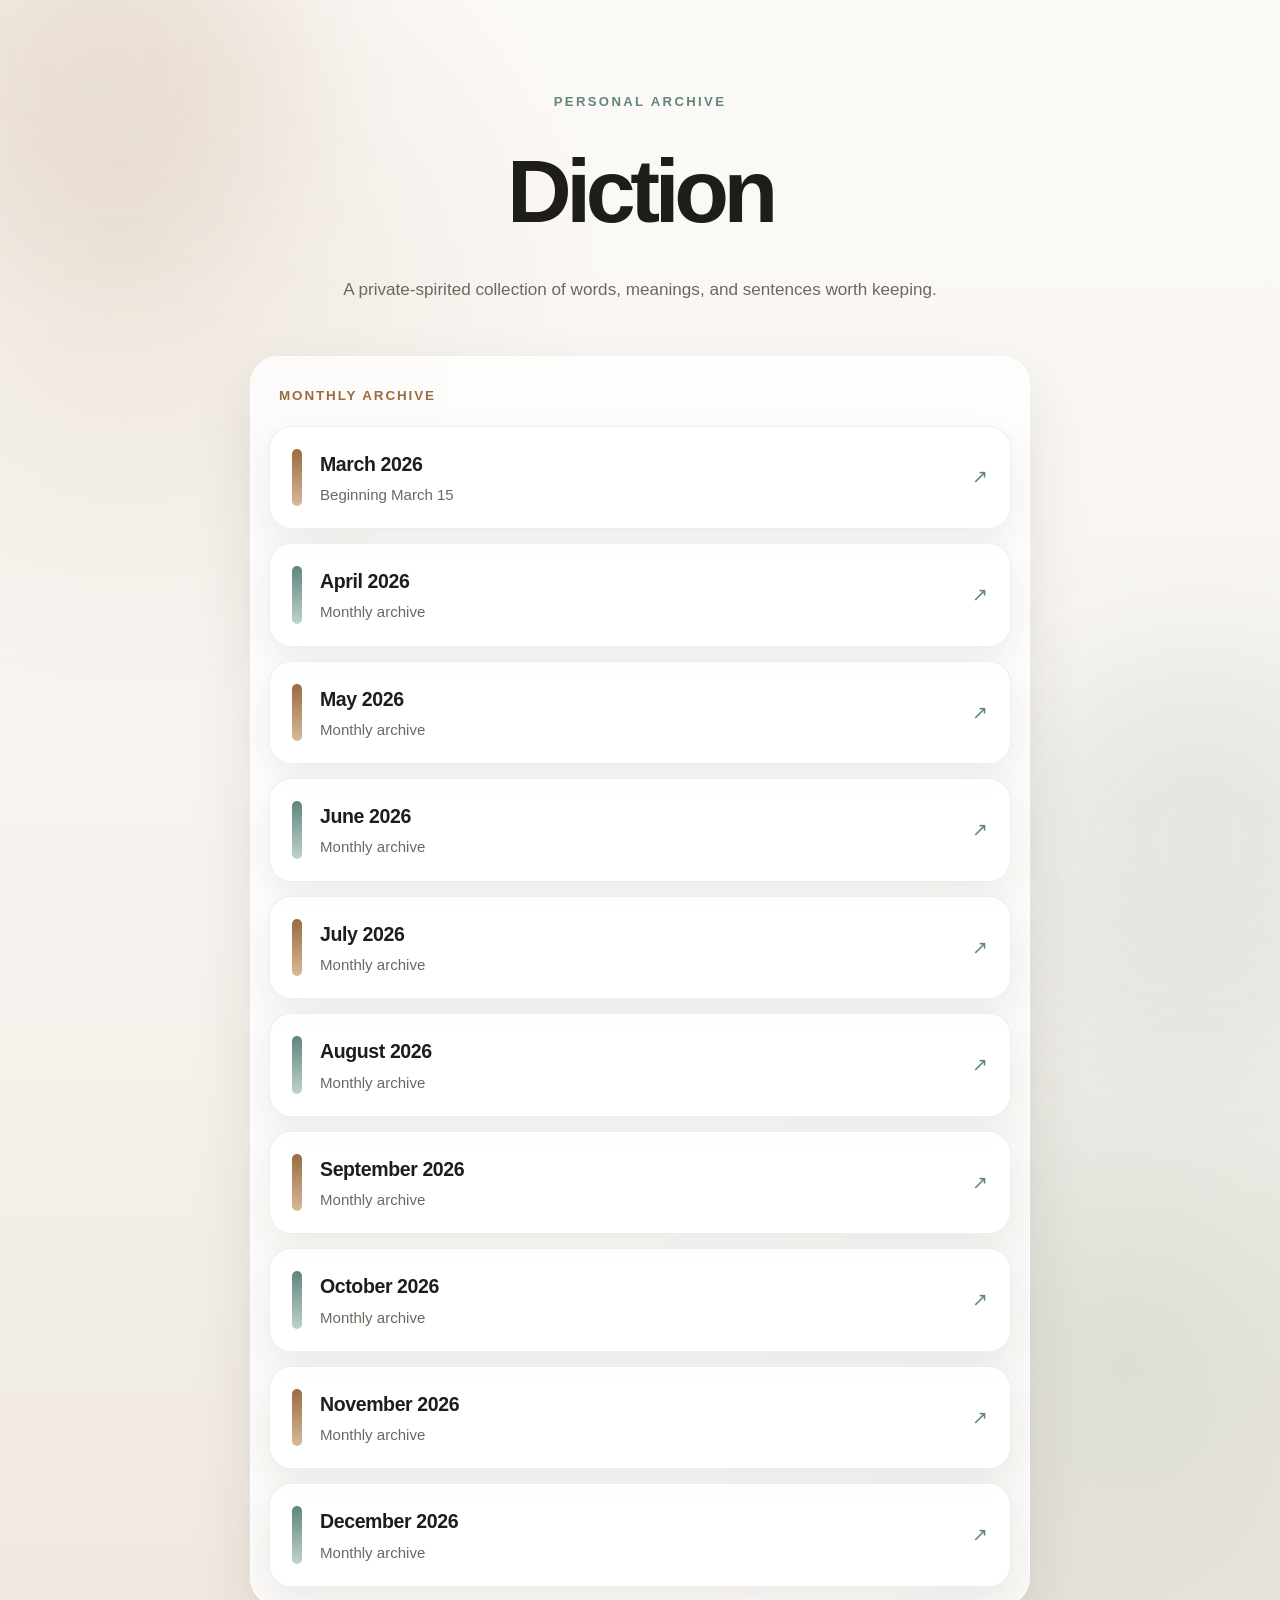
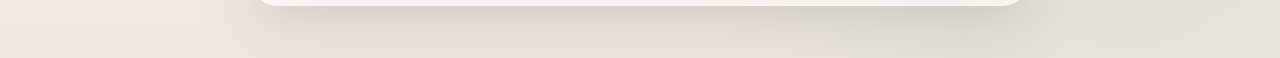
<file: index.html>
<!DOCTYPE html>
<html lang="en">
<head>
  <meta charset="UTF-8" />
  <meta name="viewport" content="width=device-width, initial-scale=1.0" />
  <title>Diction</title>
  <meta name="description" content="A personal repository of words and sentences." />
  <link rel="stylesheet" href="style.css" />
</head>
<body class="home-page">
  <div class="background-orb orb-one"></div>
  <div class="background-orb orb-two"></div>

  <main class="home-shell">
    <section class="hero-card">
      <p class="hero-kicker">Personal Archive</p>
      <h1 class="site-title">Diction</h1>
      <p class="site-subtitle">
        A private-spirited collection of words, meanings, and sentences worth keeping.
      </p>
    </section>

    <section class="archive-panel">
      <div class="archive-header">
        <span class="archive-label">Monthly Archive</span>
      </div>

      <nav class="month-grid" aria-label="Monthly archives">
        <a class="month-card" href="march-2026.html">
          <div class="month-card-accent accent-bronze"></div>
          <div class="month-card-content">
            <div class="month-card-title">March 2026</div>
            <div class="month-card-meta">Beginning March 15</div>
          </div>
          <div class="month-card-arrow">↗</div>
        </a>

        <a class="month-card" href="april-2026.html">
          <div class="month-card-accent accent-sage"></div>
          <div class="month-card-content">
            <div class="month-card-title">April 2026</div>
            <div class="month-card-meta">Monthly archive</div>
          </div>
          <div class="month-card-arrow">↗</div>
        </a>

        <a class="month-card" href="may-2026.html">
  <div class="month-card-accent accent-bronze"></div>
  <div class="month-card-content">
    <div class="month-card-title">May 2026</div>
    <div class="month-card-meta">Monthly archive</div>
  </div>
  <div class="month-card-arrow">↗</div>
</a>

        <a class="month-card" href="june-2026.html">
  <div class="month-card-accent accent-sage"></div>
  <div class="month-card-content">
    <div class="month-card-title">June 2026</div>
    <div class="month-card-meta">Monthly archive</div>
  </div>
  <div class="month-card-arrow">↗</div>
</a>

        <a class="month-card" href="july-2026.html">
  <div class="month-card-accent accent-bronze"></div>
  <div class="month-card-content">
    <div class="month-card-title">July 2026</div>
    <div class="month-card-meta">Monthly archive</div>
  </div>
  <div class="month-card-arrow">↗</div>
</a>

        <a class="month-card" href="august-2026.html">
  <div class="month-card-accent accent-sage"></div>
  <div class="month-card-content">
    <div class="month-card-title">August 2026</div>
    <div class="month-card-meta">Monthly archive</div>
  </div>
  <div class="month-card-arrow">↗</div>
</a>

        <a class="month-card" href="september-2026.html">
  <div class="month-card-accent accent-bronze"></div>
  <div class="month-card-content">
    <div class="month-card-title">September 2026</div>
    <div class="month-card-meta">Monthly archive</div>
  </div>
  <div class="month-card-arrow">↗</div>
</a>

        <a class="month-card" href="october-2026.html">
  <div class="month-card-accent accent-sage"></div>
  <div class="month-card-content">
    <div class="month-card-title">October 2026</div>
    <div class="month-card-meta">Monthly archive</div>
  </div>
  <div class="month-card-arrow">↗</div>
</a>

        <a class="month-card" href="november-2026.html">
  <div class="month-card-accent accent-bronze"></div>
  <div class="month-card-content">
    <div class="month-card-title">November 2026</div>
    <div class="month-card-meta">Monthly archive</div>
  </div>
  <div class="month-card-arrow">↗</div>
</a>

        <a class="month-card" href="december-2026.html">
  <div class="month-card-accent accent-sage"></div>
  <div class="month-card-content">
    <div class="month-card-title">December 2026</div>
    <div class="month-card-meta">Monthly archive</div>
  </div>
  <div class="month-card-arrow">↗</div>
</a>
      </nav>
    </section>
  </main>
</body>
</html>
</file>
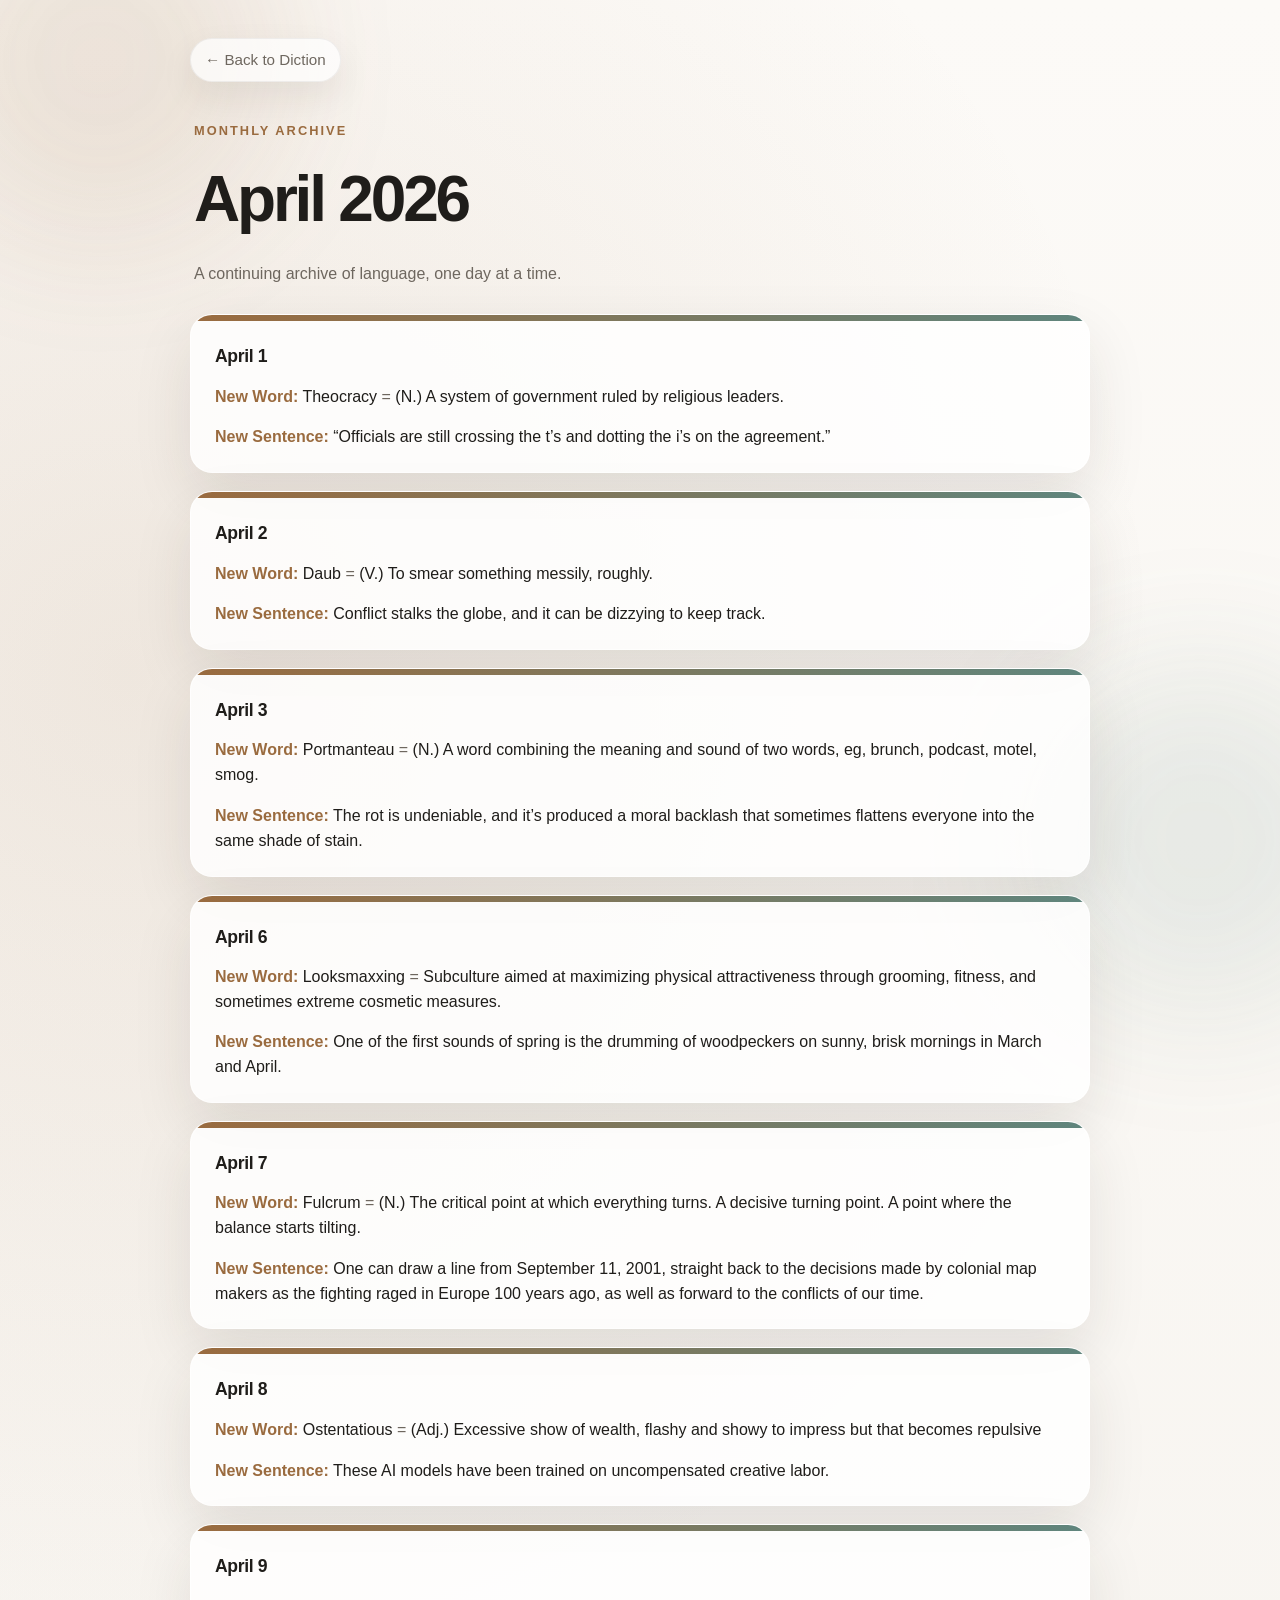
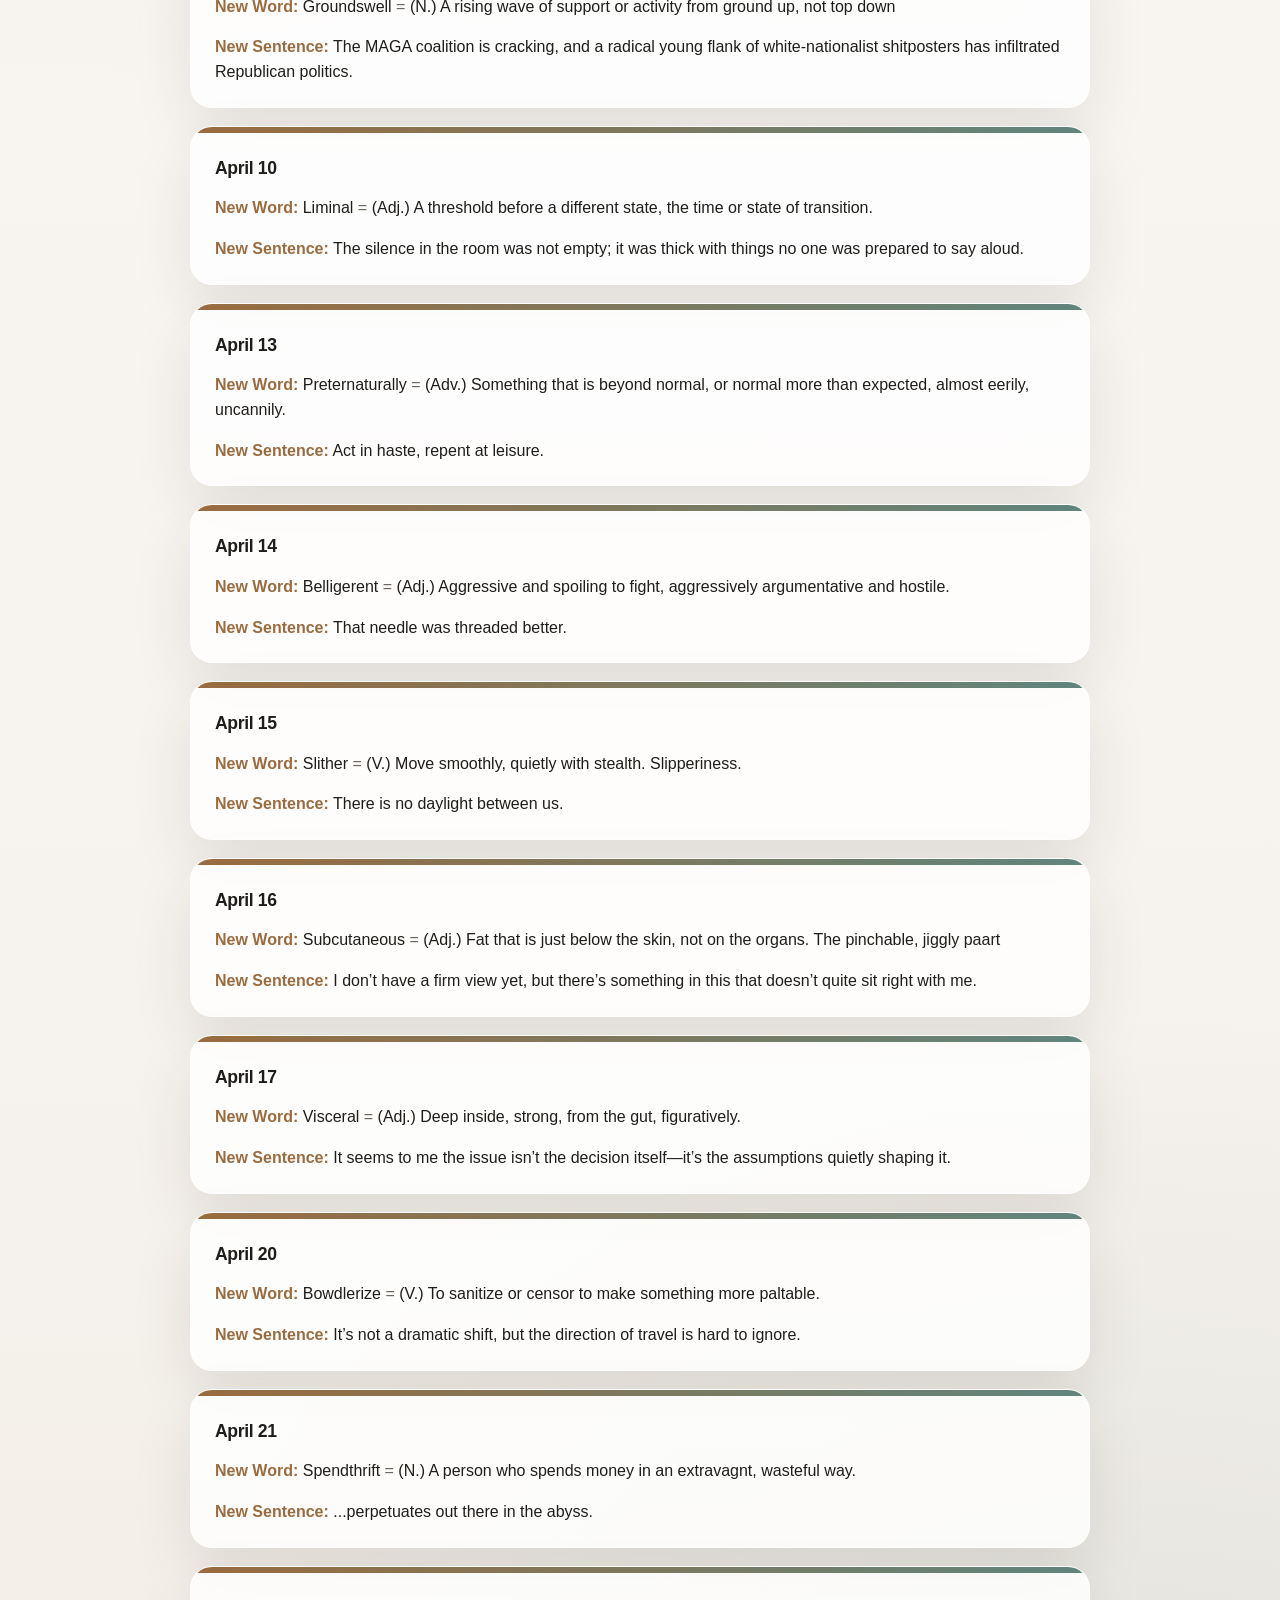
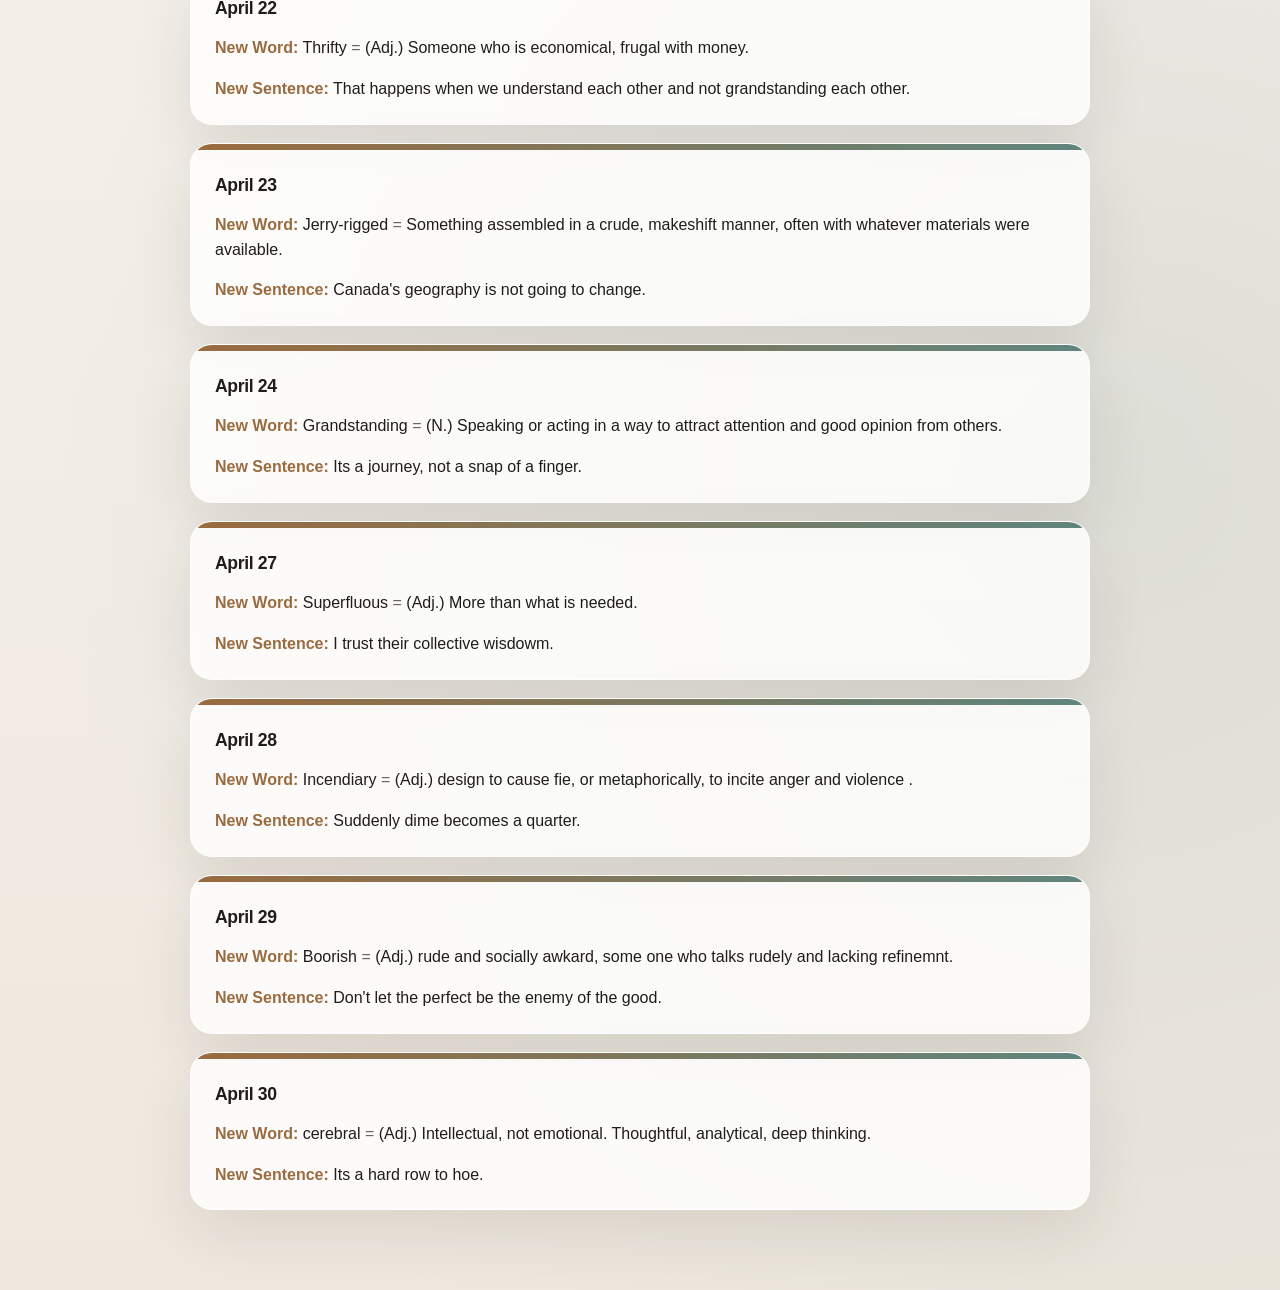
<file: april-2026.html>
<!DOCTYPE html>
<html lang="en">
<head>
  <meta charset="UTF-8" />
  <meta name="viewport" content="width=device-width, initial-scale=1.0" />
  <title>April 2026 — Diction</title>
  <meta name="description" content="April 2026 entries in Diction." />
  <link rel="stylesheet" href="style.css" />
</head>
<body class="month-page">
  <div class="background-orb orb-one"></div>
  <div class="background-orb orb-two"></div>

  <main class="month-shell">
    <div class="topbar">
      <a class="back-link" href="index.html">← Back to Diction</a>
    </div>

    <section class="month-hero">
      <div class="month-tag">Monthly Archive</div>
      <h1 class="month-title">April 2026</h1>
      <p class="month-description">
        A continuing archive of language, one day at a time.
      </p>
    </section>

    <section class="entries">
      <article class="entry-card">
        <div class="entry-topline"></div>
        <div class="entry-body">
          <h2 class="entry-date">April 1</h2>
          <span class="entry-label">New Word:</span>
            Theocracy
            <span class="entry-separator">=</span>
            (N.) A system of government ruled by religious leaders.
        </p>
          <p class="entry-line">
            <span class="entry-label">New Sentence:</span>
          “Officials are still crossing the t’s and dotting the i’s on the agreement.”
        </p>
        </div>
      </article>

      <article class="entry-card">
        <div class="entry-topline"></div>
        <div class="entry-body">
          <h2 class="entry-date">April 2</h2>
          <span class="entry-label">New Word:</span>
            Daub
            <span class="entry-separator">=</span>
            (V.) To smear something messily, roughly.
        </p>
          <p class="entry-line">
            <span class="entry-label">New Sentence:</span>
          Conflict stalks the globe, and it can be dizzying to keep track.
        </p>
        </div>
      </article>

      <article class="entry-card">
        <div class="entry-topline"></div>
        <div class="entry-body">
          <h2 class="entry-date">April 3</h2>
          <span class="entry-label">New Word:</span>
            Portmanteau
            <span class="entry-separator">=</span>
            (N.) A word combining the meaning and sound of two words, eg, brunch, podcast, motel, smog.
        </p>
          <p class="entry-line">
            <span class="entry-label">New Sentence:</span>
          The rot is undeniable, and it’s produced a moral backlash that sometimes flattens everyone into the same shade of stain.
        </p>
        </div>
      </article>

      <article class="entry-card">
        <div class="entry-topline"></div>
        <div class="entry-body">
          <h2 class="entry-date">April 6</h2>
          <span class="entry-label">New Word:</span>
            Looksmaxxing
            <span class="entry-separator">=</span>
            Subculture aimed at maximizing physical attractiveness through grooming, fitness, and sometimes extreme cosmetic measures. 
        </p>
          <p class="entry-line">
            <span class="entry-label">New Sentence:</span>
          One of the first sounds of spring is the drumming of woodpeckers on sunny, brisk mornings in March and April.
          </p>
        </div>
      </article>

      <article class="entry-card">
        <div class="entry-topline"></div>
        <div class="entry-body">
          <h2 class="entry-date">April 7</h2>
          <span class="entry-label">New Word:</span>
            Fulcrum
            <span class="entry-separator">=</span>
            (N.) The critical point at which everything turns. A decisive turning point. A point where the balance starts tilting.  
        </p>
          <p class="entry-line">
            <span class="entry-label">New Sentence:</span>
          One can draw a line from September 11, 2001, straight back to the decisions made by colonial map makers as the fighting raged in Europe 100 years ago, as well as forward to the conflicts of our time.
          </p>
        </div>
      </article>

      <article class="entry-card">
        <div class="entry-topline"></div>
        <div class="entry-body">
        <h2 class="entry-date">April 8</h2>
        <span class="entry-label">New Word:</span>
        Ostentatious
        <span class="entry-separator">=</span>
        (Adj.) Excessive show of wealth, flashy and showy to impress but that becomes repulsive
        </p>
        <p class="entry-line">
         <span class="entry-label">New Sentence:</span>
        These AI models have been trained on uncompensated creative labor.
        </p>
        </div>
      </article>
    
    <article class="entry-card">
        <div class="entry-topline"></div>
        <div class="entry-body">
        <h2 class="entry-date">April 9</h2>
        <span class="entry-label">New Word:</span>
        Groundswell
        <span class="entry-separator">=</span>
        (N.) A rising wave of support or activity from ground up, not top down
        </p>
        <p class="entry-line">
         <span class="entry-label">New Sentence:</span>
        The MAGA coalition is cracking, and a radical young flank of white-nationalist shitposters has infiltrated Republican politics.
        </p>
        </div>
      </article>

      <article class="entry-card">
        <div class="entry-topline"></div>
        <div class="entry-body">
        <h2 class="entry-date">April 10</h2>
        <span class="entry-label">New Word:</span>
        Liminal
        <span class="entry-separator">=</span>
        (Adj.) A threshold before a different state, the time or state of transition.
        </p>
        <p class="entry-line">
         <span class="entry-label">New Sentence:</span>
        The silence in the room was not empty; it was thick with things no one was prepared to say aloud.
        </p>
        </div>
      </article>

      <article class="entry-card">
        <div class="entry-topline"></div>
        <div class="entry-body">
          <h2 class="entry-date">April 13</h2>
          <span class="entry-label">New Word:</span>
            Preternaturally
            <span class="entry-separator">=</span>
            (Adv.) Something that is beyond normal, or normal more than expected, almost eerily, uncannily.
        </p>
          <p class="entry-line">
            <span class="entry-label">New Sentence:</span>
          Act in haste, repent at leisure.
        </p>
        </div>
      </article>

      <article class="entry-card">
        <div class="entry-topline"></div>
        <div class="entry-body">
          <h2 class="entry-date">April 14</h2>
          <span class="entry-label">New Word:</span>
            Belligerent
            <span class="entry-separator">=</span>
            (Adj.) Aggressive and spoiling to fight, aggressively argumentative and hostile.
        </p>
          <p class="entry-line">
            <span class="entry-label">New Sentence:</span>
          That needle was threaded better.
        </p>
        </div>
      </article>
      
    <article class="entry-card">
        <div class="entry-topline"></div>
        <div class="entry-body">
          <h2 class="entry-date">April 15</h2>
          <span class="entry-label">New Word:</span>
            Slither
            <span class="entry-separator">=</span>
            (V.) Move smoothly, quietly with stealth. Slipperiness.
        </p>
          <p class="entry-line">
            <span class="entry-label">New Sentence:</span>
          There is no daylight between us. 
        </p>
        </div>
      </article>

      <article class="entry-card">
        <div class="entry-topline"></div>
        <div class="entry-body">
          <h2 class="entry-date">April 16</h2>
          <span class="entry-label">New Word:</span>
            Subcutaneous
            <span class="entry-separator">=</span>
            (Adj.) Fat that is just below the skin, not on the organs. The pinchable, jiggly paart
        </p>
          <p class="entry-line">
            <span class="entry-label">New Sentence:</span>
          I don’t have a firm view yet, but there’s something in this that doesn’t quite sit right with me. 
        </p>
        </div>
      </article>

      <article class="entry-card">
        <div class="entry-topline"></div>
        <div class="entry-body">
          <h2 class="entry-date">April 17</h2>
          <span class="entry-label">New Word:</span>
            Visceral
            <span class="entry-separator">=</span>
            (Adj.) Deep inside, strong, from the gut, figuratively.
        </p>
          <p class="entry-line">
            <span class="entry-label">New Sentence:</span>
          It seems to me the issue isn’t the decision itself—it’s the assumptions quietly shaping it. 
        </p>
        </div>
      </article>

      <article class="entry-card">
        <div class="entry-topline"></div>
        <div class="entry-body">
          <h2 class="entry-date">April 20</h2>
          <span class="entry-label">New Word:</span>
            Bowdlerize
            <span class="entry-separator">=</span>
            (V.) To sanitize or censor to make something more paltable.
        </p>
          <p class="entry-line">
            <span class="entry-label">New Sentence:</span>
          It’s not a dramatic shift, but the direction of travel is hard to ignore. 
        </p>
        </div>
      </article>
   
    <article class="entry-card">
        <div class="entry-topline"></div>
        <div class="entry-body">
          <h2 class="entry-date">April 21</h2>
          <span class="entry-label">New Word:</span>
            Spendthrift
            <span class="entry-separator">=</span>
            (N.) A person who spends money in an extravagnt, wasteful way.
        </p>
          <p class="entry-line">
            <span class="entry-label">New Sentence:</span>
          ...perpetuates out there in the abyss. 
        </p>
        </div>
      </article>
    
    <article class="entry-card">
        <div class="entry-topline"></div>
        <div class="entry-body">
          <h2 class="entry-date">April 22</h2>
          <span class="entry-label">New Word:</span>
            Thrifty
            <span class="entry-separator">=</span>
            (Adj.) Someone who is economical, frugal with money.
        </p>
          <p class="entry-line">
            <span class="entry-label">New Sentence:</span>
          That happens when we understand each other and not grandstanding each other. 
        </p>
        </div>
      </article>
    
    <article class="entry-card">
        <div class="entry-topline"></div>
        <div class="entry-body">
          <h2 class="entry-date">April 23</h2>
          <span class="entry-label">New Word:</span>
            Jerry-rigged
            <span class="entry-separator">=</span>
            Something assembled in a crude, makeshift manner, often with whatever materials were available.
        </p>
          <p class="entry-line">
            <span class="entry-label">New Sentence:</span>
          Canada's geography is not going to change. 
        </p>
        </div>
      </article>
    
   <article class="entry-card">
        <div class="entry-topline"></div>
        <div class="entry-body">
          <h2 class="entry-date">April 24</h2>
          <span class="entry-label">New Word:</span>
            Grandstanding
            <span class="entry-separator">=</span>
            (N.) Speaking or acting in a way to attract attention and good opinion from others.
        </p>
          <p class="entry-line">
            <span class="entry-label">New Sentence:</span>
          Its a journey, not a snap of a finger. 
        </p>
        </div>
      </article>

      <article class="entry-card">
        <div class="entry-topline"></div>
        <div class="entry-body">
          <h2 class="entry-date">April 27</h2>
          <span class="entry-label">New Word:</span>
            Superfluous
            <span class="entry-separator">=</span>
            (Adj.) More than what is needed.
        </p>
          <p class="entry-line">
            <span class="entry-label">New Sentence:</span>
          I trust their collective wisdowm. 
        </p>
        </div>
      </article>

      <article class="entry-card">
        <div class="entry-topline"></div>
        <div class="entry-body">
          <h2 class="entry-date">April 28</h2>
          <span class="entry-label">New Word:</span>
            Incendiary
            <span class="entry-separator">=</span>
            (Adj.) design to cause fie, or metaphorically, to incite anger and violence .
        </p>
          <p class="entry-line">
            <span class="entry-label">New Sentence:</span>
          Suddenly dime becomes a quarter. 
        </p>
        </div>
      </article>


      <article class="entry-card">
        <div class="entry-topline"></div>
        <div class="entry-body">
          <h2 class="entry-date">April 29</h2>
          <span class="entry-label">New Word:</span>
            Boorish
            <span class="entry-separator">=</span>
            (Adj.) rude and socially awkard, some one who talks rudely and lacking refinemnt.
        </p>
          <p class="entry-line">
            <span class="entry-label">New Sentence:</span>
          Don't let the perfect be the enemy of the good. 
        </p>
        </div>
      </article>

      <article class="entry-card">
        <div class="entry-topline"></div>
        <div class="entry-body">
          <h2 class="entry-date">April 30</h2>
          <span class="entry-label">New Word:</span>
            cerebral
            <span class="entry-separator">=</span>
            (Adj.) Intellectual, not emotional. Thoughtful, analytical, deep thinking.
        </p>
          <p class="entry-line">
            <span class="entry-label">New Sentence:</span>
          Its a hard row to hoe. 
        </p>
        </div>
      </article>
    </section>
  </main>
</body>
</html>
</file>
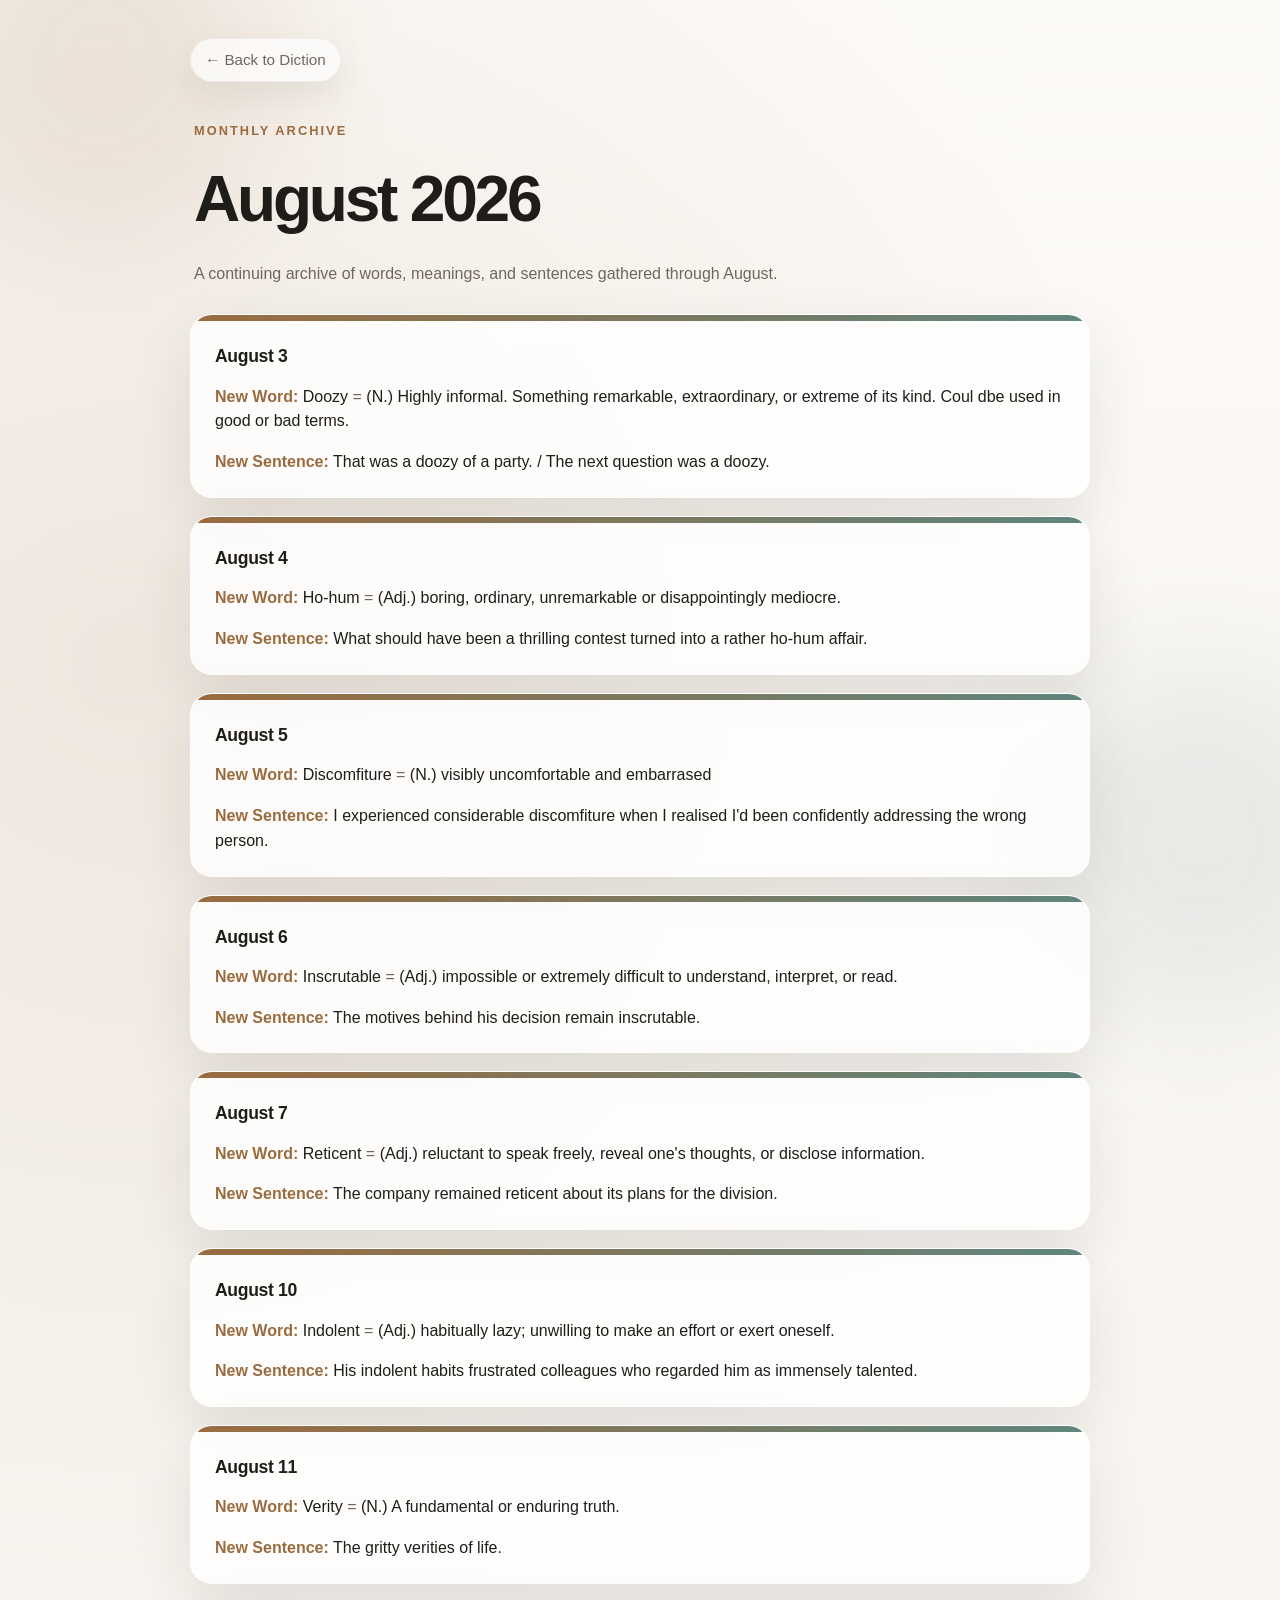
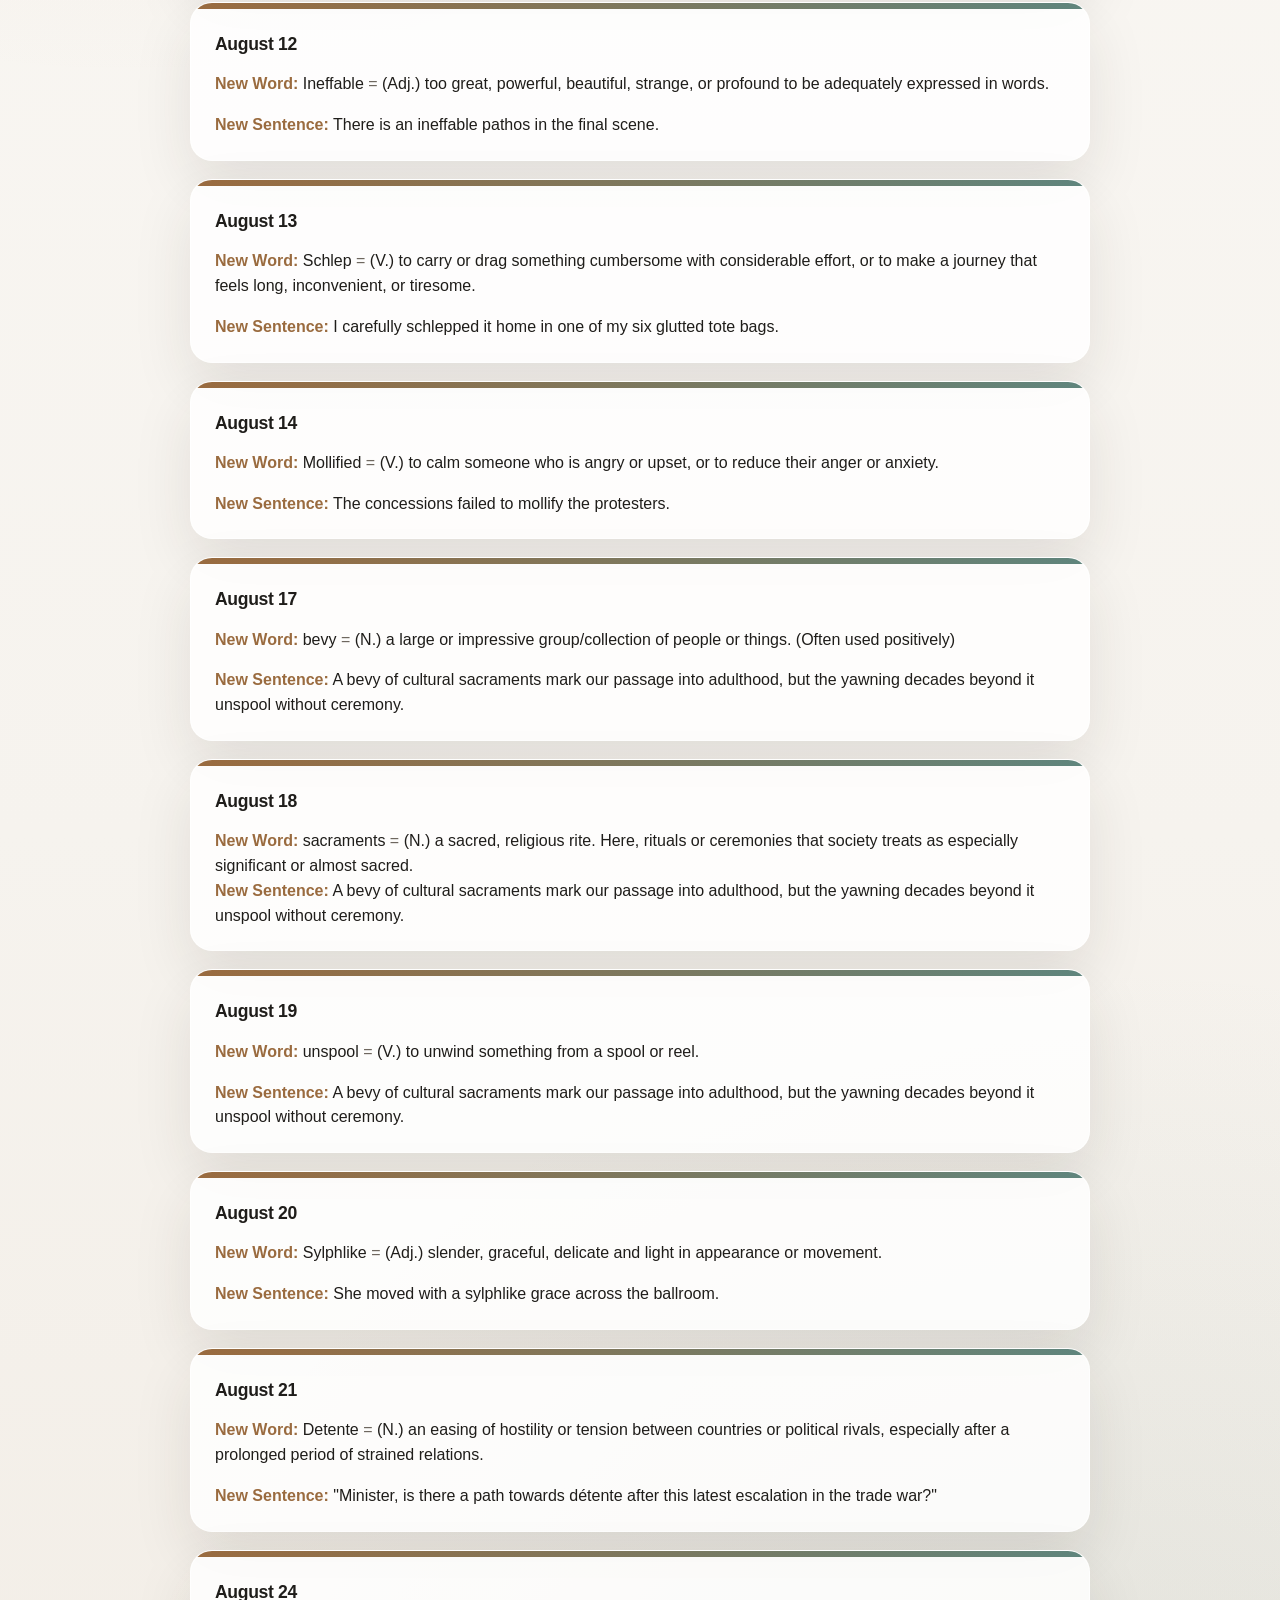
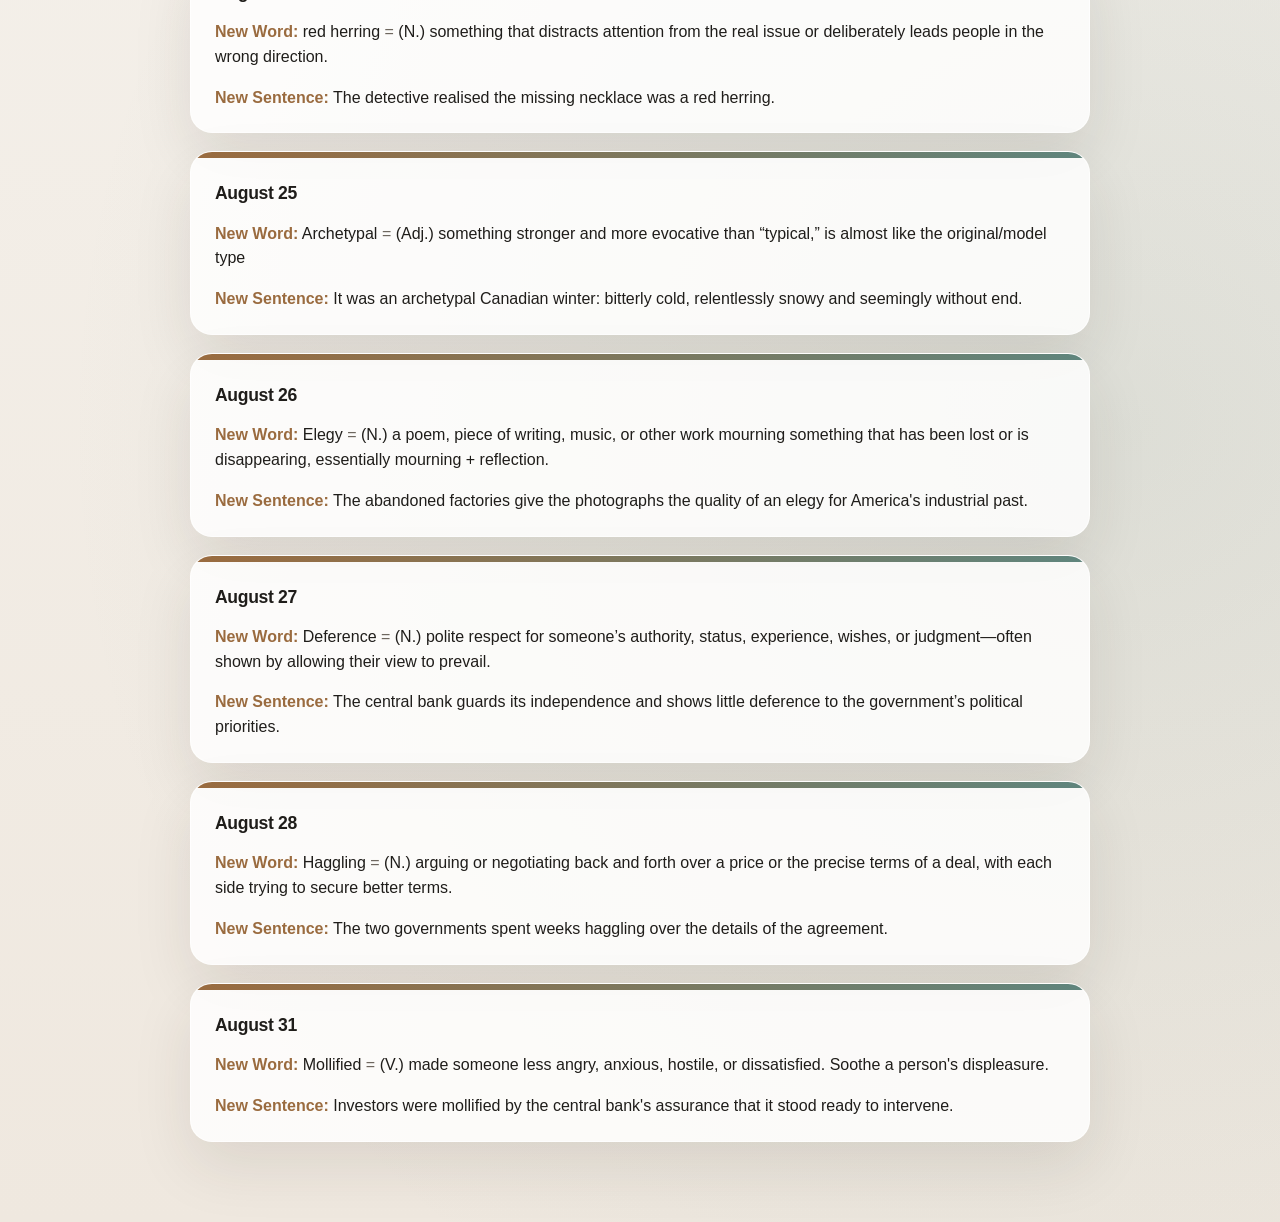
<file: august-2026.html>
<!DOCTYPE html>
<html lang="en">
<head>
  <meta charset="UTF-8" />
  <meta name="viewport" content="width=device-width, initial-scale=1.0" />
  <title>August 2026 — Diction</title>
  <meta name="description" content="August 2026 entries in Diction." />
  <link rel="stylesheet" href="style.css" />
</head>
<body class="month-page">
  <div class="background-orb orb-one"></div>
  <div class="background-orb orb-two"></div>

  <main class="month-shell">
    <div class="topbar">
      <a class="back-link" href="index.html">← Back to Diction</a>
    </div>

    <section class="month-hero">
      <div class="month-tag">Monthly Archive</div>
      <h1 class="month-title">August 2026</h1>
      <p class="month-description">
        A continuing archive of words, meanings, and sentences gathered through August.
      </p>
    </section>

    <section class="entries">  

<article class="entry-card">
        <div class="entry-topline"></div>
        <div class="entry-body">
          <h2 class="entry-date">August 3</h2>
          <span class="entry-label">New Word:</span>
            Doozy
            <span class="entry-separator">=</span>
            (N.) Highly informal. Something remarkable, extraordinary, or extreme of its kind. Coul dbe used in good or bad terms.  
        </p>
          <p class="entry-line">
            <span class="entry-label">New Sentence:</span>
          That was a doozy of a party. / The next question was a doozy. 
        </p>
        </div>
      </article>

      <article class="entry-card">
        <div class="entry-topline"></div>
        <div class="entry-body">
          <h2 class="entry-date">August 4</h2>
          <span class="entry-label">New Word:</span>
            Ho-hum
            <span class="entry-separator">=</span>
            (Adj.) boring, ordinary, unremarkable or disappointingly mediocre.   
        </p>
          <p class="entry-line">
            <span class="entry-label">New Sentence:</span>
          What should have been a thrilling contest turned into a rather ho-hum affair. 
        </p>
        </div>
      </article>


<article class="entry-card">
        <div class="entry-topline"></div>
        <div class="entry-body">
          <h2 class="entry-date">August 5</h2>
          <span class="entry-label">New Word:</span>
            Discomfiture
            <span class="entry-separator">=</span>
            (N.) visibly uncomfortable and embarrased 
        </p>
          <p class="entry-line">
            <span class="entry-label">New Sentence:</span>
          I experienced considerable discomfiture when I realised I'd been confidently addressing the wrong person.
        </p>
        </div>
      </article>

<article class="entry-card">
        <div class="entry-topline"></div>
        <div class="entry-body">
          <h2 class="entry-date">August 6</h2>
          <span class="entry-label">New Word:</span>
            Inscrutable
            <span class="entry-separator">=</span>
            (Adj.) impossible or extremely difficult to understand, interpret, or read. 
        </p>
          <p class="entry-line">
            <span class="entry-label">New Sentence:</span>
          The motives behind his decision remain inscrutable.
        </p>
        </div>
      </article>

<article class="entry-card">
        <div class="entry-topline"></div>
        <div class="entry-body">
          <h2 class="entry-date">August 7</h2>
          <span class="entry-label">New Word:</span>
            Reticent
            <span class="entry-separator">=</span>
            (Adj.) reluctant to speak freely, reveal one's thoughts, or disclose information. 
        </p>
          <p class="entry-line">
            <span class="entry-label">New Sentence:</span>
          The company remained reticent about its plans for the division.
        </p>
        </div>
      </article>

<article class="entry-card">
        <div class="entry-topline"></div>
        <div class="entry-body">
          <h2 class="entry-date">August 10</h2>
          <span class="entry-label">New Word:</span>
            Indolent
            <span class="entry-separator">=</span>
            (Adj.) habitually lazy; unwilling to make an effort or exert oneself. 
        </p>
          <p class="entry-line">
            <span class="entry-label">New Sentence:</span>
          His indolent habits frustrated colleagues who regarded him as immensely talented.
        </p>
        </div>
      </article>

<article class="entry-card">
        <div class="entry-topline"></div>
        <div class="entry-body">
          <h2 class="entry-date">August 11</h2>
          <span class="entry-label">New Word:</span>
            Verity
            <span class="entry-separator">=</span>
            (N.) A fundamental or enduring truth. 
        </p>
          <p class="entry-line">
            <span class="entry-label">New Sentence:</span>
          The gritty verities of life.
        </p>
        </div>
      </article>

<article class="entry-card">
        <div class="entry-topline"></div>
        <div class="entry-body">
          <h2 class="entry-date">August 12</h2>
          <span class="entry-label">New Word:</span>
            Ineffable
            <span class="entry-separator">=</span>
            (Adj.) too great, powerful, beautiful, strange, or profound to be adequately expressed in words. 
        </p>
          <p class="entry-line">
            <span class="entry-label">New Sentence:</span>
          There is an ineffable pathos in the final scene.
        </p>
        </div>
      </article>

<article class="entry-card">
        <div class="entry-topline"></div>
        <div class="entry-body">
          <h2 class="entry-date">August 13</h2>
          <span class="entry-label">New Word:</span>
            Schlep
            <span class="entry-separator">=</span>
            (V.) to carry or drag something cumbersome with considerable effort, or to make a journey that feels long, inconvenient, or tiresome. 
        </p>
          <p class="entry-line">
            <span class="entry-label">New Sentence:</span>
          I carefully schlepped it home in one of my six glutted tote bags.
        </p>
        </div>
      </article>

<article class="entry-card">
        <div class="entry-topline"></div>
        <div class="entry-body">
          <h2 class="entry-date">August 14</h2>
          <span class="entry-label">New Word:</span>
            Mollified
            <span class="entry-separator">=</span>
            (V.) to calm someone who is angry or upset, or to reduce their anger or anxiety. 
        </p>
          <p class="entry-line">
            <span class="entry-label">New Sentence:</span>
          The concessions failed to mollify the protesters.
        </p>
        </div>
      </article>

<article class="entry-card">
        <div class="entry-topline"></div>
        <div class="entry-body">
          <h2 class="entry-date">August 17</h2>
          <span class="entry-label">New Word:</span>
            bevy
            <span class="entry-separator">=</span>
            (N.) a large or impressive group/collection of people or things. (Often used positively) 
        </p>
          <p class="entry-line">
            <span class="entry-label">New Sentence:</span>
          A bevy of cultural sacraments mark our passage into adulthood, but the yawning decades beyond it unspool without ceremony.
        </p>
        </div>
      </article>

<article class="entry-card">
        <div class="entry-topline"></div>
        <div class="entry-body">
          <h2 class="entry-date">August 18</h2>
          <span class="entry-label">New Word:</span>
            sacraments
            <span class="entry-separator">=</span>
            (N.) a sacred, religious rite. Here, rituals or ceremonies that society treats as especially significant or almost sacred.
          <p class="entry-line">
            <span class="entry-label">New Sentence:</span>
           A bevy of cultural sacraments mark our passage into adulthood, but the yawning decades beyond it unspool without ceremony.
        </p>
        </div>
      </article>

<article class="entry-card">
        <div class="entry-topline"></div>
        <div class="entry-body">
          <h2 class="entry-date">August 19</h2>
          <span class="entry-label">New Word:</span>
            unspool
            <span class="entry-separator">=</span>
            (V.) to unwind something from a spool or reel. 
        </p>
          <p class="entry-line">
            <span class="entry-label">New Sentence:</span>
          A bevy of cultural sacraments mark our passage into adulthood, but the yawning decades beyond it unspool without ceremony.
        </p>
        </div>
      </article>

      
      <article class="entry-card">
        <div class="entry-topline"></div>
        <div class="entry-body">
          <h2 class="entry-date">August 20</h2>
          <span class="entry-label">New Word:</span>
            Sylphlike
            <span class="entry-separator">=</span>
            (Adj.) slender, graceful, delicate and light in appearance or movement. 
        </p>
          <p class="entry-line">
            <span class="entry-label">New Sentence:</span>
          She moved with a sylphlike grace across the ballroom.
        </p>
        </div>
      </article>
      
      <article class="entry-card">
        <div class="entry-topline"></div>
        <div class="entry-body">
          <h2 class="entry-date">August 21</h2>
          <span class="entry-label">New Word:</span>
            Detente
            <span class="entry-separator">=</span>
            (N.) an easing of hostility or tension between countries or political rivals, especially after a prolonged period of strained relations. 
        </p>
          <p class="entry-line">
            <span class="entry-label">New Sentence:</span>
          "Minister, is there a path towards détente after this latest escalation in the trade war?"
        </p>
        </div>
      </article>

      <article class="entry-card">
        <div class="entry-topline"></div>
        <div class="entry-body">
          <h2 class="entry-date">August 24</h2>
          <span class="entry-label">New Word:</span>
            red herring
            <span class="entry-separator">=</span>
            (N.) something that distracts attention from the real issue or deliberately leads people in the wrong direction. 
        </p>
          <p class="entry-line">
            <span class="entry-label">New Sentence:</span>
          The detective realised the missing necklace was a red herring.
        </p>
        </div>
      </article>

      <article class="entry-card">
        <div class="entry-topline"></div>
        <div class="entry-body">
          <h2 class="entry-date">August 25</h2>
          <span class="entry-label">New Word:</span>
            Archetypal
            <span class="entry-separator">=</span>
            (Adj.) something stronger and more evocative than “typical,” is almost like the original/model type
        </p>
          <p class="entry-line">
            <span class="entry-label">New Sentence:</span>
          It was an archetypal Canadian winter: bitterly cold, relentlessly snowy and seemingly without end.
        </p>
        </div>
      </article>

      <article class="entry-card">
        <div class="entry-topline"></div>
        <div class="entry-body">
          <h2 class="entry-date">August 26</h2>
          <span class="entry-label">New Word:</span>
            Elegy
            <span class="entry-separator">=</span>
            (N.) a poem, piece of writing, music, or other work mourning something that has been lost or is disappearing, essentially mourning + reflection.
        </p>
          <p class="entry-line">
            <span class="entry-label">New Sentence:</span>
          The abandoned factories give the photographs the quality of an elegy for America's industrial past.
        </p>
        </div>
      </article>

      <article class="entry-card">
        <div class="entry-topline"></div>
        <div class="entry-body">
          <h2 class="entry-date">August 27</h2>
          <span class="entry-label">New Word:</span>
            Deference
            <span class="entry-separator">=</span>
            (N.) polite respect for someone’s authority, status, experience, wishes, or judgment—often shown by allowing their view to prevail.
        </p>
          <p class="entry-line">
            <span class="entry-label">New Sentence:</span>
          The central bank guards its independence and shows little deference to the government’s political priorities.
        </p>
        </div>
      </article>

      <article class="entry-card">
        <div class="entry-topline"></div>
        <div class="entry-body">
          <h2 class="entry-date">August 28</h2>
          <span class="entry-label">New Word:</span>
            Haggling
            <span class="entry-separator">=</span>
            (N.) arguing or negotiating back and forth over a price or the precise terms of a deal, with each side trying to secure better terms.
        </p>
          <p class="entry-line">
            <span class="entry-label">New Sentence:</span>
          The two governments spent weeks haggling over the details of the agreement.
        </p>
        </div>
      </article>

      
      <article class="entry-card">
        <div class="entry-topline"></div>
        <div class="entry-body">
          <h2 class="entry-date">August 31</h2>
          <span class="entry-label">New Word:</span>
            Mollified
            <span class="entry-separator">=</span>
            (V.) made someone less angry, anxious, hostile, or dissatisfied. Soothe a person's displeasure.   
        </p>
          <p class="entry-line">
            <span class="entry-label">New Sentence:</span>
          Investors were mollified by the central bank's assurance that it stood ready to intervene.
          </p>
        </div>
      </article>
      
    </section>
  </main>
</body>
</html>
</file>
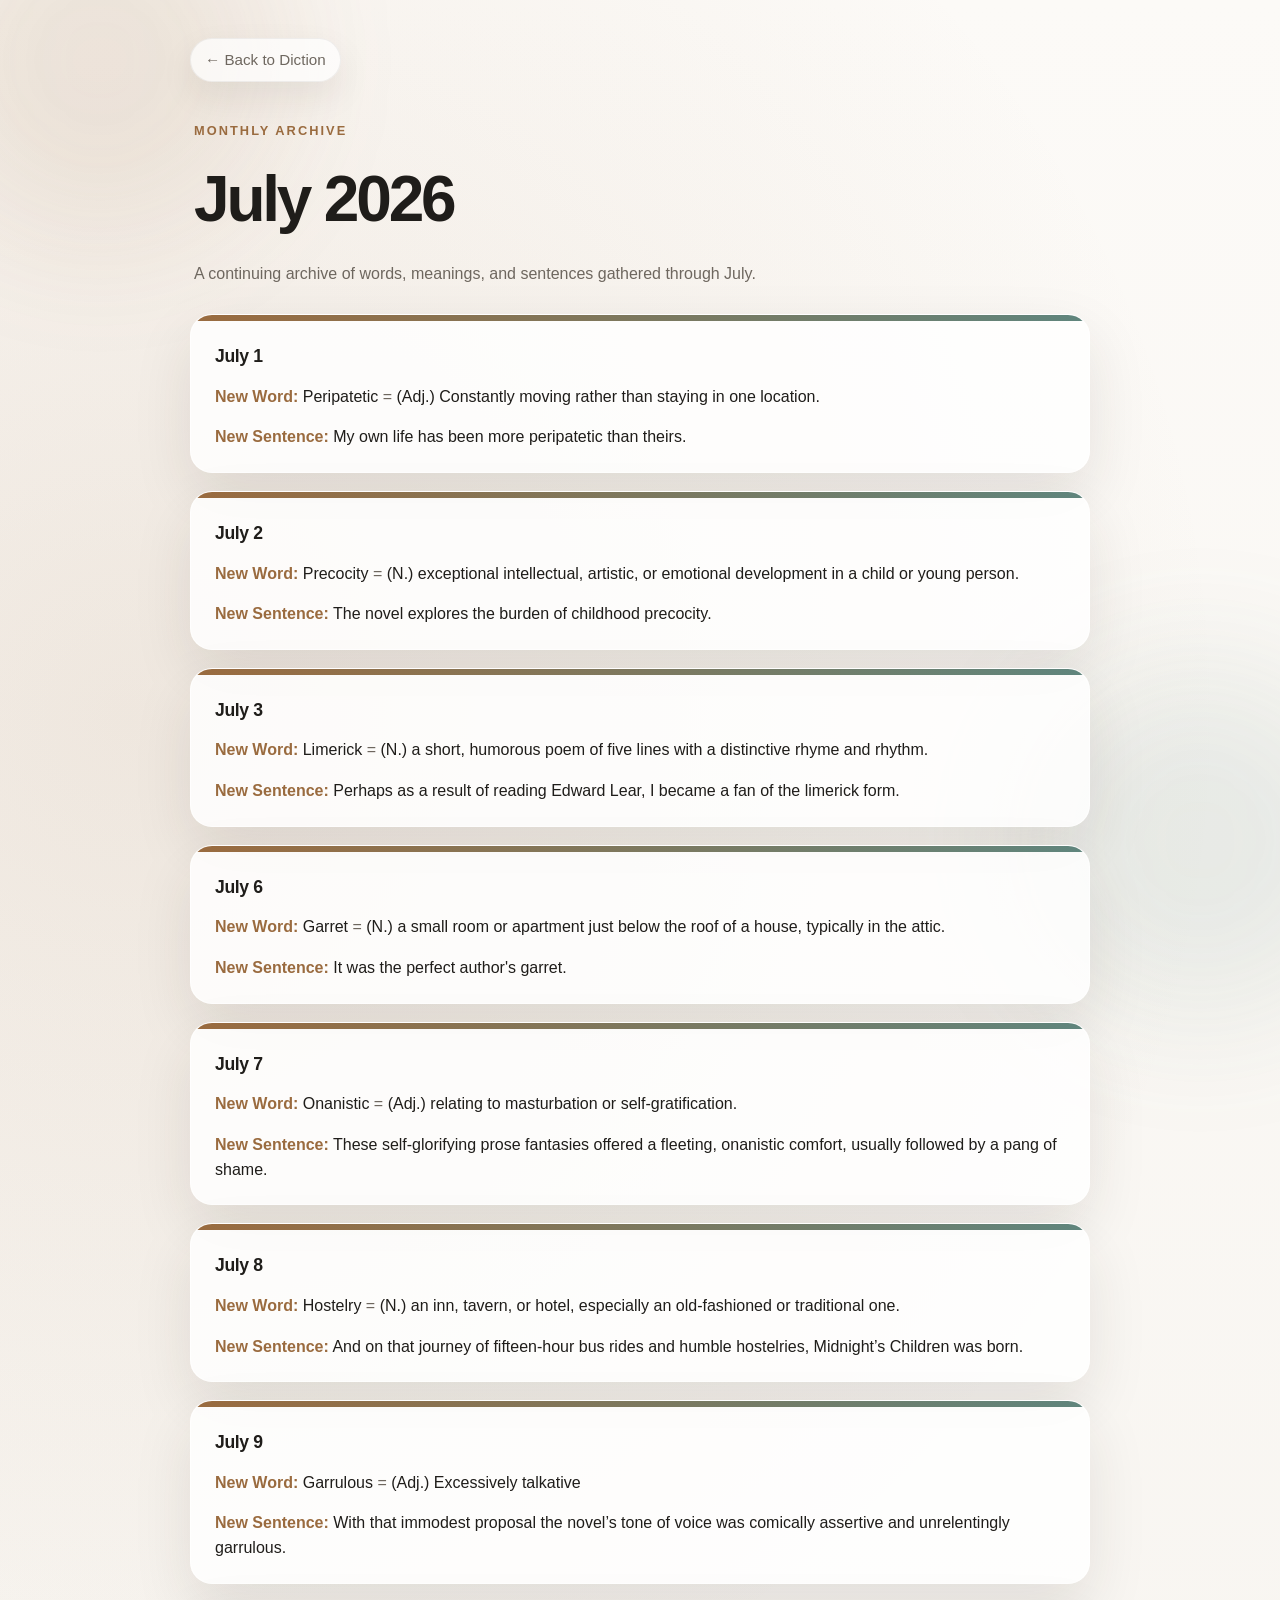
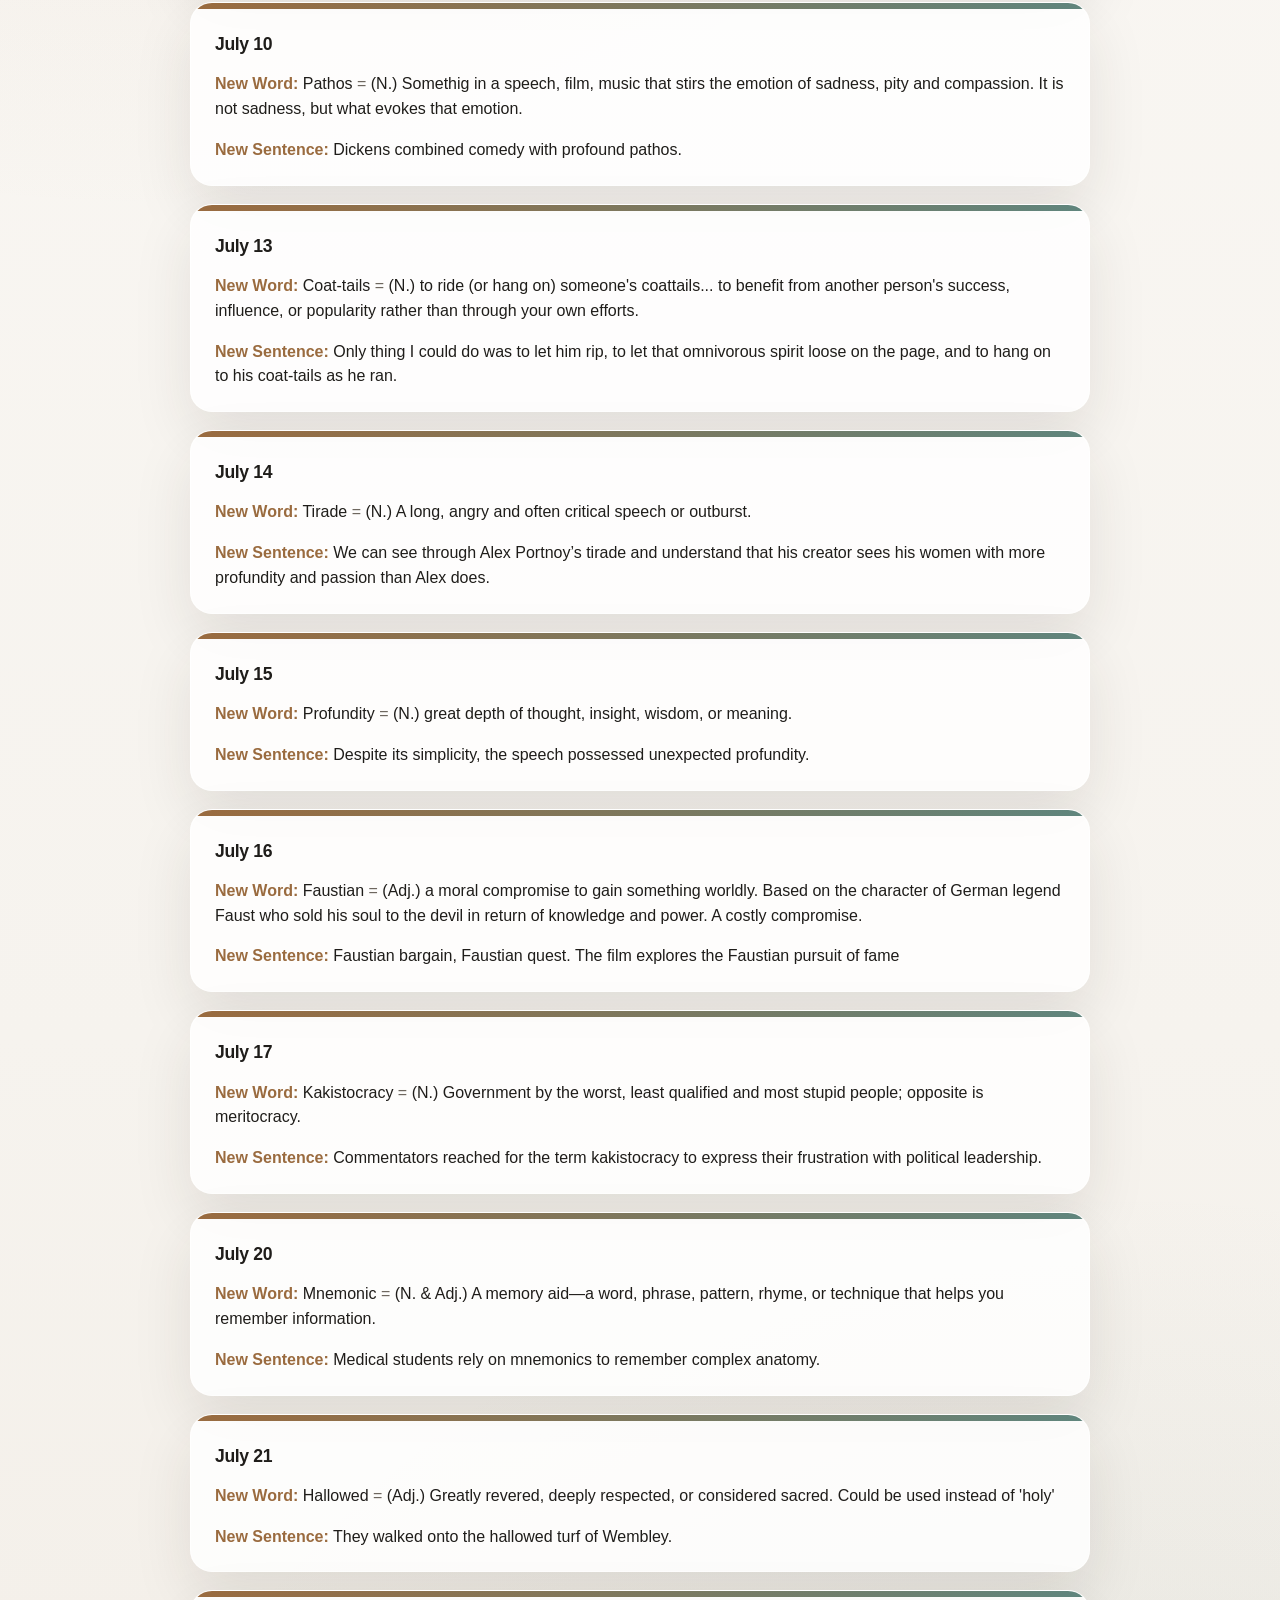
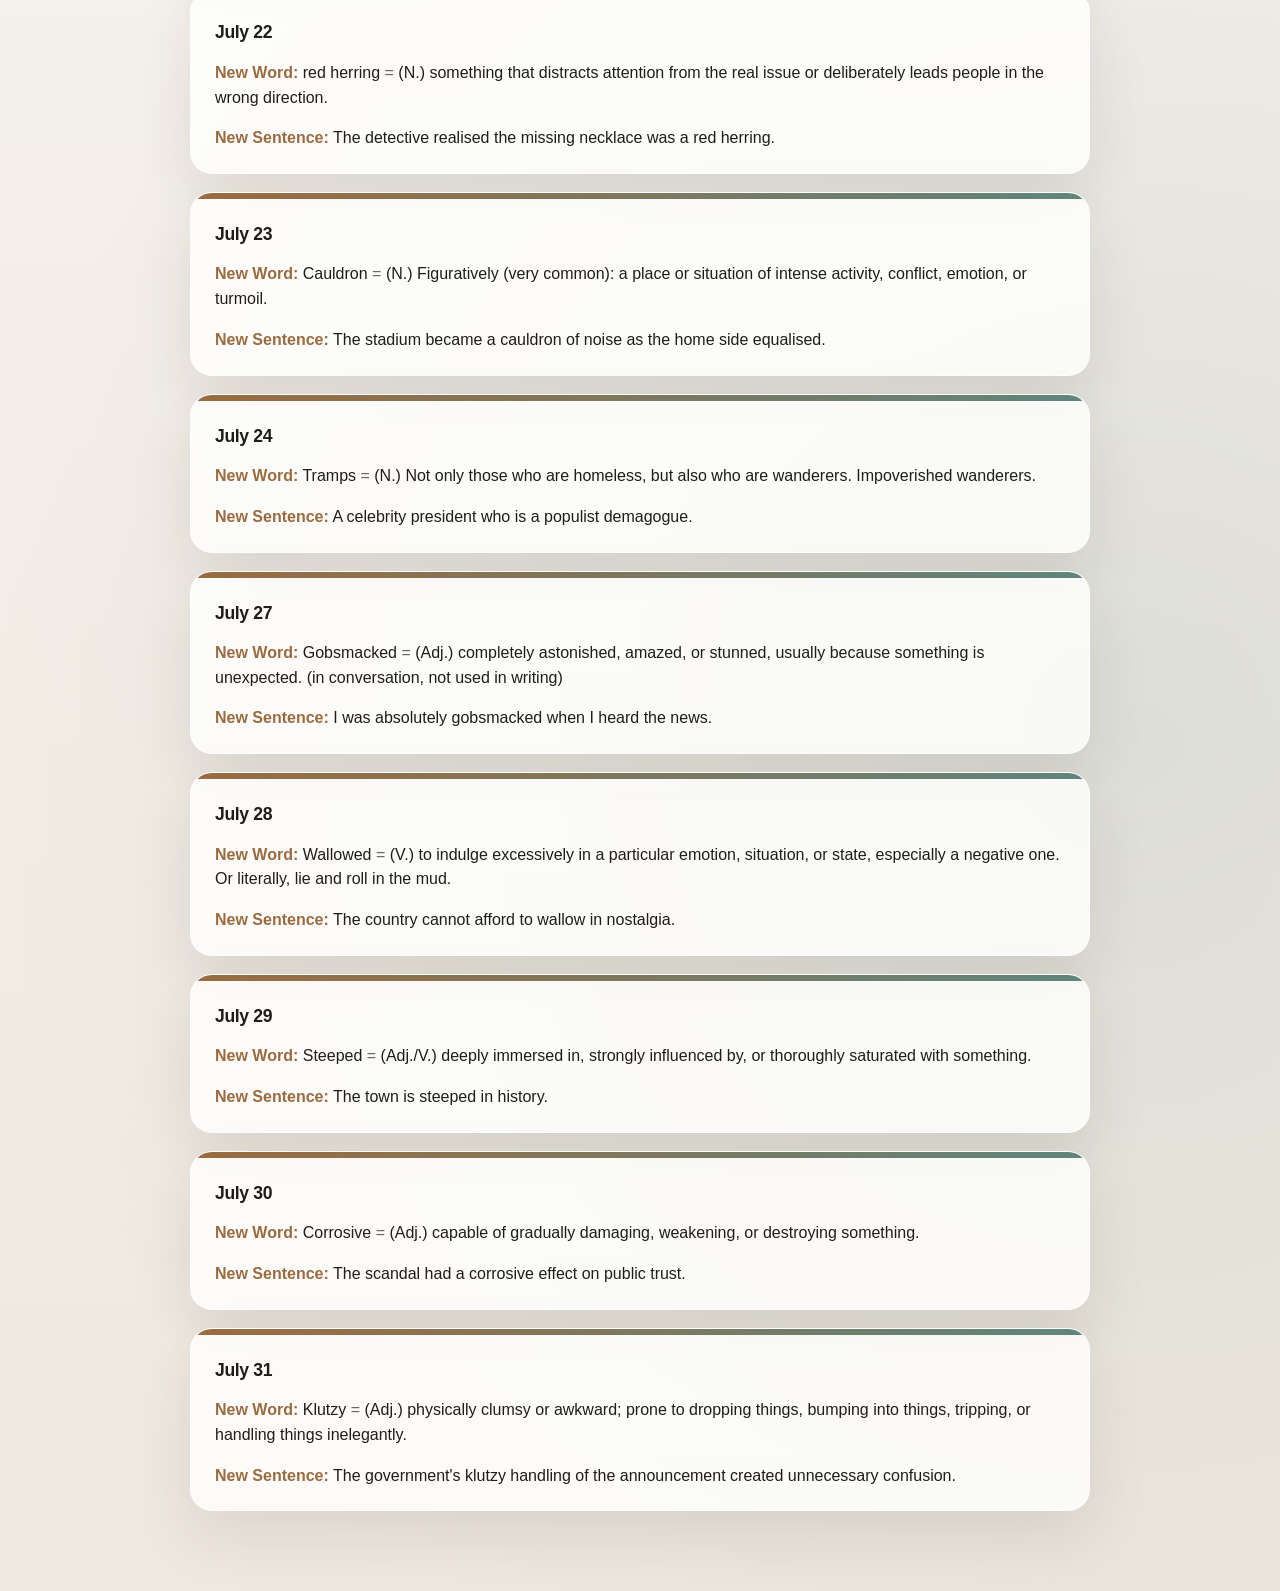
<file: july-2026.html>
<!DOCTYPE html>
<html lang="en">
<head>
  <meta charset="UTF-8" />
  <meta name="viewport" content="width=device-width, initial-scale=1.0" />
  <title>July 2026 — Diction</title>
  <meta name="description" content="July 2026 entries in Diction." />
  <link rel="stylesheet" href="style.css" />
</head>
<body class="month-page">
  <div class="background-orb orb-one"></div>
  <div class="background-orb orb-two"></div>

  <main class="month-shell">
    <div class="topbar">
      <a class="back-link" href="index.html">← Back to Diction</a>
    </div>

    <section class="month-hero">
      <div class="month-tag">Monthly Archive</div>
      <h1 class="month-title">July 2026</h1>
      <p class="month-description">
        A continuing archive of words, meanings, and sentences gathered through July.
      </p>
    </section>

    <section class="entries">  

<article class="entry-card">
        <div class="entry-topline"></div>
        <div class="entry-body">
          <h2 class="entry-date">July 1</h2>
          <span class="entry-label">New Word:</span>
            Peripatetic
            <span class="entry-separator">=</span>
            (Adj.) Constantly moving rather than staying in one location.  
        </p>
          <p class="entry-line">
            <span class="entry-label">New Sentence:</span>
          My own life has been more peripatetic than theirs. 
        </p>
        </div>
      </article>

      <article class="entry-card">
        <div class="entry-topline"></div>
        <div class="entry-body">
          <h2 class="entry-date">July 2</h2>
          <span class="entry-label">New Word:</span>
            Precocity
            <span class="entry-separator">=</span>
            (N.) exceptional intellectual, artistic, or emotional development in a child or young person.   
        </p>
          <p class="entry-line">
            <span class="entry-label">New Sentence:</span>
          The novel explores the burden of childhood precocity. 
        </p>
        </div>
      </article>


<article class="entry-card">
        <div class="entry-topline"></div>
        <div class="entry-body">
          <h2 class="entry-date">July 3</h2>
          <span class="entry-label">New Word:</span>
            Limerick
            <span class="entry-separator">=</span>
            (N.) a short, humorous poem of five lines with a distinctive rhyme and rhythm. 
        </p>
          <p class="entry-line">
            <span class="entry-label">New Sentence:</span>
          Perhaps as a result of reading Edward Lear, I became a fan of the limerick form.
        </p>
        </div>
      </article>

<article class="entry-card">
        <div class="entry-topline"></div>
        <div class="entry-body">
          <h2 class="entry-date">July 6</h2>
          <span class="entry-label">New Word:</span>
            Garret
            <span class="entry-separator">=</span>
            (N.) a small room or apartment just below the roof of a house, typically in the attic. 
        </p>
          <p class="entry-line">
            <span class="entry-label">New Sentence:</span>
          It was the perfect author's garret.
        </p>
        </div>
      </article>

<article class="entry-card">
        <div class="entry-topline"></div>
        <div class="entry-body">
          <h2 class="entry-date">July 7</h2>
          <span class="entry-label">New Word:</span>
            Onanistic
            <span class="entry-separator">=</span>
            (Adj.) relating to masturbation or self-gratification. 
        </p>
          <p class="entry-line">
            <span class="entry-label">New Sentence:</span>
          These self-glorifying prose fantasies offered a fleeting, onanistic comfort, usually followed by a pang of shame.
        </p>
        </div>
      </article>

<article class="entry-card">
        <div class="entry-topline"></div>
        <div class="entry-body">
          <h2 class="entry-date">July 8</h2>
          <span class="entry-label">New Word:</span>
            Hostelry
            <span class="entry-separator">=</span>
            (N.) an inn, tavern, or hotel, especially an old-fashioned or traditional one. 
        </p>
          <p class="entry-line">
            <span class="entry-label">New Sentence:</span>
          And on that journey of fifteen-hour bus rides and humble hostelries, Midnight’s Children was born.
        </p>
        </div>
      </article>

<article class="entry-card">
        <div class="entry-topline"></div>
        <div class="entry-body">
          <h2 class="entry-date">July 9</h2>
          <span class="entry-label">New Word:</span>
            Garrulous
            <span class="entry-separator">=</span>
            (Adj.) Excessively talkative 
        </p>
          <p class="entry-line">
            <span class="entry-label">New Sentence:</span>
          With that immodest proposal the novel’s tone of voice was comically assertive and unrelentingly garrulous.
        </p>
        </div>
      </article>

<article class="entry-card">
        <div class="entry-topline"></div>
        <div class="entry-body">
          <h2 class="entry-date">July 10</h2>
          <span class="entry-label">New Word:</span>
            Pathos
            <span class="entry-separator">=</span>
            (N.) Somethig in a speech, film, music that stirs the emotion of sadness, pity and compassion. It is not sadness, but what evokes that emotion. 
        </p>
          <p class="entry-line">
            <span class="entry-label">New Sentence:</span>
          Dickens combined comedy with profound pathos.
        </p>
        </div>
      </article>

<article class="entry-card">
        <div class="entry-topline"></div>
        <div class="entry-body">
          <h2 class="entry-date">July 13</h2>
          <span class="entry-label">New Word:</span>
            Coat-tails
            <span class="entry-separator">=</span>
            (N.) to ride (or hang on) someone's coattails... to benefit from another person's success, influence, or popularity rather than through your own efforts. 
        </p>
          <p class="entry-line">
            <span class="entry-label">New Sentence:</span>
          Only thing I could do was to let him rip, to let that omnivorous spirit loose on the page, and to hang on to his coat-tails as he ran.
        </p>
        </div>
      </article>

<article class="entry-card">
        <div class="entry-topline"></div>
        <div class="entry-body">
          <h2 class="entry-date">July 14</h2>
          <span class="entry-label">New Word:</span>
            Tirade
            <span class="entry-separator">=</span>
            (N.) A long, angry and often critical speech or outburst. 
        </p>
          <p class="entry-line">
            <span class="entry-label">New Sentence:</span>
          We can see through Alex Portnoy’s tirade and understand that his creator sees his women with more profundity and passion than Alex does.
        </p>
        </div>
      </article>

<article class="entry-card">
        <div class="entry-topline"></div>
        <div class="entry-body">
          <h2 class="entry-date">July 15</h2>
          <span class="entry-label">New Word:</span>
            Profundity
            <span class="entry-separator">=</span>
            (N.) great depth of thought, insight, wisdom, or meaning. 
        </p>
          <p class="entry-line">
            <span class="entry-label">New Sentence:</span>
          Despite its simplicity, the speech possessed unexpected profundity.
        </p>
        </div>
      </article>

<article class="entry-card">
        <div class="entry-topline"></div>
        <div class="entry-body">
          <h2 class="entry-date">July 16</h2>
          <span class="entry-label">New Word:</span>
            Faustian
            <span class="entry-separator">=</span>
            (Adj.) a moral compromise to gain something worldly. Based on the character of German legend Faust who sold his soul to the devil in return of knowledge and power. A costly compromise.
        </p>
          <p class="entry-line">
            <span class="entry-label">New Sentence:</span>
           Faustian bargain, Faustian quest. The film explores the Faustian pursuit of fame
        </p>
        </div>
      </article>

<article class="entry-card">
        <div class="entry-topline"></div>
        <div class="entry-body">
          <h2 class="entry-date">July 17</h2>
          <span class="entry-label">New Word:</span>
            Kakistocracy
            <span class="entry-separator">=</span>
            (N.) Government by the worst, least qualified and most stupid people; opposite is meritocracy. 
        </p>
          <p class="entry-line">
            <span class="entry-label">New Sentence:</span>
          Commentators reached for the term kakistocracy to express their frustration with political leadership.
        </p>
        </div>
      </article>

      
      <article class="entry-card">
        <div class="entry-topline"></div>
        <div class="entry-body">
          <h2 class="entry-date">July 20</h2>
          <span class="entry-label">New Word:</span>
            Mnemonic
            <span class="entry-separator">=</span>
            (N. & Adj.) A memory aid—a word, phrase, pattern, rhyme, or technique that helps you remember information. 
        </p>
          <p class="entry-line">
            <span class="entry-label">New Sentence:</span>
          Medical students rely on mnemonics to remember complex anatomy.
        </p>
        </div>
      </article>
      
      <article class="entry-card">
        <div class="entry-topline"></div>
        <div class="entry-body">
          <h2 class="entry-date">July 21</h2>
          <span class="entry-label">New Word:</span>
            Hallowed
            <span class="entry-separator">=</span>
            (Adj.) Greatly revered, deeply respected, or considered sacred. Could be used instead of 'holy' 
        </p>
          <p class="entry-line">
            <span class="entry-label">New Sentence:</span>
          They walked onto the hallowed turf of Wembley.
        </p>
        </div>
      </article>

      <article class="entry-card">
        <div class="entry-topline"></div>
        <div class="entry-body">
          <h2 class="entry-date">July 22</h2>
          <span class="entry-label">New Word:</span>
            red herring
            <span class="entry-separator">=</span>
            (N.) something that distracts attention from the real issue or deliberately leads people in the wrong direction. 
        </p>
          <p class="entry-line">
            <span class="entry-label">New Sentence:</span>
          The detective realised the missing necklace was a red herring.
        </p>
        </div>
      </article>

      <article class="entry-card">
        <div class="entry-topline"></div>
        <div class="entry-body">
          <h2 class="entry-date">July 23</h2>
          <span class="entry-label">New Word:</span>
            Cauldron
            <span class="entry-separator">=</span>
            (N.) Figuratively (very common): a place or situation of intense activity, conflict, emotion, or turmoil. 
        </p>
          <p class="entry-line">
            <span class="entry-label">New Sentence:</span>
          The stadium became a cauldron of noise as the home side equalised.
        </p>
        </div>
      </article>

      <article class="entry-card">
        <div class="entry-topline"></div>
        <div class="entry-body">
          <h2 class="entry-date">July 24</h2>
          <span class="entry-label">New Word:</span>
            Tramps
            <span class="entry-separator">=</span>
            (N.) Not only those who are homeless, but also who are wanderers. Impoverished wanderers.
        </p>
          <p class="entry-line">
            <span class="entry-label">New Sentence:</span>
          A celebrity president who is a populist demagogue.
        </p>
        </div>
      </article>

      <article class="entry-card">
        <div class="entry-topline"></div>
        <div class="entry-body">
          <h2 class="entry-date">July 27</h2>
          <span class="entry-label">New Word:</span>
            Gobsmacked
            <span class="entry-separator">=</span>
            (Adj.) completely astonished, amazed, or stunned, usually because something is unexpected. (in conversation, not used in writing)
        </p>
          <p class="entry-line">
            <span class="entry-label">New Sentence:</span>
          I was absolutely gobsmacked when I heard the news.
        </p>
        </div>
      </article>

      <article class="entry-card">
        <div class="entry-topline"></div>
        <div class="entry-body">
          <h2 class="entry-date">July 28</h2>
          <span class="entry-label">New Word:</span>
            Wallowed
            <span class="entry-separator">=</span>
            (V.) to indulge excessively in a particular emotion, situation, or state, especially a negative one. Or literally, lie and roll in the mud.
        </p>
          <p class="entry-line">
            <span class="entry-label">New Sentence:</span>
          The country cannot afford to wallow in nostalgia.
        </p>
        </div>
      </article>

      
      <article class="entry-card">
        <div class="entry-topline"></div>
        <div class="entry-body">
          <h2 class="entry-date">July 29</h2>
          <span class="entry-label">New Word:</span>
            Steeped
            <span class="entry-separator">=</span>
            (Adj./V.) deeply immersed in, strongly influenced by, or thoroughly saturated with something.   
        </p>
          <p class="entry-line">
            <span class="entry-label">New Sentence:</span>
          The town is steeped in history. 
          </p>
        </div>
      </article>

      <article class="entry-card">
        <div class="entry-topline"></div>
        <div class="entry-body">
          <h2 class="entry-date">July 30</h2>
          <span class="entry-label">New Word:</span>
            Corrosive
            <span class="entry-separator">=</span>
            (Adj.) capable of gradually damaging, weakening, or destroying something.   
        </p>
          <p class="entry-line">
            <span class="entry-label">New Sentence:</span>
          The scandal had a corrosive effect on public trust. 
          </p>
        </div>
      </article>

      <article class="entry-card">
        <div class="entry-topline"></div>
        <div class="entry-body">
          <h2 class="entry-date">July 31</h2>
          <span class="entry-label">New Word:</span>
            Klutzy
            <span class="entry-separator">=</span>
            (Adj.) physically clumsy or awkward; prone to dropping things, bumping into things, tripping, or handling things inelegantly.  
        </p>
          <p class="entry-line">
            <span class="entry-label">New Sentence:</span>
          The government's klutzy handling of the announcement created unnecessary confusion. 
          </p>
        </div>
      </article>
      
    </section>
  </main>
</body>
</html>
</file>
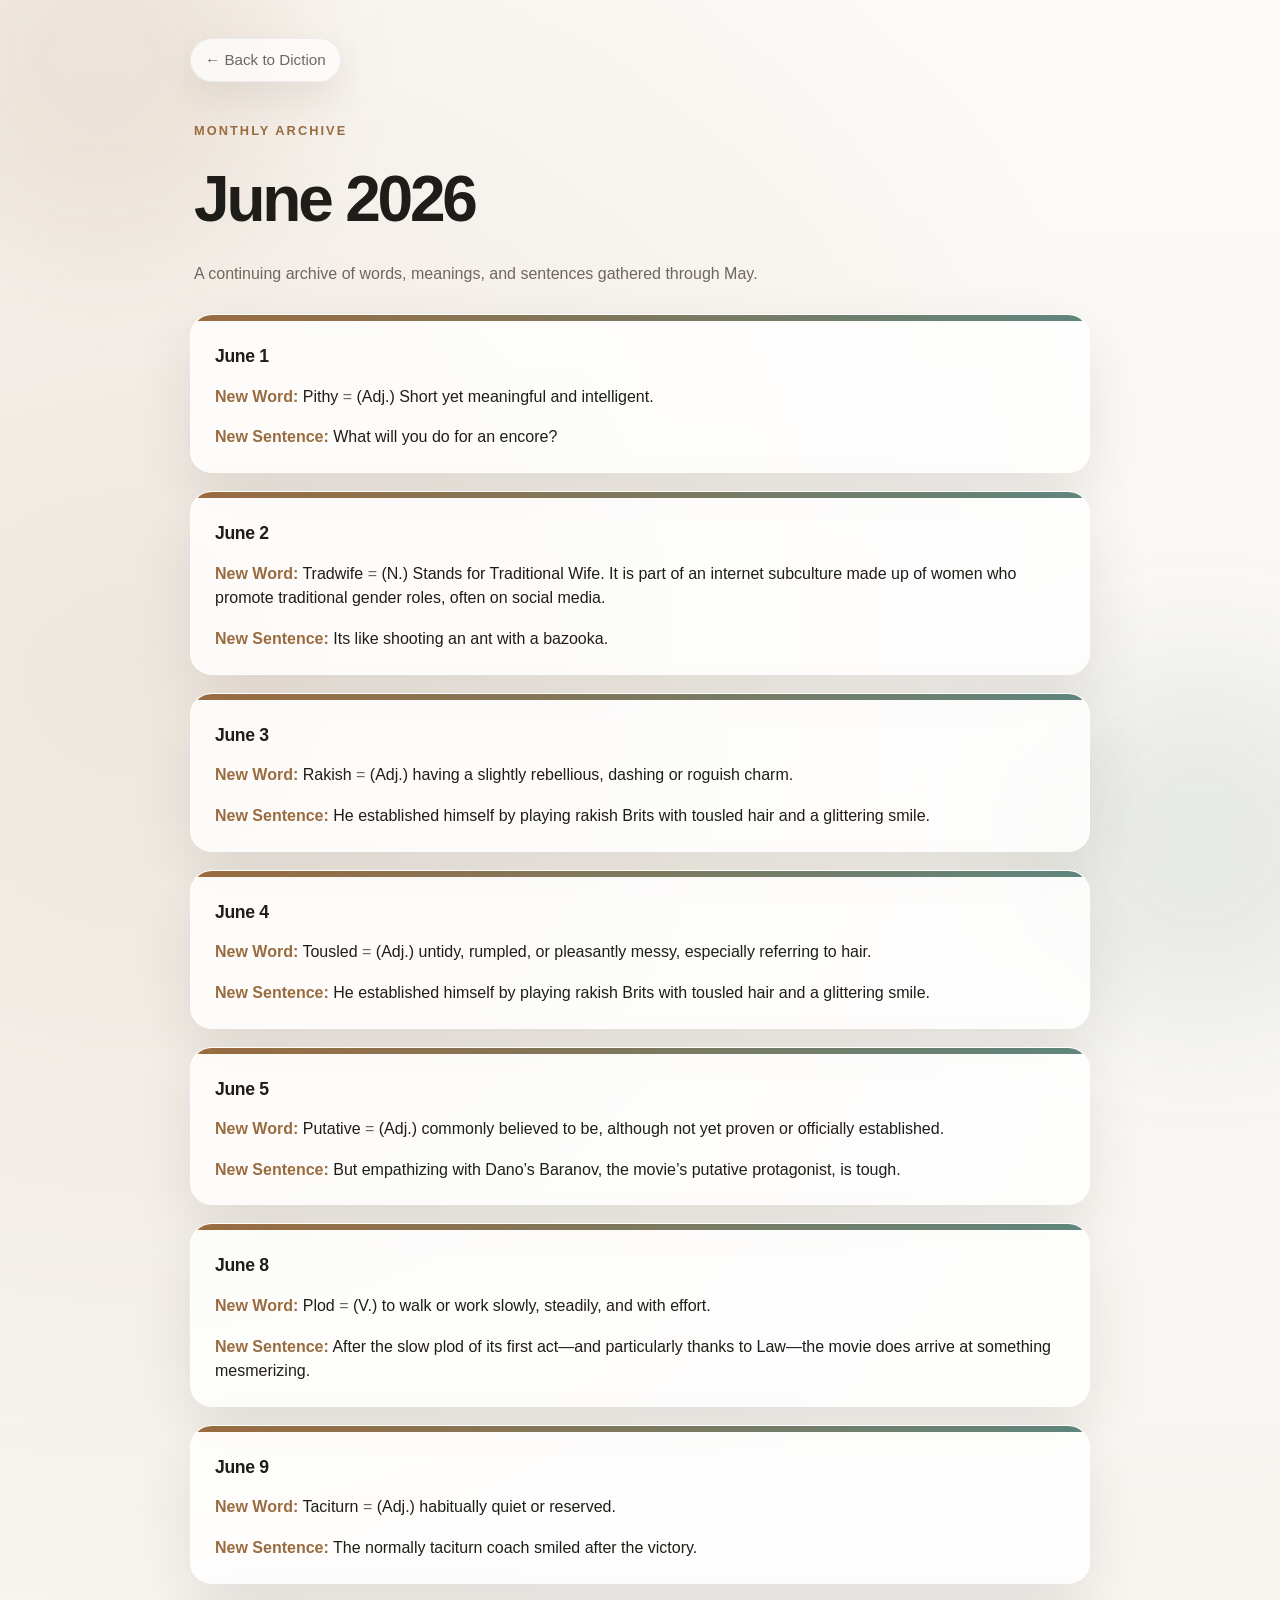
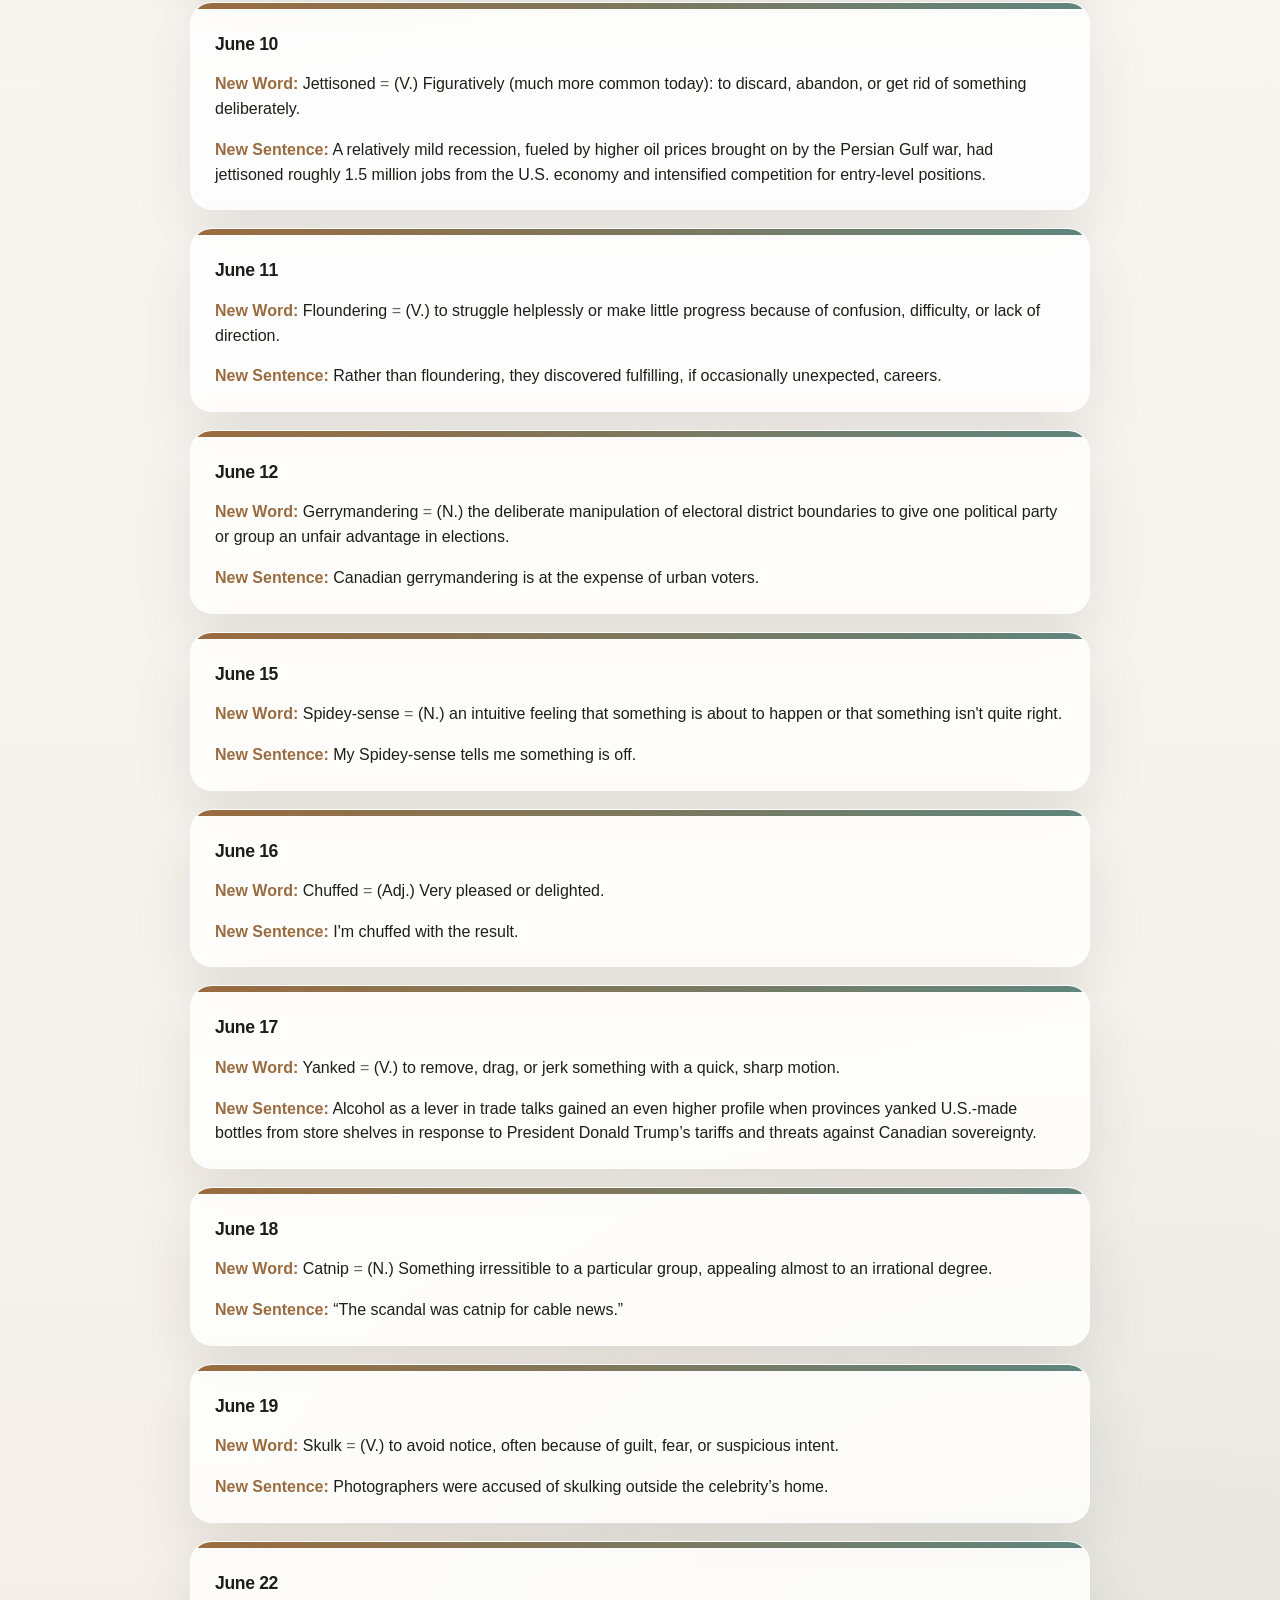
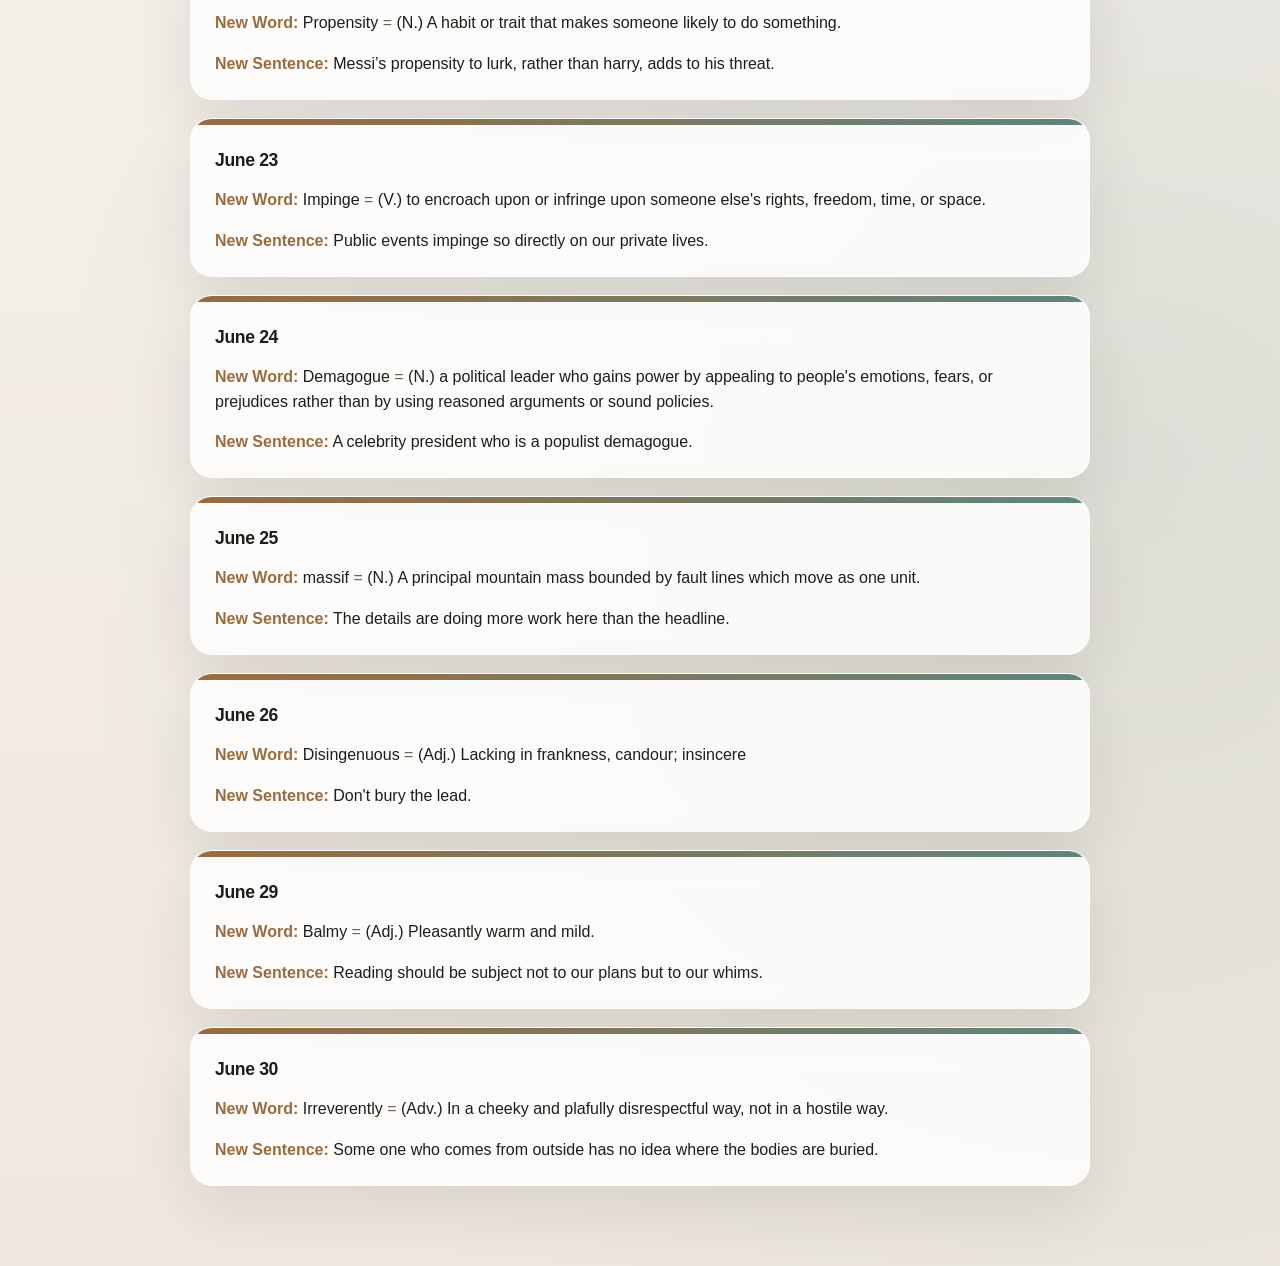
<file: june-2026.html>
<!DOCTYPE html>
<html lang="en">
<head>
  <meta charset="UTF-8" />
  <meta name="viewport" content="width=device-width, initial-scale=1.0" />
  <title>June 2026 — Diction</title>
  <meta name="description" content="May 2026 entries in Diction." />
  <link rel="stylesheet" href="style.css" />
</head>
<body class="month-page">
  <div class="background-orb orb-one"></div>
  <div class="background-orb orb-two"></div>

  <main class="month-shell">
    <div class="topbar">
      <a class="back-link" href="index.html">← Back to Diction</a>
    </div>

    <section class="month-hero">
      <div class="month-tag">Monthly Archive</div>
      <h1 class="month-title">June 2026</h1>
      <p class="month-description">
        A continuing archive of words, meanings, and sentences gathered through May.
      </p>
    </section>

    <section class="entries">  

<article class="entry-card">
        <div class="entry-topline"></div>
        <div class="entry-body">
          <h2 class="entry-date">June 1</h2>
          <span class="entry-label">New Word:</span>
            Pithy
            <span class="entry-separator">=</span>
            (Adj.) Short yet meaningful and intelligent.  
        </p>
          <p class="entry-line">
            <span class="entry-label">New Sentence:</span>
          What will you do for an encore? 
        </p>
        </div>
      </article>

      <article class="entry-card">
        <div class="entry-topline"></div>
        <div class="entry-body">
          <h2 class="entry-date">June 2</h2>
          <span class="entry-label">New Word:</span>
            Tradwife
            <span class="entry-separator">=</span>
            (N.) Stands for Traditional Wife. It is part of an internet subculture made up of women who promote traditional gender roles, often on social media.   
        </p>
          <p class="entry-line">
            <span class="entry-label">New Sentence:</span>
          Its like shooting an ant with a bazooka. 
        </p>
        </div>
      </article>

      

<article class="entry-card">
        <div class="entry-topline"></div>
        <div class="entry-body">
          <h2 class="entry-date">June 3</h2>
          <span class="entry-label">New Word:</span>
            Rakish
            <span class="entry-separator">=</span>
            (Adj.) having a slightly rebellious, dashing or roguish charm. 
        </p>
          <p class="entry-line">
            <span class="entry-label">New Sentence:</span>
          He established himself by playing rakish Brits with tousled hair and a glittering smile.
        </p>
        </div>
      </article>

<article class="entry-card">
        <div class="entry-topline"></div>
        <div class="entry-body">
          <h2 class="entry-date">June 4</h2>
          <span class="entry-label">New Word:</span>
            Tousled
            <span class="entry-separator">=</span>
            (Adj.) untidy, rumpled, or pleasantly messy, especially referring to hair. 
        </p>
          <p class="entry-line">
            <span class="entry-label">New Sentence:</span>
          He established himself by playing rakish Brits with tousled hair and a glittering smile.
        </p>
        </div>
      </article>

<article class="entry-card">
        <div class="entry-topline"></div>
        <div class="entry-body">
          <h2 class="entry-date">June 5</h2>
          <span class="entry-label">New Word:</span>
            Putative
            <span class="entry-separator">=</span>
            (Adj.) commonly believed to be, although not yet proven or officially established. 
        </p>
          <p class="entry-line">
            <span class="entry-label">New Sentence:</span>
          But empathizing with Dano’s Baranov, the movie’s putative protagonist, is tough.
        </p>
        </div>
      </article>

<article class="entry-card">
        <div class="entry-topline"></div>
        <div class="entry-body">
          <h2 class="entry-date">June 8</h2>
          <span class="entry-label">New Word:</span>
            Plod
            <span class="entry-separator">=</span>
            (V.) to walk or work slowly, steadily, and with effort. 
        </p>
          <p class="entry-line">
            <span class="entry-label">New Sentence:</span>
          After the slow plod of its first act—and particularly thanks to Law—the movie does arrive at something mesmerizing.
        </p>
        </div>
      </article>

<article class="entry-card">
        <div class="entry-topline"></div>
        <div class="entry-body">
          <h2 class="entry-date">June 9</h2>
          <span class="entry-label">New Word:</span>
            Taciturn
            <span class="entry-separator">=</span>
            (Adj.) habitually quiet or reserved. 
        </p>
          <p class="entry-line">
            <span class="entry-label">New Sentence:</span>
          The normally taciturn coach smiled after the victory.
        </p>
        </div>
      </article>

<article class="entry-card">
        <div class="entry-topline"></div>
        <div class="entry-body">
          <h2 class="entry-date">June 10</h2>
          <span class="entry-label">New Word:</span>
            Jettisoned
            <span class="entry-separator">=</span>
            (V.) Figuratively (much more common today): to discard, abandon, or get rid of something deliberately. 
        </p>
          <p class="entry-line">
            <span class="entry-label">New Sentence:</span>
          A relatively mild recession, fueled by higher oil prices brought on by the Persian Gulf war, had jettisoned roughly 1.5 million jobs from the U.S. economy and intensified competition for entry-level positions.
        </p>
        </div>
      </article>

<article class="entry-card">
        <div class="entry-topline"></div>
        <div class="entry-body">
          <h2 class="entry-date">June 11</h2>
          <span class="entry-label">New Word:</span>
            Floundering
            <span class="entry-separator">=</span>
            (V.) to struggle helplessly or make little progress because of confusion, difficulty, or lack of direction. 
        </p>
          <p class="entry-line">
            <span class="entry-label">New Sentence:</span>
          Rather than floundering, they discovered fulfilling, if occasionally unexpected, careers.
        </p>
        </div>
      </article>

<article class="entry-card">
        <div class="entry-topline"></div>
        <div class="entry-body">
          <h2 class="entry-date">June 12</h2>
          <span class="entry-label">New Word:</span>
            Gerrymandering
            <span class="entry-separator">=</span>
            (N.) the deliberate manipulation of electoral district boundaries to give one political party or group an unfair advantage in elections. 
        </p>
          <p class="entry-line">
            <span class="entry-label">New Sentence:</span>
          Canadian gerrymandering is at the expense of urban voters.
        </p>
        </div>
      </article>

<article class="entry-card">
        <div class="entry-topline"></div>
        <div class="entry-body">
          <h2 class="entry-date">June 15</h2>
          <span class="entry-label">New Word:</span>
            Spidey-sense
            <span class="entry-separator">=</span>
            (N.) an intuitive feeling that something is about to happen or that something isn't quite right. 
        </p>
          <p class="entry-line">
            <span class="entry-label">New Sentence:</span>
          My Spidey-sense tells me something is off.
        </p>
        </div>
      </article>

<article class="entry-card">
        <div class="entry-topline"></div>
        <div class="entry-body">
          <h2 class="entry-date">June 16</h2>
          <span class="entry-label">New Word:</span>
            Chuffed
            <span class="entry-separator">=</span>
            (Adj.) Very pleased or delighted. 
        </p>
          <p class="entry-line">
            <span class="entry-label">New Sentence:</span>
          I'm chuffed with the result.
        </p>
        </div>
      </article>

<article class="entry-card">
        <div class="entry-topline"></div>
        <div class="entry-body">
          <h2 class="entry-date">June 17</h2>
          <span class="entry-label">New Word:</span>
            Yanked
            <span class="entry-separator">=</span>
            (V.) to remove, drag, or jerk something with a quick, sharp motion. 
        </p>
          <p class="entry-line">
            <span class="entry-label">New Sentence:</span>
          Alcohol as a lever in trade talks gained an even higher profile when provinces yanked U.S.-made bottles from store shelves in response to President Donald Trump’s tariffs and threats against Canadian sovereignty.
        </p>
        </div>
      </article>

      
      <article class="entry-card">
        <div class="entry-topline"></div>
        <div class="entry-body">
          <h2 class="entry-date">June 18</h2>
          <span class="entry-label">New Word:</span>
            Catnip
            <span class="entry-separator">=</span>
            (N.) Something irressitible to a particular group, appealing almost to an irrational degree. 
        </p>
          <p class="entry-line">
            <span class="entry-label">New Sentence:</span>
          “The scandal was catnip for cable news.”
        </p>
        </div>
      </article>
      
      <article class="entry-card">
        <div class="entry-topline"></div>
        <div class="entry-body">
          <h2 class="entry-date">June 19</h2>
          <span class="entry-label">New Word:</span>
            Skulk
            <span class="entry-separator">=</span>
            (V.) to avoid notice, often because of guilt, fear, or suspicious intent. 
        </p>
          <p class="entry-line">
            <span class="entry-label">New Sentence:</span>
          Photographers were accused of skulking outside the celebrity’s home.
        </p>
        </div>
      </article>

      <article class="entry-card">
        <div class="entry-topline"></div>
        <div class="entry-body">
          <h2 class="entry-date">June 22</h2>
          <span class="entry-label">New Word:</span>
            Propensity
            <span class="entry-separator">=</span>
            (N.) A habit or trait that makes someone likely to do something. 
        </p>
          <p class="entry-line">
            <span class="entry-label">New Sentence:</span>
          Messi’s propensity to lurk, rather than harry, adds to his threat.
        </p>
        </div>
      </article>

      <article class="entry-card">
        <div class="entry-topline"></div>
        <div class="entry-body">
          <h2 class="entry-date">June 23</h2>
          <span class="entry-label">New Word:</span>
            Impinge
            <span class="entry-separator">=</span>
            (V.) to encroach upon or infringe upon someone else's rights, freedom, time, or space. 
        </p>
          <p class="entry-line">
            <span class="entry-label">New Sentence:</span>
          Public events impinge so directly on our private lives.
        </p>
        </div>
      </article>

      <article class="entry-card">
        <div class="entry-topline"></div>
        <div class="entry-body">
          <h2 class="entry-date">June 24</h2>
          <span class="entry-label">New Word:</span>
            Demagogue
            <span class="entry-separator">=</span>
            (N.) a political leader who gains power by appealing to people's emotions, fears, or prejudices rather than by using reasoned arguments or sound policies.
        </p>
          <p class="entry-line">
            <span class="entry-label">New Sentence:</span>
          A celebrity president who is a populist demagogue.
        </p>
        </div>
      </article>

      <article class="entry-card">
        <div class="entry-topline"></div>
        <div class="entry-body">
          <h2 class="entry-date">June 25</h2>
          <span class="entry-label">New Word:</span>
            massif
            <span class="entry-separator">=</span>
            (N.) A principal mountain mass bounded by fault lines which move as one unit. 
        </p>
          <p class="entry-line">
            <span class="entry-label">New Sentence:</span>
          The details are doing more work here than the headline.
        </p>
        </div>
      </article>

      <article class="entry-card">
        <div class="entry-topline"></div>
        <div class="entry-body">
          <h2 class="entry-date">June 26</h2>
          <span class="entry-label">New Word:</span>
            Disingenuous
            <span class="entry-separator">=</span>
            (Adj.) Lacking in frankness, candour; insincere 
        </p>
          <p class="entry-line">
            <span class="entry-label">New Sentence:</span>
          Don't bury the lead. 
        </p>
        </div>
      </article>

      
      <article class="entry-card">
        <div class="entry-topline"></div>
        <div class="entry-body">
          <h2 class="entry-date">June 29</h2>
          <span class="entry-label">New Word:</span>
            Balmy
            <span class="entry-separator">=</span>
            (Adj.) Pleasantly warm and mild.   
        </p>
          <p class="entry-line">
            <span class="entry-label">New Sentence:</span>
          Reading should be subject not to our plans but to our whims. 
          </p>
        </div>
      </article>

      <article class="entry-card">
        <div class="entry-topline"></div>
        <div class="entry-body">
          <h2 class="entry-date">June 30</h2>
          <span class="entry-label">New Word:</span>
            Irreverently
            <span class="entry-separator">=</span>
            (Adv.) In a cheeky and plafully disrespectful way, not in a hostile way.   
        </p>
          <p class="entry-line">
            <span class="entry-label">New Sentence:</span>
          Some one who comes from outside has no idea where the bodies are buried. 
          </p>
        </div>
      </article>
   
    </section>
  </main>
</body>
</html>
</file>
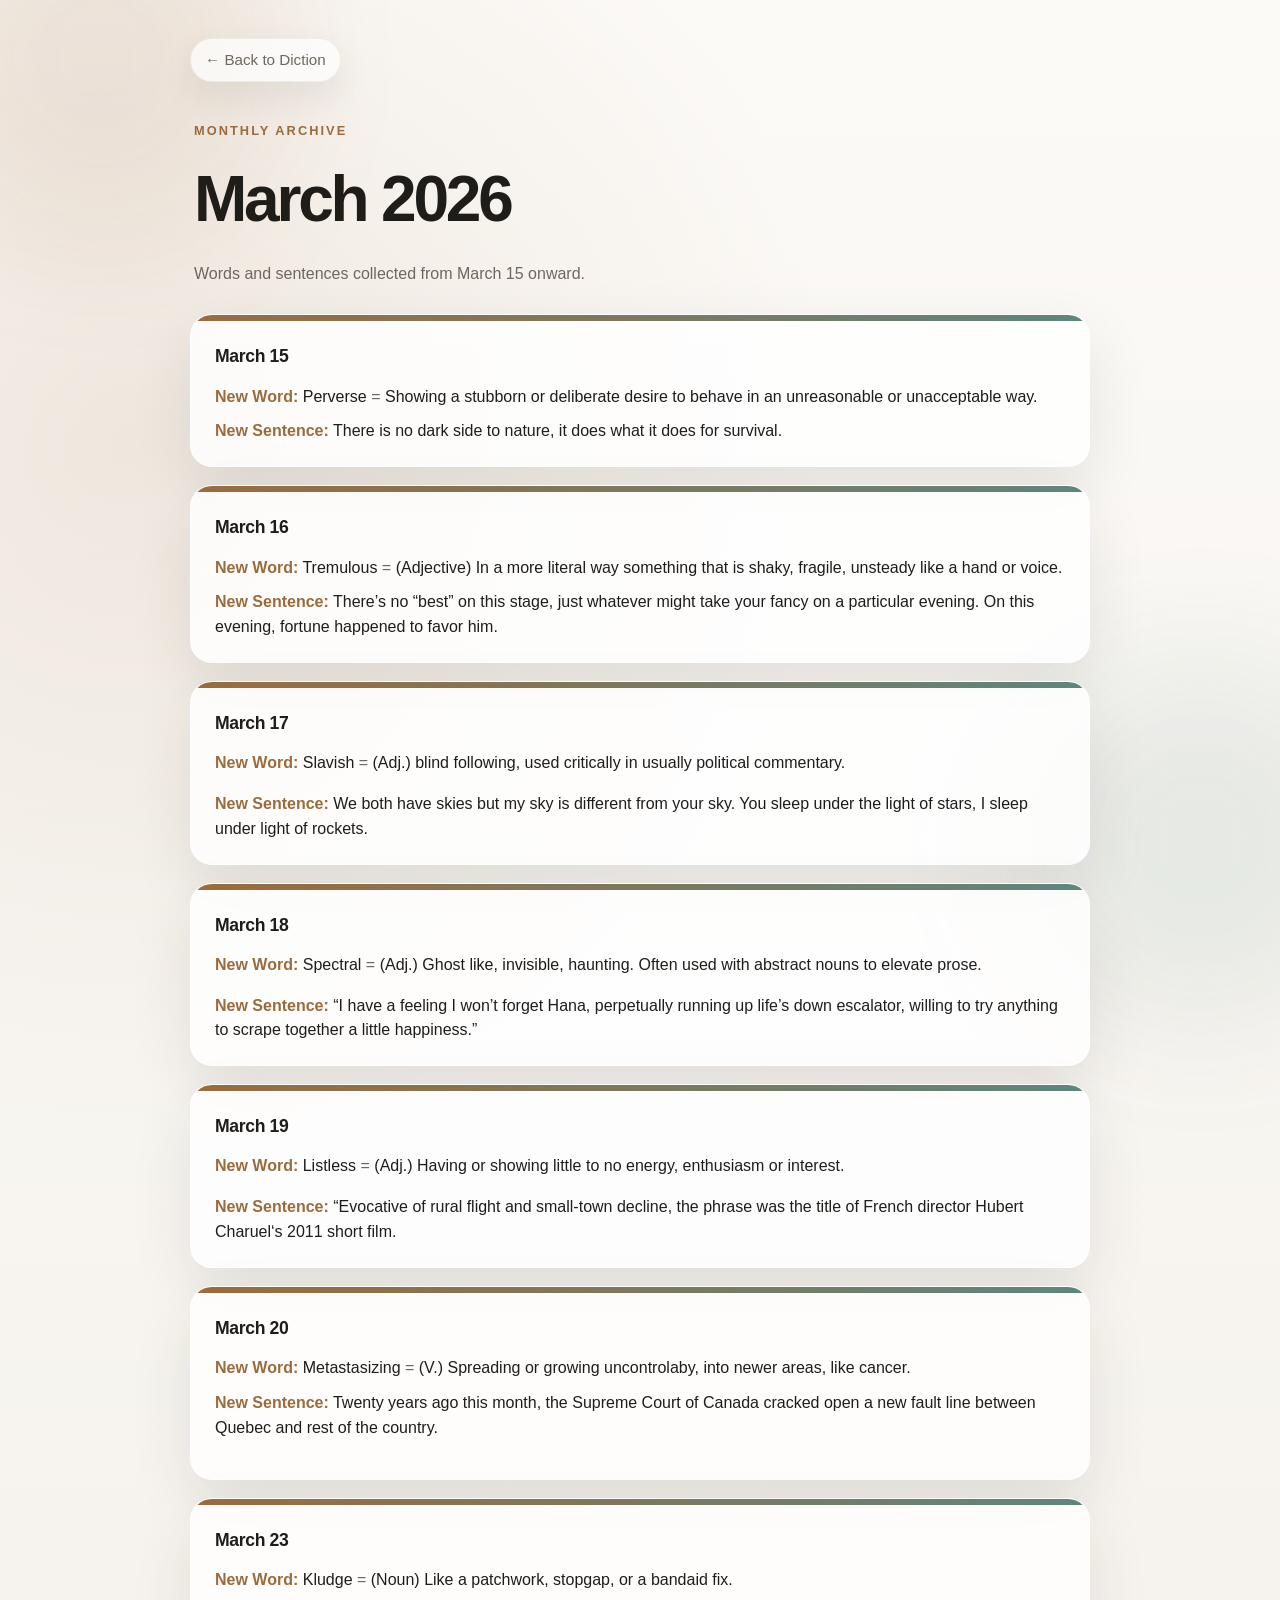
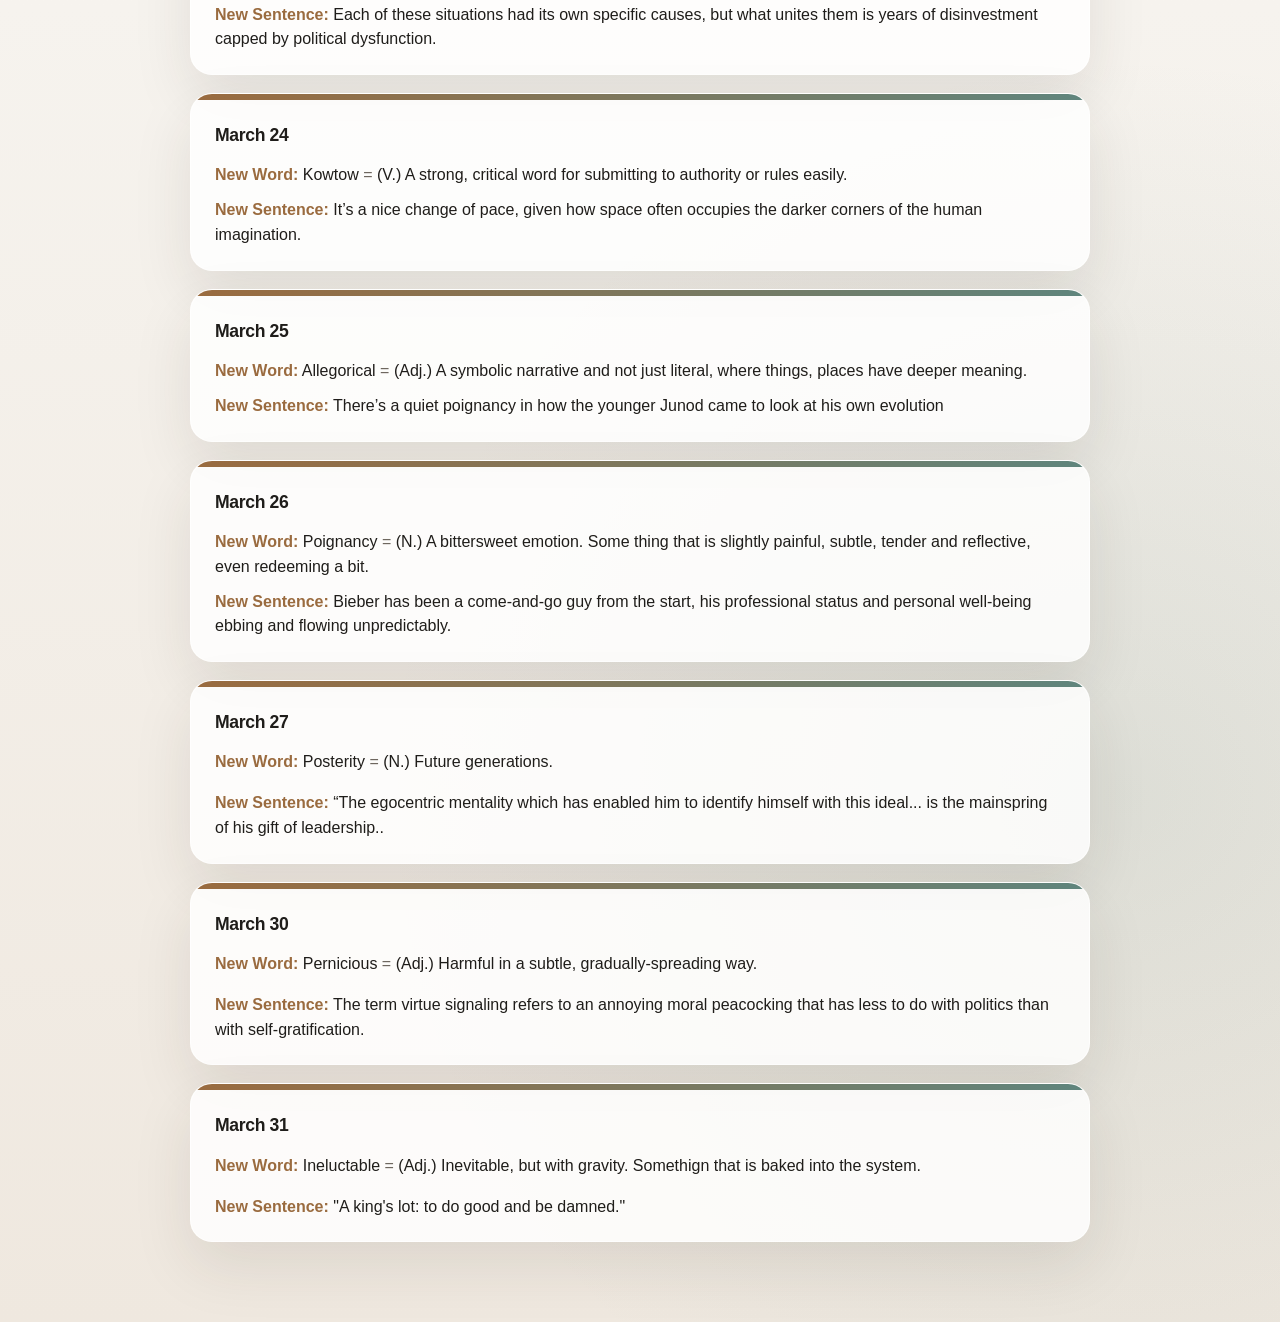
<file: march-2026.html>
<!DOCTYPE html>
<html lang="en">
<head>
  <meta charset="UTF-8" />
  <meta name="viewport" content="width=device-width, initial-scale=1.0" />
  <title>March 2026 — Diction</title>
  <meta name="description" content="March 2026 entries in Diction." />
  <link rel="stylesheet" href="style.css" />
</head>
<body class="month-page">
  <div class="background-orb orb-one"></div>
  <div class="background-orb orb-two"></div>

  <main class="month-shell">
    <div class="topbar">
      <a class="back-link" href="index.html">← Back to Diction</a>
    </div>

    <section class="month-hero">
      <div class="month-tag">Monthly Archive</div>
      <h1 class="month-title">March 2026</h1>
      <p class="month-description">
        Words and sentences collected from March 15 onward.
      </p>
    </section>

    <section class="entries">
      <article class="entry-card">
        <div class="entry-topline"></div>
        <div class="entry-body">
          <h2 class="entry-date">March 15</h2>
          <p class="entry-line">
            <span class="entry-label">New Word:</span>
            Perverse
            <span class="entry-separator">=</span>
            Showing a stubborn or deliberate desire to behave in an unreasonable or unacceptable way.
          </p>
          <p class="entry-line">
            <span class="entry-label">New Sentence:</span>
            There is no dark side to nature, it does what it does for survival.
          </p>
        </div>
      </article>

      <article class="entry-card">
        <div class="entry-topline"></div>
        <div class="entry-body">
          <h2 class="entry-date">March 16</h2>
          <p class="entry-line"> 
            <span class="entry-label">New Word:</span>
            Tremulous
            <span class="entry-separator">=</span>
            (Adjective) In a more literal way something that is shaky, fragile, unsteady like a hand or voice.
        </p>
          <p class="entry-line">
            <span class="entry-label">New Sentence:</span>
            There’s no “best” on this stage, just whatever might take your fancy on a particular evening. On this evening, fortune happened to favor him.
            </p>
        </div>
      </article>

      <article class="entry-card">
        <div class="entry-topline"></div>
        <div class="entry-body">
          <h2 class="entry-date">March 17</h2>
          <span class="entry-label">New Word:</span>
            Slavish
            <span class="entry-separator">=</span>
            (Adj.) blind following, used critically in usually political commentary.</p>
          <p class="entry-line">
            <span class="entry-label">New Sentence:</span>
          We both have skies but my sky is different from your sky. You sleep under the light of stars, I sleep under light of rockets.   
          </p>
        </div>
      </article>

      <article class="entry-card">
        <div class="entry-topline"></div>
        <div class="entry-body">
          <h2 class="entry-date">March 18</h2>
          <span class="entry-label">New Word:</span>
            Spectral
            <span class="entry-separator">=</span>
            (Adj.) Ghost like, invisible, haunting. Often used with abstract nouns to elevate prose.
        </p>
          <p class="entry-line">
            <span class="entry-label">New Sentence:</span>
          “I have a feeling I won’t forget Hana, perpetually running up life’s down escalator, willing to try anything to scrape together a little happiness.”
          </p>
        </div>
      </article>

      <article class="entry-card">
        <div class="entry-topline"></div>
        <div class="entry-body">
          <h2 class="entry-date">March 19</h2>
          <span class="entry-label">New Word:</span>
            Listless
            <span class="entry-separator">=</span>
            (Adj.) Having or showing little to no energy, enthusiasm or interest.
        </p>
          <p class="entry-line">
            <span class="entry-label">New Sentence:</span>
          “Evocative of rural flight and small-town decline, the phrase was the title of French director Hubert Charuel‘s 2011 short film.
        </p>
        </div>
      </article>

      <article class="entry-card">
        <div class="entry-topline"></div>
        <div class="entry-body">
          <h2 class="entry-date">March 20</h2>
          <p class="entry-line">
            <span class="entry-label">New Word:</span>
            Metastasizing
            <span class="entry-separator">=</span>
            (V.) Spreading or growing uncontrolaby, into newer areas, like cancer.
        </p>
            <span class="entry-label">New Sentence:</span>
          Twenty years ago this month, the Supreme Court of Canada cracked open a new fault line between Quebec and rest of the country.
         </p>
        </div>
      </article>

     <article class="entry-card">
        <div class="entry-topline"></div>
        <div class="entry-body">
          <h2 class="entry-date">March 23</h2>
          <p class="entry-line"> 
            <span class="entry-label">New Word:</span>
            Kludge
            <span class="entry-separator">=</span>
            (Noun) Like a patchwork, stopgap, or a bandaid fix.
        </p>
          <p class="entry-line">
            <span class="entry-label">New Sentence:</span>
            Each of these situations had its own specific causes, but what unites them is years of disinvestment capped by political dysfunction.
          </p>
        </div>
      </article>

      <article class="entry-card">
        <div class="entry-topline"></div>
        <div class="entry-body">
          <h2 class="entry-date">March 24</h2>
          <p class="entry-line">
            <span class="entry-label">New Word:</span>
            Kowtow
            <span class="entry-separator">=</span>
            (V.) A strong, critical word for submitting to authority or rules easily.
          </p>
          <p class="entry-line">
            <span class="entry-label">New Sentence:</span>
            It’s a nice change of pace, given how space often occupies the darker corners of the human imagination.
          </p>
        </div>
      </article>

      <article class="entry-card">
        <div class="entry-topline"></div>
        <div class="entry-body">
          <h2 class="entry-date">March 25</h2>
         <p class="entry-line">
            <span class="entry-label">New Word:</span>
            Allegorical
            <span class="entry-separator">=</span>
            (Adj.) A symbolic narrative and not just literal, where things, places have deeper meaning.
          </p>
          <p class="entry-line">
            <span class="entry-label">New Sentence:</span>
            There’s a quiet poignancy in how the younger Junod came to look at his own evolution
          </p>
        </div>
      </article>

      <article class="entry-card">
        <div class="entry-topline"></div>
        <div class="entry-body">
          <h2 class="entry-date">March 26</h2>
          <p class="entry-line">
            <span class="entry-label">New Word:</span>
            Poignancy
            <span class="entry-separator">=</span>
            (N.) A bittersweet emotion. Some thing that is slightly painful, subtle, tender and reflective, even redeeming a bit.
          </p>
          <p class="entry-line">
            <span class="entry-label">New Sentence:</span>
            Bieber has been a come-and-go guy from the start, his professional status and personal well-being ebbing and flowing unpredictably.
          </p>
        </div>
      </article>

      <article class="entry-card">
        <div class="entry-topline"></div>
        <div class="entry-body">
          <h2 class="entry-date">March 27</h2>
          <span class="entry-label">New Word:</span>
            Posterity
            <span class="entry-separator">=</span>
            (N.) Future generations.
        </p>
          <p class="entry-line">
            <span class="entry-label">New Sentence:</span>
          “The egocentric mentality which has enabled him to identify himself with this ideal... is the mainspring of his gift of leadership..
        </p>
        </div>
       </article>

        <article class="entry-card">
        <div class="entry-topline"></div>
        <div class="entry-body">
          <h2 class="entry-date">March 30</h2>
          <span class="entry-label">New Word:</span>
            Pernicious
            <span class="entry-separator">=</span>
            (Adj.) Harmful in a subtle, gradually-spreading way.
     </p>
          <p class="entry-line">
            <span class="entry-label">New Sentence:</span>
          The term virtue signaling refers to an annoying moral peacocking that has less to do with politics than with self-gratification.
      </p>
      </div>
      </article>

      <article class="entry-card">
        <div class="entry-topline"></div>
        <div class="entry-body">
          <h2 class="entry-date">March 31</h2>
          <span class="entry-label">New Word:</span>
            Ineluctable
            <span class="entry-separator">=</span>
            (Adj.) Inevitable, but with gravity. Somethign that is baked into the system.
        </p>
          <p class="entry-line">
            <span class="entry-label">New Sentence:</span>
          "A king's lot: to do good and be damned."
        </p>
        </div>
      </article>
    </section>
  </main>
</body>
</html>
</file>
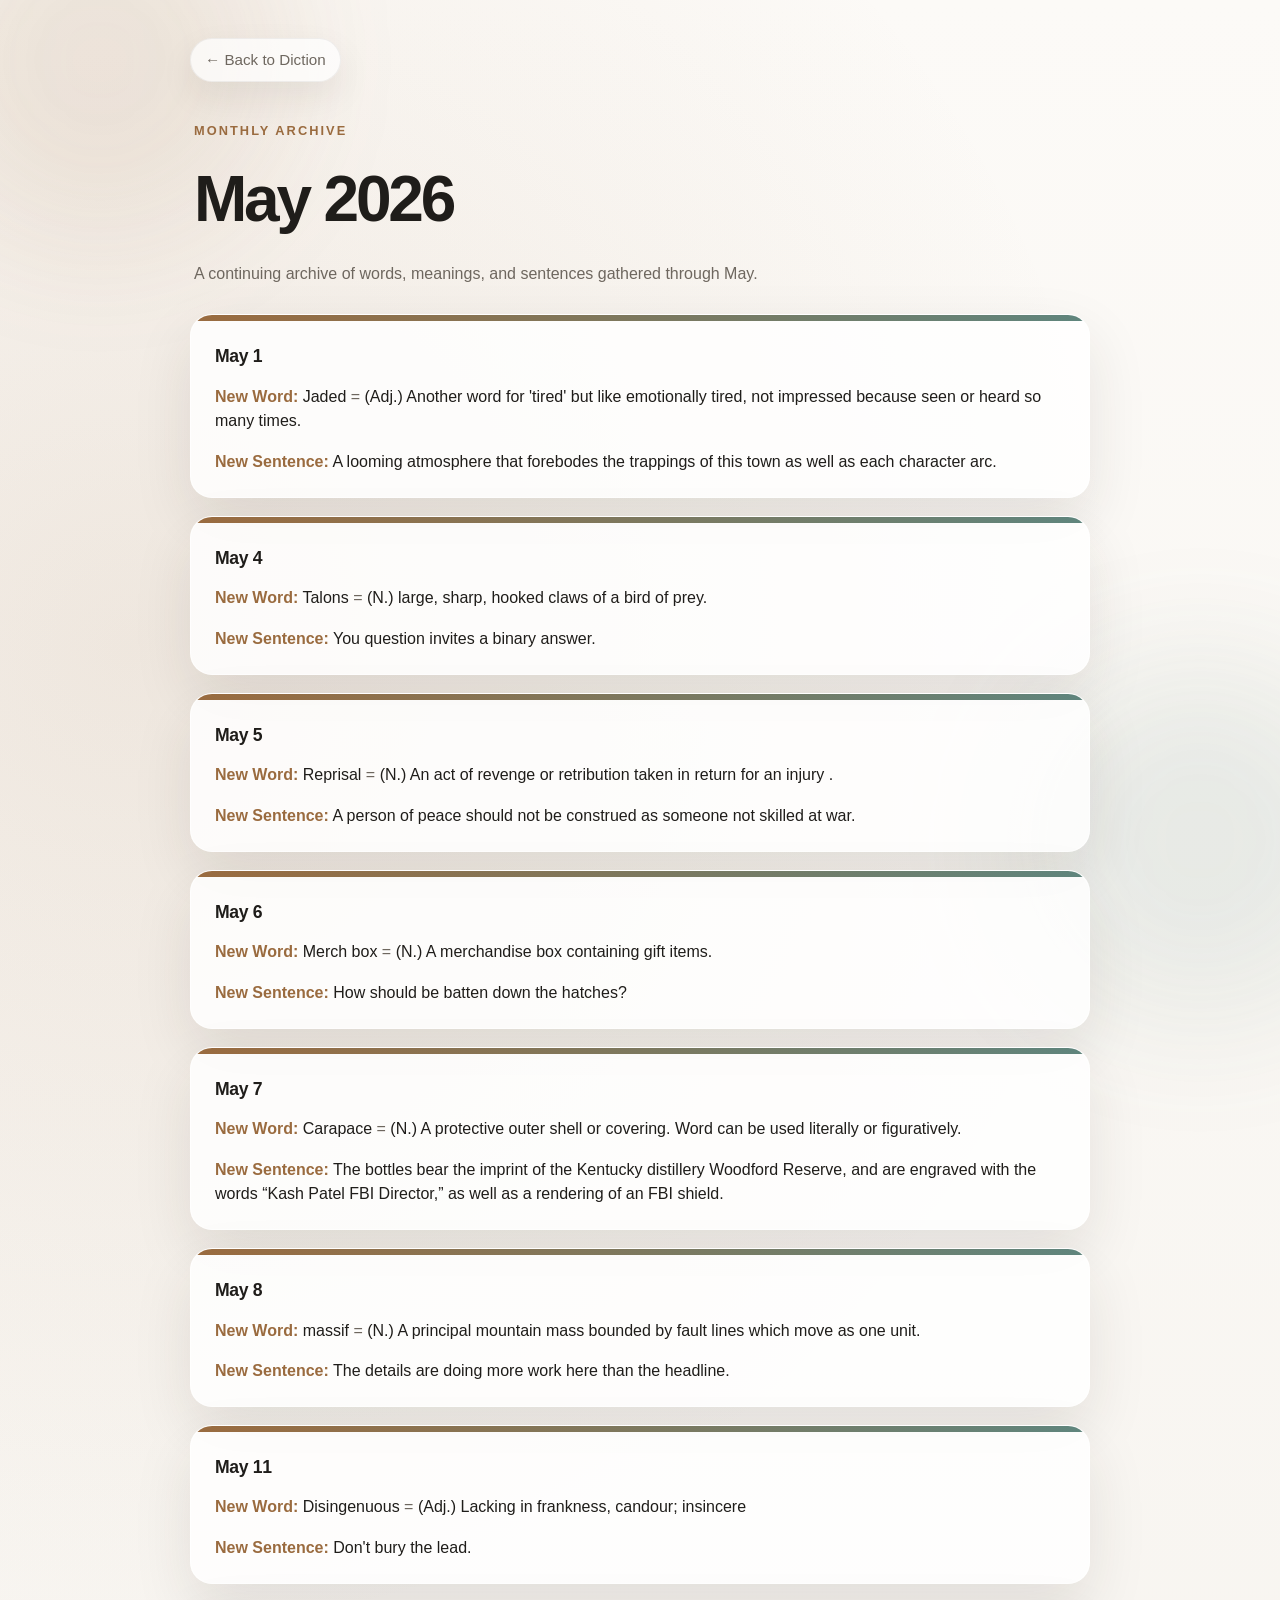
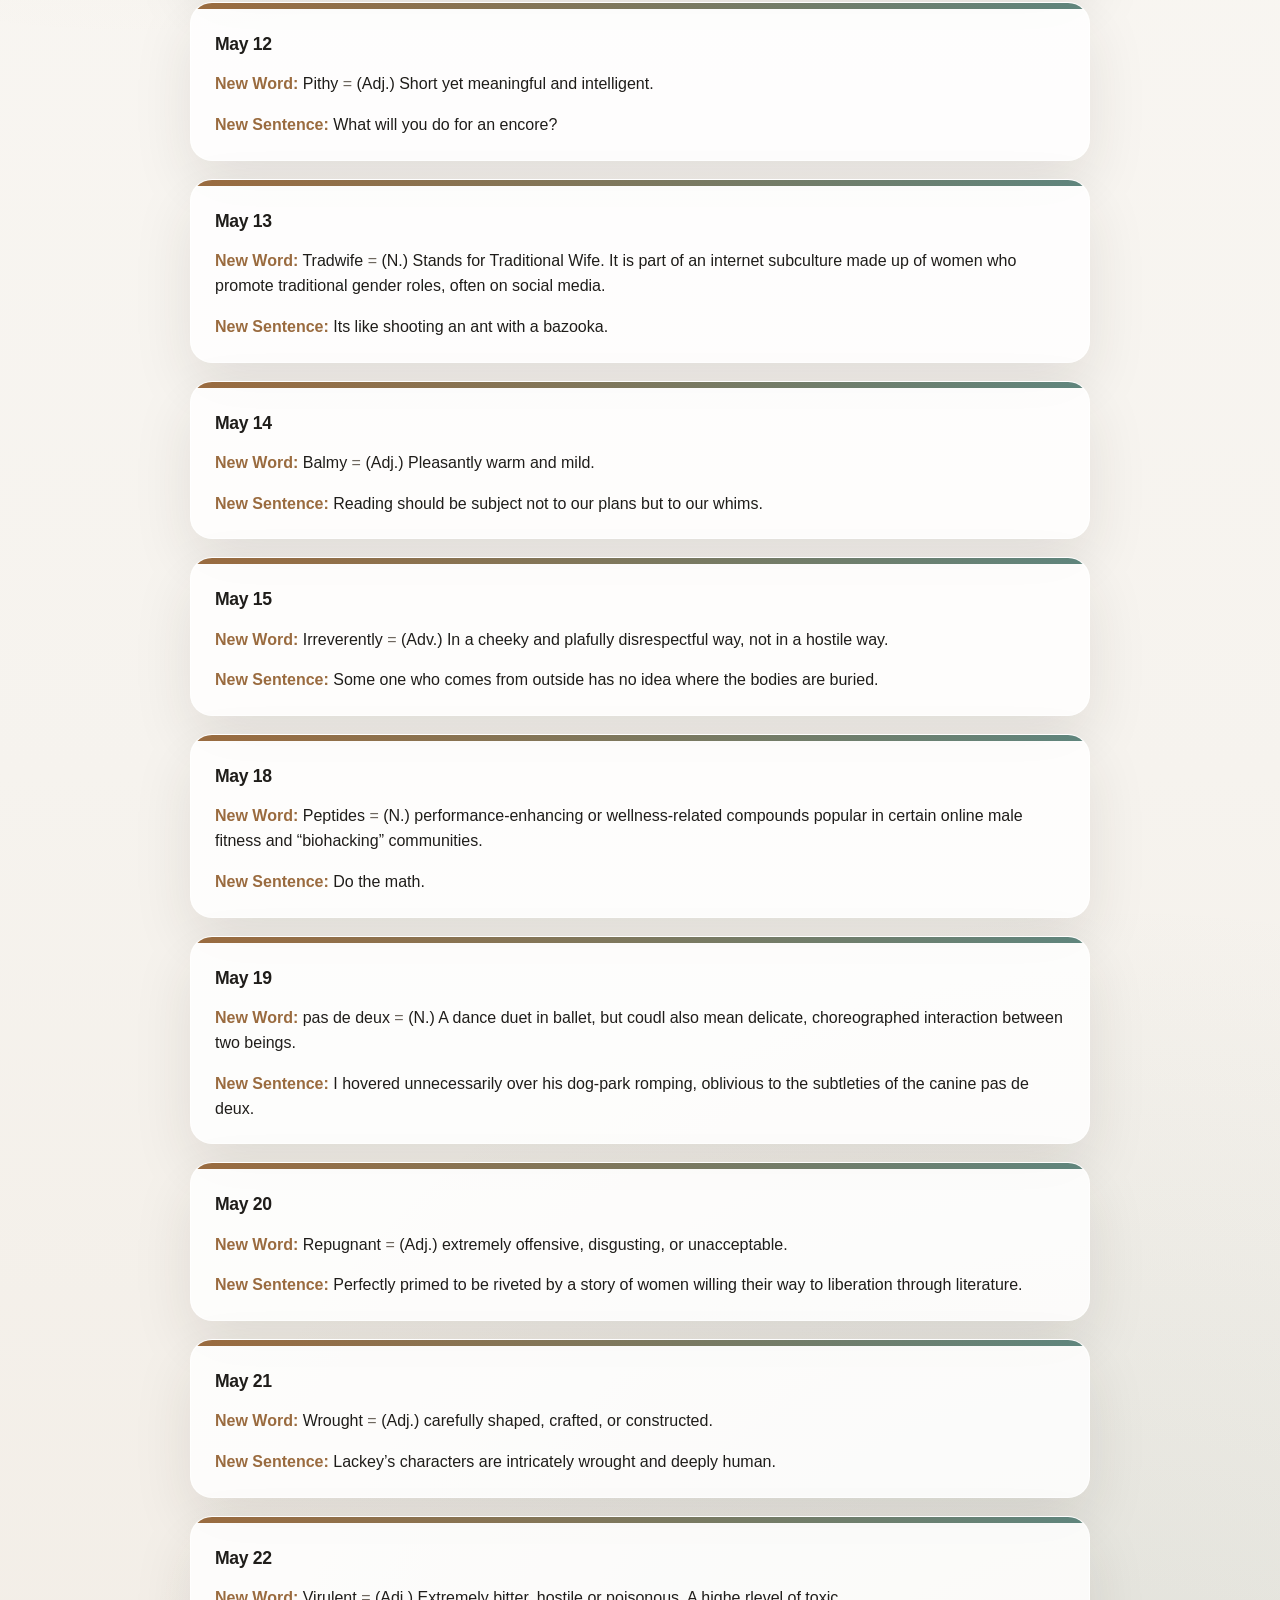
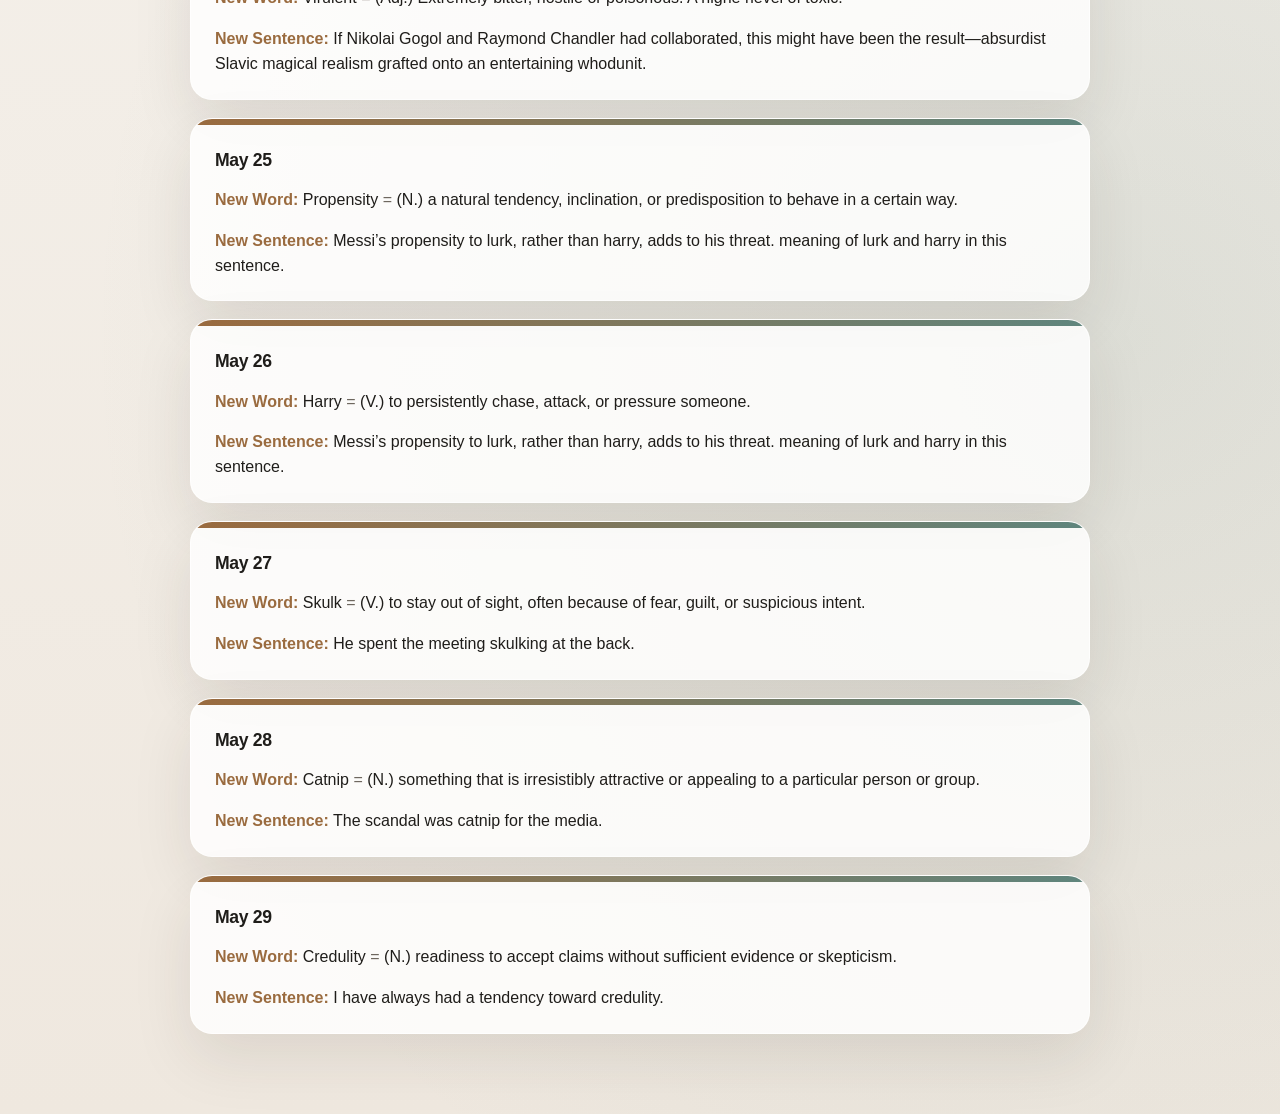
<file: may-2026.html>
<!DOCTYPE html>
<html lang="en">
<head>
  <meta charset="UTF-8" />
  <meta name="viewport" content="width=device-width, initial-scale=1.0" />
  <title>May 2026 — Diction</title>
  <meta name="description" content="May 2026 entries in Diction." />
  <link rel="stylesheet" href="style.css" />
</head>
<body class="month-page">
  <div class="background-orb orb-one"></div>
  <div class="background-orb orb-two"></div>

  <main class="month-shell">
    <div class="topbar">
      <a class="back-link" href="index.html">← Back to Diction</a>
    </div>

    <section class="month-hero">
      <div class="month-tag">Monthly Archive</div>
      <h1 class="month-title">May 2026</h1>
      <p class="month-description">
        A continuing archive of words, meanings, and sentences gathered through May.
      </p>
    </section>

    <section class="entries">  
      
      <article class="entry-card">
        <div class="entry-topline"></div>
        <div class="entry-body">
          <h2 class="entry-date">May 1</h2>
          <span class="entry-label">New Word:</span>
            Jaded
            <span class="entry-separator">=</span>
            (Adj.) Another word for 'tired' but like emotionally tired, not impressed because seen or heard so many times. 
        </p>
          <p class="entry-line">
            <span class="entry-label">New Sentence:</span>
          A looming atmosphere that forebodes the trappings of this town as well as each character arc.
        </p>
        </div>
      </article>
      
      <article class="entry-card">
        <div class="entry-topline"></div>
        <div class="entry-body">
          <h2 class="entry-date">May 4</h2>
          <span class="entry-label">New Word:</span>
            Talons
            <span class="entry-separator">=</span>
            (N.) large, sharp, hooked claws of a bird of prey. 
        </p>
          <p class="entry-line">
            <span class="entry-label">New Sentence:</span>
          You question invites a binary answer.
        </p>
        </div>
      </article>

      <article class="entry-card">
        <div class="entry-topline"></div>
        <div class="entry-body">
          <h2 class="entry-date">May 5</h2>
          <span class="entry-label">New Word:</span>
            Reprisal
            <span class="entry-separator">=</span>
            (N.) An act of revenge or retribution taken in return for an injury . 
        </p>
          <p class="entry-line">
            <span class="entry-label">New Sentence:</span>
          A person of peace should not be construed as someone not skilled at war.
        </p>
        </div>
      </article>

      <article class="entry-card">
        <div class="entry-topline"></div>
        <div class="entry-body">
          <h2 class="entry-date">May 6</h2>
          <span class="entry-label">New Word:</span>
            Merch box
            <span class="entry-separator">=</span>
            (N.) A merchandise box containing gift items. 
        </p>
          <p class="entry-line">
            <span class="entry-label">New Sentence:</span>
          How should be batten down the hatches?
        </p>
        </div>
      </article>

      <article class="entry-card">
        <div class="entry-topline"></div>
        <div class="entry-body">
          <h2 class="entry-date">May 7</h2>
          <span class="entry-label">New Word:</span>
            Carapace
            <span class="entry-separator">=</span>
            (N.) A protective outer shell or covering. Word can be used literally or figuratively. 
        </p>
          <p class="entry-line">
            <span class="entry-label">New Sentence:</span>
          The bottles bear the imprint of the Kentucky distillery Woodford Reserve, and are engraved with the words “Kash Patel FBI Director,” as well as a rendering of an FBI shield.
        </p>
        </div>
      </article>

      <article class="entry-card">
        <div class="entry-topline"></div>
        <div class="entry-body">
          <h2 class="entry-date">May 8</h2>
          <span class="entry-label">New Word:</span>
            massif
            <span class="entry-separator">=</span>
            (N.) A principal mountain mass bounded by fault lines which move as one unit. 
        </p>
          <p class="entry-line">
            <span class="entry-label">New Sentence:</span>
          The details are doing more work here than the headline.
        </p>
        </div>
      </article>

      <article class="entry-card">
        <div class="entry-topline"></div>
        <div class="entry-body">
          <h2 class="entry-date">May 11</h2>
          <span class="entry-label">New Word:</span>
            Disingenuous
            <span class="entry-separator">=</span>
            (Adj.) Lacking in frankness, candour; insincere 
        </p>
          <p class="entry-line">
            <span class="entry-label">New Sentence:</span>
          Don't bury the lead. 
        </p>
        </div>
      </article>

      <article class="entry-card">
        <div class="entry-topline"></div>
        <div class="entry-body">
          <h2 class="entry-date">May 12</h2>
          <span class="entry-label">New Word:</span>
            Pithy
            <span class="entry-separator">=</span>
            (Adj.) Short yet meaningful and intelligent.  
        </p>
          <p class="entry-line">
            <span class="entry-label">New Sentence:</span>
          What will you do for an encore? 
        </p>
        </div>
      </article>

      <article class="entry-card">
        <div class="entry-topline"></div>
        <div class="entry-body">
          <h2 class="entry-date">May 13</h2>
          <span class="entry-label">New Word:</span>
            Tradwife
            <span class="entry-separator">=</span>
            (N.) Stands for Traditional Wife. It is part of an internet subculture made up of women who promote traditional gender roles, often on social media.   
        </p>
          <p class="entry-line">
            <span class="entry-label">New Sentence:</span>
          Its like shooting an ant with a bazooka. 
        </p>
        </div>
      </article>

      <article class="entry-card">
        <div class="entry-topline"></div>
        <div class="entry-body">
          <h2 class="entry-date">May 14</h2>
          <span class="entry-label">New Word:</span>
            Balmy
            <span class="entry-separator">=</span>
            (Adj.) Pleasantly warm and mild.   
        </p>
          <p class="entry-line">
            <span class="entry-label">New Sentence:</span>
          Reading should be subject not to our plans but to our whims. 
          </p>
        </div>
      </article>

      <article class="entry-card">
        <div class="entry-topline"></div>
        <div class="entry-body">
          <h2 class="entry-date">May 15</h2>
          <span class="entry-label">New Word:</span>
            Irreverently
            <span class="entry-separator">=</span>
            (Adv.) In a cheeky and plafully disrespectful way, not in a hostile way.   
        </p>
          <p class="entry-line">
            <span class="entry-label">New Sentence:</span>
          Some one who comes from outside has no idea where the bodies are buried. 
          </p>
        </div>
      </article>

      <article class="entry-card">
        <div class="entry-topline"></div>
        <div class="entry-body">
          <h2 class="entry-date">May 18</h2>
         <span class="entry-label">New Word:</span>
            Peptides
            <span class="entry-separator">=</span>
            (N.) performance-enhancing or wellness-related compounds popular in certain online male fitness and “biohacking” communities.   
        </p>
          <p class="entry-line">
            <span class="entry-label">New Sentence:</span>
          Do the math. 
          </p>
        </div>
      </article>

      <article class="entry-card">
        <div class="entry-topline"></div>
        <div class="entry-body">
          <h2 class="entry-date">May 19</h2>
          <span class="entry-label">New Word:</span>
            pas de deux
            <span class="entry-separator">=</span>
            (N.) A dance duet in ballet, but coudl also mean delicate, choreographed interaction between two beings.   
        </p>
          <p class="entry-line">
            <span class="entry-label">New Sentence:</span>
          I hovered unnecessarily over his dog-park romping, oblivious to the subtleties of the canine pas de deux. 
          </p>
        </div>
      </article>

      <article class="entry-card">
        <div class="entry-topline"></div>
        <div class="entry-body">
          <h2 class="entry-date">May 20</h2>
          <span class="entry-label">New Word:</span>
            Repugnant
            <span class="entry-separator">=</span>
            (Adj.) extremely offensive, disgusting, or unacceptable.   
        </p>
          <p class="entry-line">
            <span class="entry-label">New Sentence:</span>
          Perfectly primed to be riveted by a story of women willing their way to liberation through literature. 
          </p>
        </div>
      </article>

      <article class="entry-card">
        <div class="entry-topline"></div>
        <div class="entry-body">
          <h2 class="entry-date">May 21</h2>
         <span class="entry-label">New Word:</span>
            Wrought
            <span class="entry-separator">=</span>
            (Adj.) carefully shaped, crafted, or constructed.   
        </p>
          <p class="entry-line">
            <span class="entry-label">New Sentence:</span>
          Lackey’s characters are intricately wrought and deeply human. 
          </p>
        </div>
      </article>

      <article class="entry-card">
        <div class="entry-topline"></div>
        <div class="entry-body">
          <h2 class="entry-date">May 22</h2>
          <span class="entry-label">New Word:</span>
            Virulent
            <span class="entry-separator">=</span>
            (Adj.) Extremely bitter, hostile or poisonous. A highe rlevel of toxic.   
        </p>
          <p class="entry-line">
            <span class="entry-label">New Sentence:</span>
          If Nikolai Gogol and Raymond Chandler had collaborated, this might have been the result—absurdist Slavic magical realism grafted onto an entertaining whodunit. 
          </p>
        </div>
      </article>

      <article class="entry-card">
        <div class="entry-topline"></div>
        <div class="entry-body">
          <h2 class="entry-date">May 25</h2>
          <span class="entry-label">New Word:</span>
            Propensity
            <span class="entry-separator">=</span>
            (N.) a natural tendency, inclination, or predisposition to behave in a certain way.   
        </p>
          <p class="entry-line">
            <span class="entry-label">New Sentence:</span>
          Messi’s propensity to lurk, rather than harry, adds to his threat. meaning of lurk and harry in this sentence.</p>
        </div>
      </article>

      <article class="entry-card">
        <div class="entry-topline"></div>
        <div class="entry-body">
          <h2 class="entry-date">May 26</h2>
          <span class="entry-label">New Word:</span>
            Harry
            <span class="entry-separator">=</span>
            (V.) to persistently chase, attack, or pressure someone.   
        </p>
          <p class="entry-line">
            <span class="entry-label">New Sentence:</span>
          Messi’s propensity to lurk, rather than harry, adds to his threat. meaning of lurk and harry in this sentence.</p>
        </div>
      </article>

      <article class="entry-card">
        <div class="entry-topline"></div>
        <div class="entry-body">
          <h2 class="entry-date">May 27</h2>
          <span class="entry-label">New Word:</span>
            Skulk
            <span class="entry-separator">=</span>
            (V.) to stay out of sight, often because of fear, guilt, or suspicious intent.   
        </p>
          <p class="entry-line">
            <span class="entry-label">New Sentence:</span>
          He spent the meeting skulking at the back.</p>
        </div>
      </article>

      <article class="entry-card">
        <div class="entry-topline"></div>
        <div class="entry-body">
          <h2 class="entry-date">May 28</h2>
          <span class="entry-label">New Word:</span>
            Catnip
            <span class="entry-separator">=</span>
            (N.) something that is irresistibly attractive or appealing to a particular person or group.   
        </p>
          <p class="entry-line">
            <span class="entry-label">New Sentence:</span>
          The scandal was catnip for the media.</p>
        </div>
      </article>

 <article class="entry-card">
        <div class="entry-topline"></div>
        <div class="entry-body">
          <h2 class="entry-date">May 29</h2>
          <span class="entry-label">New Word:</span>
            Credulity
            <span class="entry-separator">=</span>
            (N.) readiness to accept claims without sufficient evidence or skepticism.   
        </p>
          <p class="entry-line">
            <span class="entry-label">New Sentence:</span>
          I have always had a tendency toward credulity.</p>
        </div>
      </article>
      
    </section>
  </main>
</body>
</html>
</file>
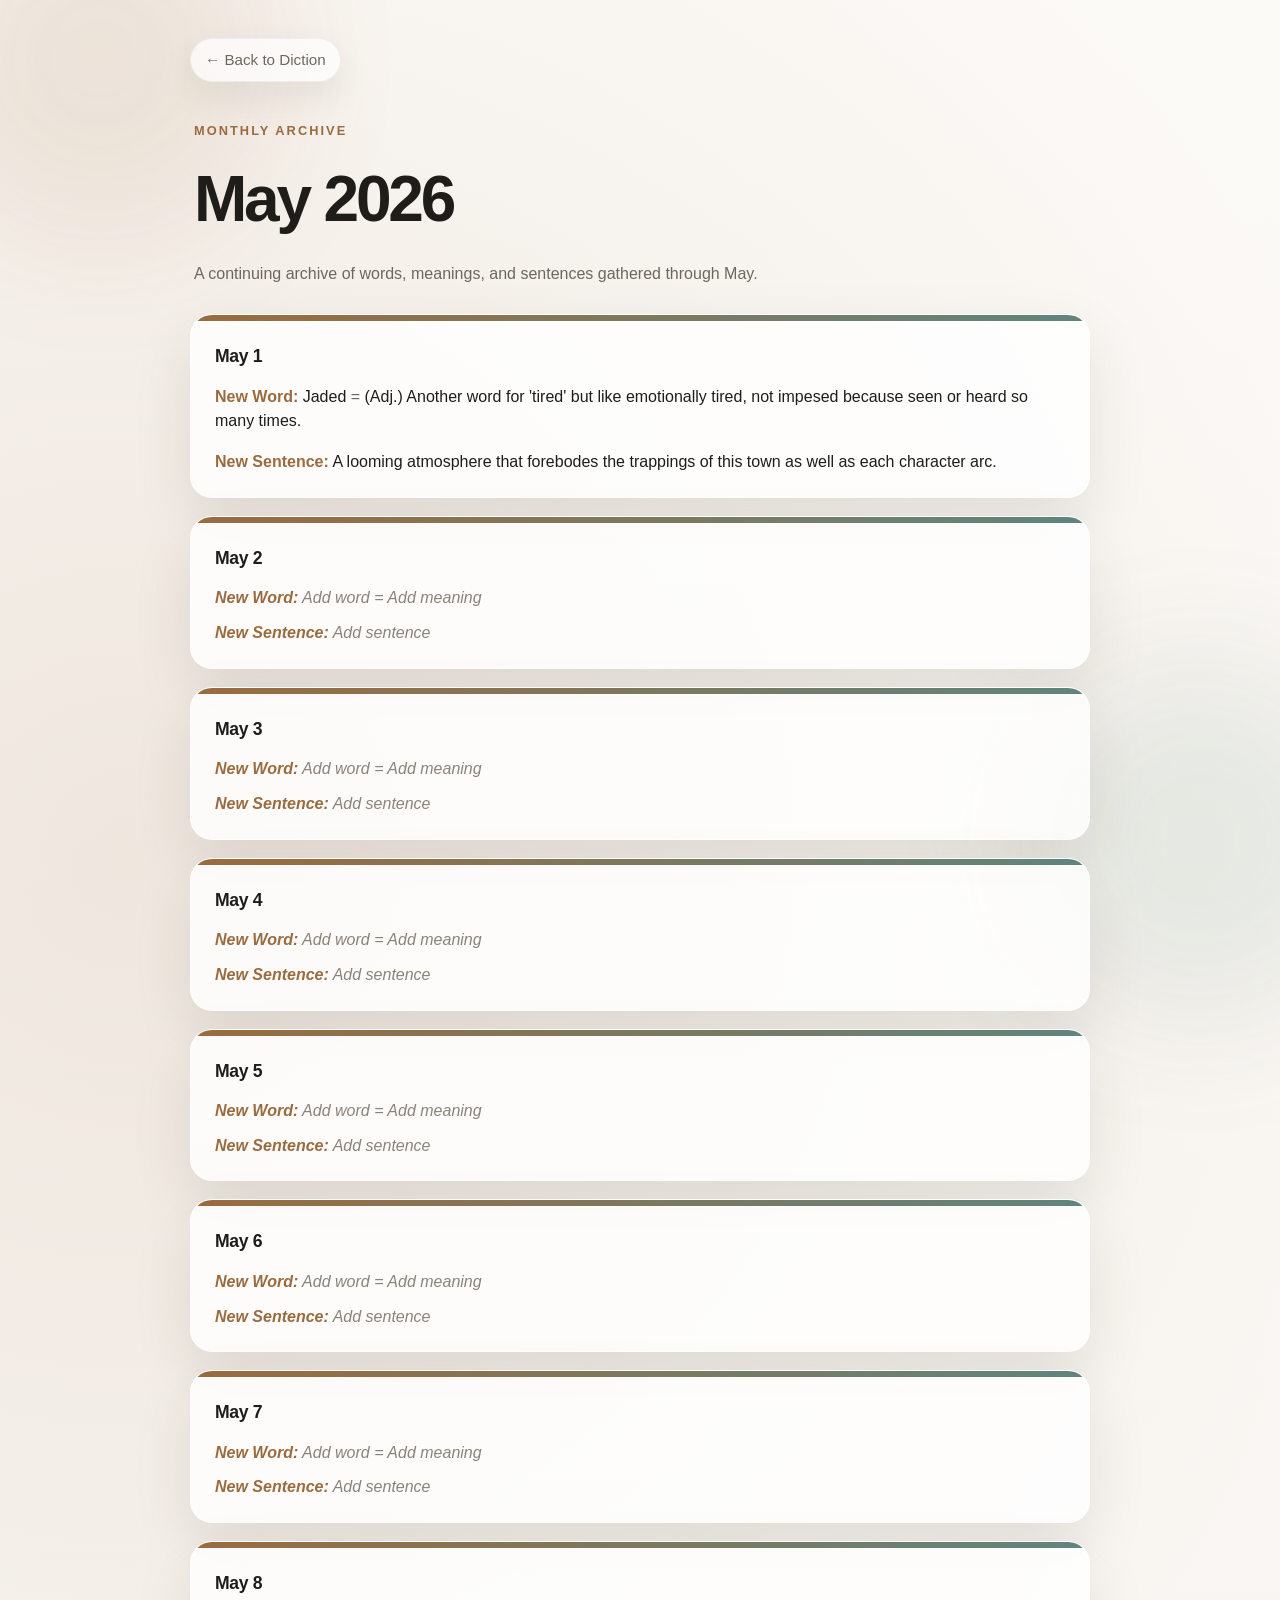
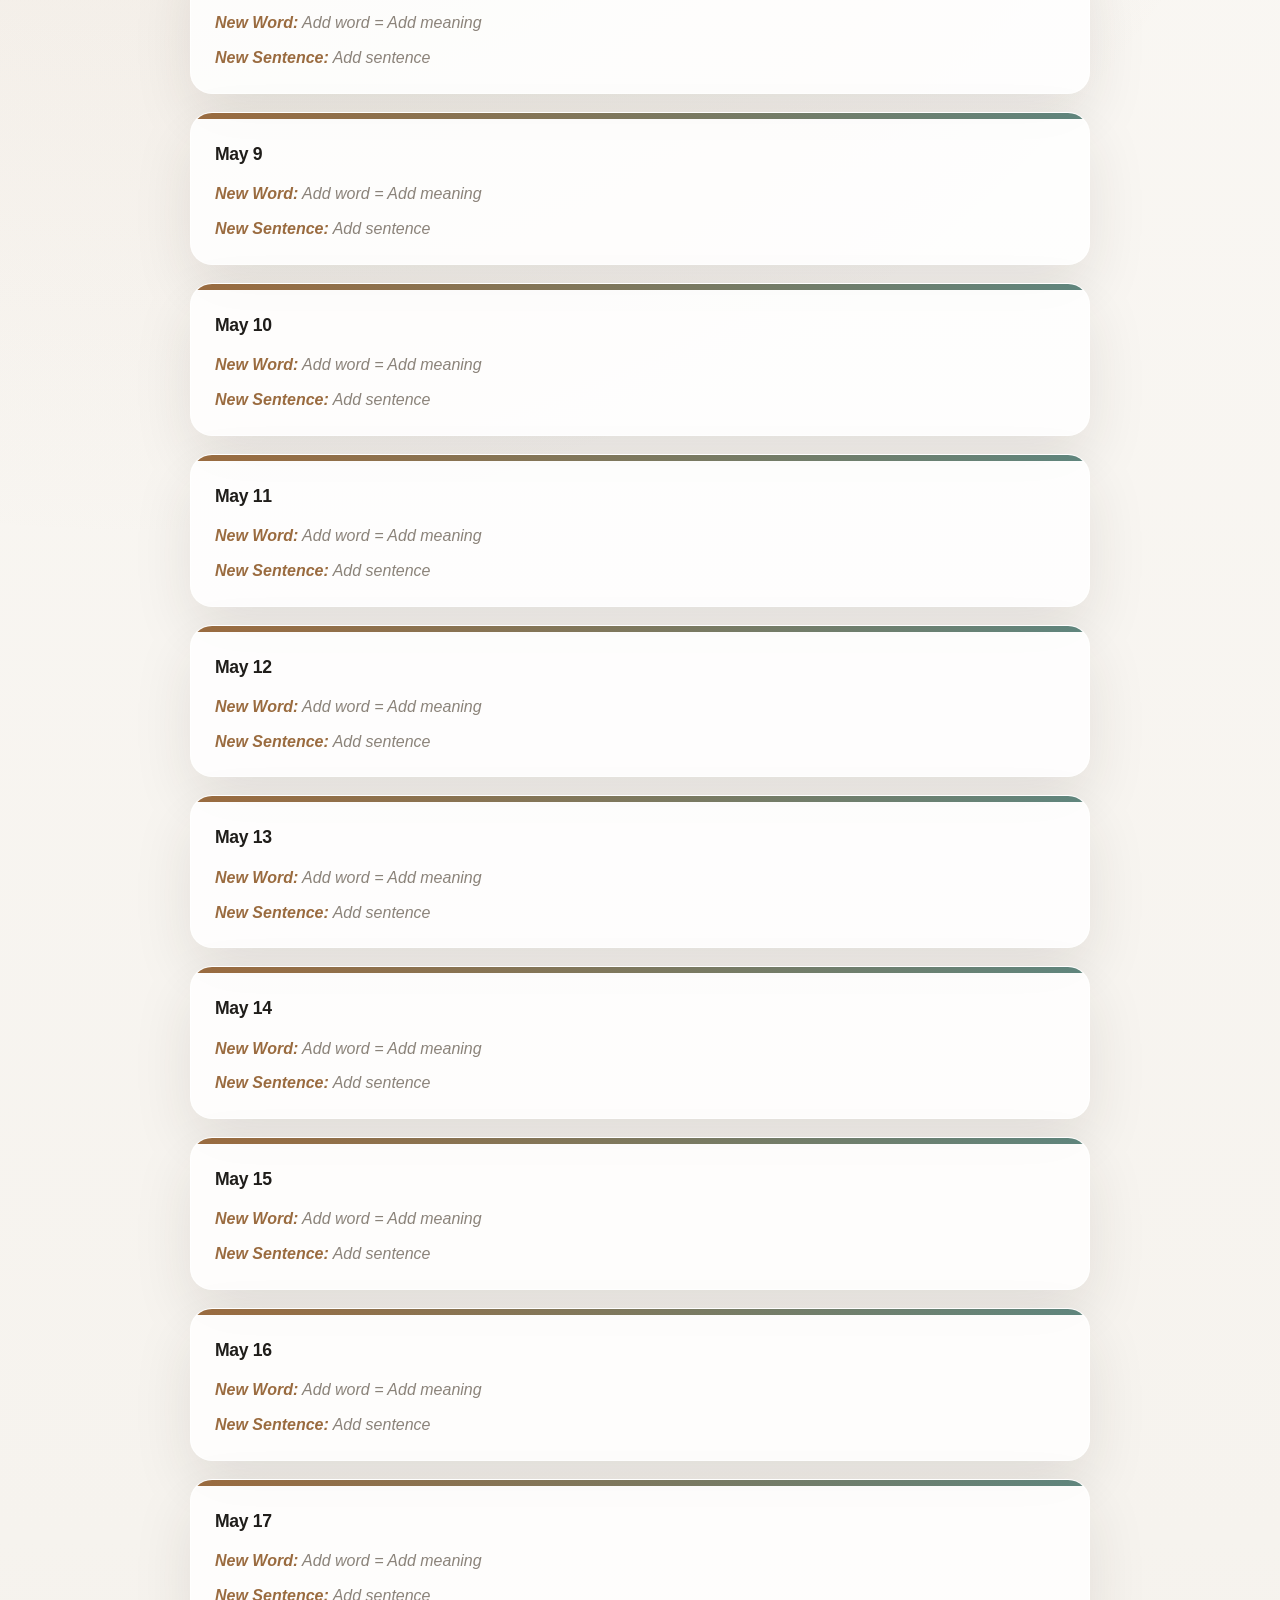
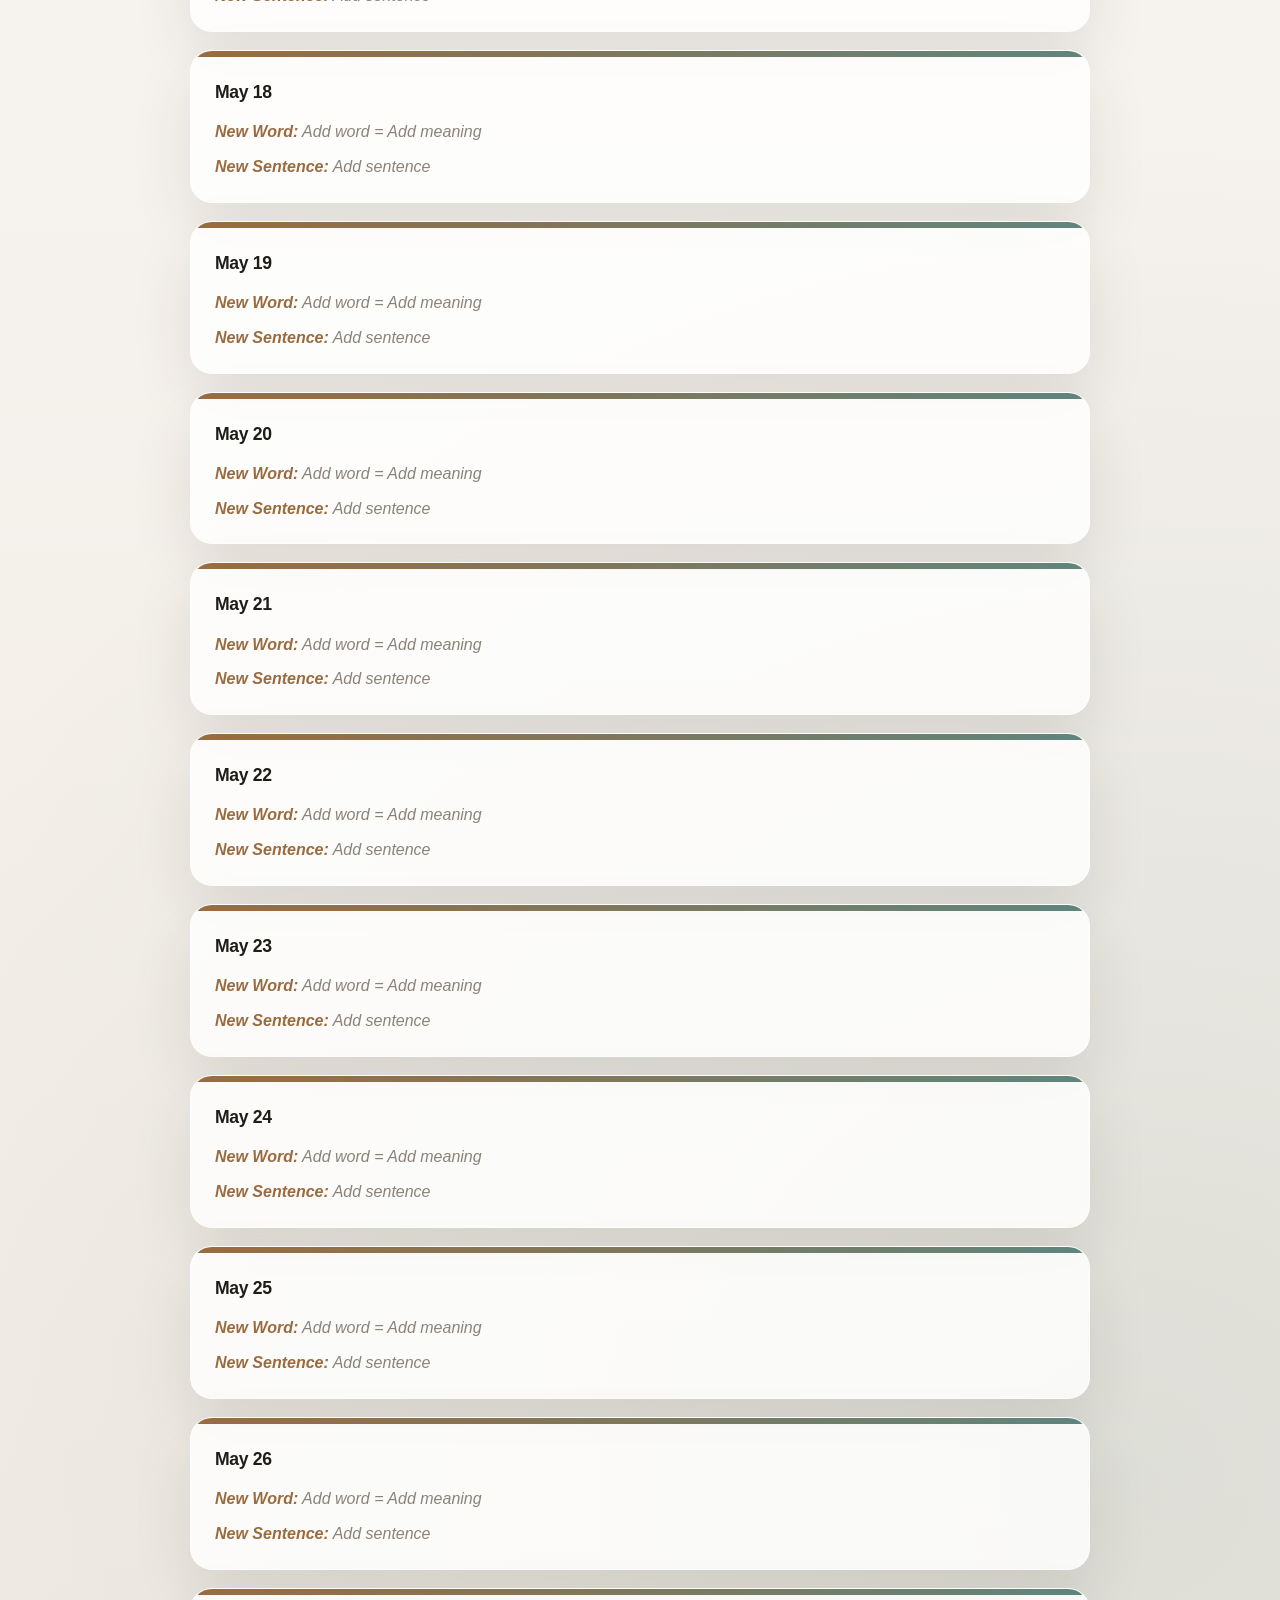
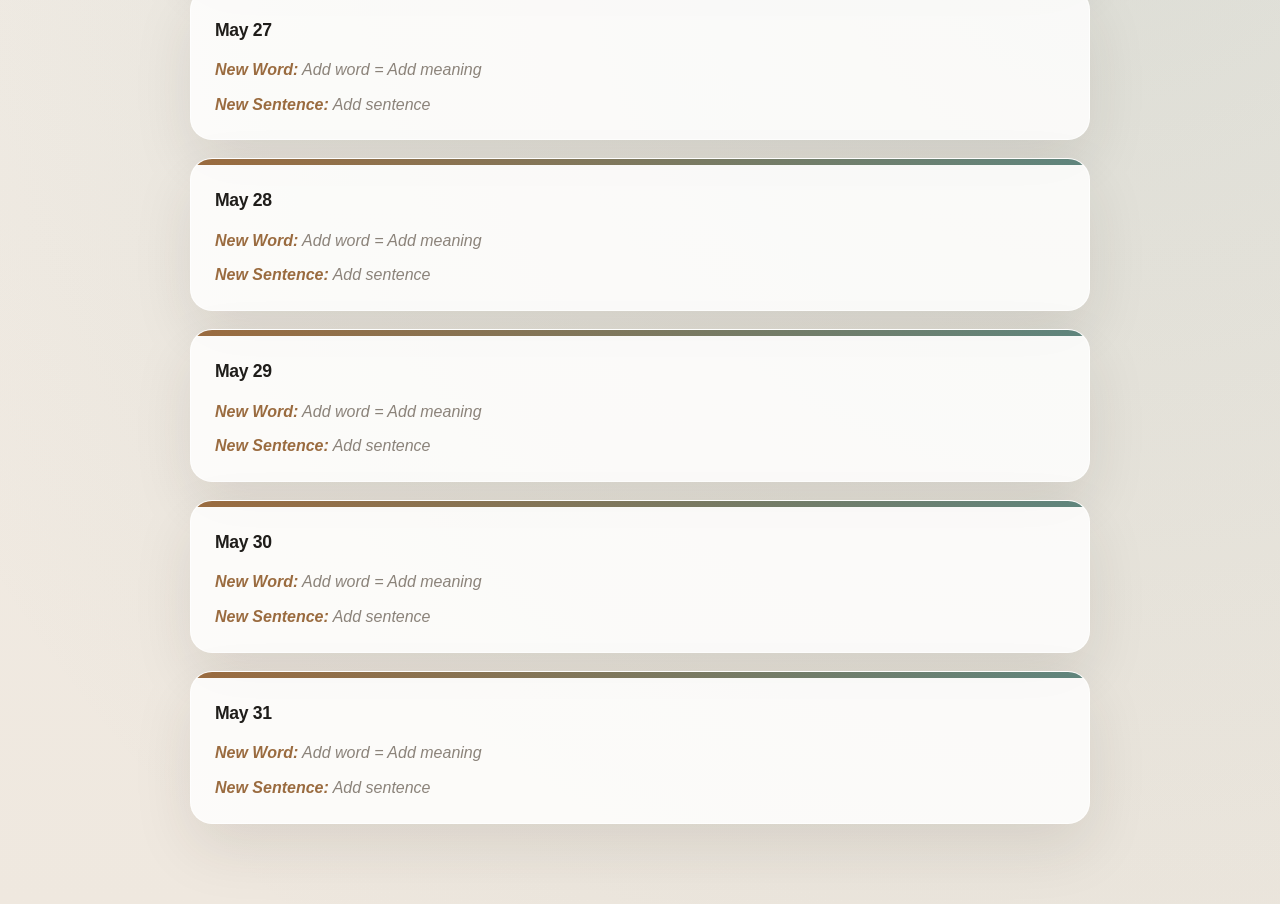
<file: May-2026.html>
<!DOCTYPE html>
<html lang="en">
<head>
  <meta charset="UTF-8" />
  <meta name="viewport" content="width=device-width, initial-scale=1.0" />
  <title>May 2026 — Diction</title>
  <meta name="description" content="May 2026 entries in Diction." />
  <link rel="stylesheet" href="style.css" />
</head>
<body class="month-page">
  <div class="background-orb orb-one"></div>
  <div class="background-orb orb-two"></div>

  <main class="month-shell">
    <div class="topbar">
      <a class="back-link" href="index.html">← Back to Diction</a>
    </div>

    <section class="month-hero">
      <div class="month-tag">Monthly Archive</div>
      <h1 class="month-title">May 2026</h1>
      <p class="month-description">
        A continuing archive of words, meanings, and sentences gathered through May.
      </p>
    </section>

    <section class="entries">  
      
      <article class="entry-card">
        <div class="entry-topline"></div>
        <div class="entry-body">
          <h2 class="entry-date">May 1</h2>
          <span class="entry-label">New Word:</span>
            Jaded
            <span class="entry-separator">=</span>
            (Adj.) Another word for 'tired' but like emotionally tired, not impesed because seen or heard so many times. 
        </p>
          <p class="entry-line">
            <span class="entry-label">New Sentence:</span>
          A looming atmosphere that forebodes the trappings of this town as well as each character arc.
        </p>
        </div>
      </article>
      
      <article class="entry-card">
        <div class="entry-topline"></div>
        <div class="entry-body">
          <h2 class="entry-date">May 2</h2>
          <p class="entry-line placeholder"><span class="entry-label">New Word:</span> Add word = Add meaning</p>
          <p class="entry-line placeholder"><span class="entry-label">New Sentence:</span> Add sentence</p>
        </div>
      </article>

      <article class="entry-card">
        <div class="entry-topline"></div>
        <div class="entry-body">
          <h2 class="entry-date">May 3</h2>
          <p class="entry-line placeholder"><span class="entry-label">New Word:</span> Add word = Add meaning</p>
          <p class="entry-line placeholder"><span class="entry-label">New Sentence:</span> Add sentence</p>
        </div>
      </article>

      <article class="entry-card">
        <div class="entry-topline"></div>
        <div class="entry-body">
          <h2 class="entry-date">May 4</h2>
          <p class="entry-line placeholder"><span class="entry-label">New Word:</span> Add word = Add meaning</p>
          <p class="entry-line placeholder"><span class="entry-label">New Sentence:</span> Add sentence</p>
        </div>
      </article>

      <article class="entry-card">
        <div class="entry-topline"></div>
        <div class="entry-body">
          <h2 class="entry-date">May 5</h2>
          <p class="entry-line placeholder"><span class="entry-label">New Word:</span> Add word = Add meaning</p>
          <p class="entry-line placeholder"><span class="entry-label">New Sentence:</span> Add sentence</p>
        </div>
      </article>

      <article class="entry-card">
        <div class="entry-topline"></div>
        <div class="entry-body">
          <h2 class="entry-date">May 6</h2>
          <p class="entry-line placeholder"><span class="entry-label">New Word:</span> Add word = Add meaning</p>
          <p class="entry-line placeholder"><span class="entry-label">New Sentence:</span> Add sentence</p>
        </div>
      </article>

      <article class="entry-card">
        <div class="entry-topline"></div>
        <div class="entry-body">
          <h2 class="entry-date">May 7</h2>
          <p class="entry-line placeholder"><span class="entry-label">New Word:</span> Add word = Add meaning</p>
          <p class="entry-line placeholder"><span class="entry-label">New Sentence:</span> Add sentence</p>
        </div>
      </article>

      <article class="entry-card">
        <div class="entry-topline"></div>
        <div class="entry-body">
          <h2 class="entry-date">May 8</h2>
          <p class="entry-line placeholder"><span class="entry-label">New Word:</span> Add word = Add meaning</p>
          <p class="entry-line placeholder"><span class="entry-label">New Sentence:</span> Add sentence</p>
        </div>
      </article>

      <article class="entry-card">
        <div class="entry-topline"></div>
        <div class="entry-body">
          <h2 class="entry-date">May 9</h2>
          <p class="entry-line placeholder"><span class="entry-label">New Word:</span> Add word = Add meaning</p>
          <p class="entry-line placeholder"><span class="entry-label">New Sentence:</span> Add sentence</p>
        </div>
      </article>

      <article class="entry-card">
        <div class="entry-topline"></div>
        <div class="entry-body">
          <h2 class="entry-date">May 10</h2>
          <p class="entry-line placeholder"><span class="entry-label">New Word:</span> Add word = Add meaning</p>
          <p class="entry-line placeholder"><span class="entry-label">New Sentence:</span> Add sentence</p>
        </div>
      </article>

      <article class="entry-card">
        <div class="entry-topline"></div>
        <div class="entry-body">
          <h2 class="entry-date">May 11</h2>
          <p class="entry-line placeholder"><span class="entry-label">New Word:</span> Add word = Add meaning</p>
          <p class="entry-line placeholder"><span class="entry-label">New Sentence:</span> Add sentence</p>
        </div>
      </article>

      <article class="entry-card">
        <div class="entry-topline"></div>
        <div class="entry-body">
          <h2 class="entry-date">May 12</h2>
          <p class="entry-line placeholder"><span class="entry-label">New Word:</span> Add word = Add meaning</p>
          <p class="entry-line placeholder"><span class="entry-label">New Sentence:</span> Add sentence</p>
        </div>
      </article>

      <article class="entry-card">
        <div class="entry-topline"></div>
        <div class="entry-body">
          <h2 class="entry-date">May 13</h2>
          <p class="entry-line placeholder"><span class="entry-label">New Word:</span> Add word = Add meaning</p>
          <p class="entry-line placeholder"><span class="entry-label">New Sentence:</span> Add sentence</p>
        </div>
      </article>

      <article class="entry-card">
        <div class="entry-topline"></div>
        <div class="entry-body">
          <h2 class="entry-date">May 14</h2>
          <p class="entry-line placeholder"><span class="entry-label">New Word:</span> Add word = Add meaning</p>
          <p class="entry-line placeholder"><span class="entry-label">New Sentence:</span> Add sentence</p>
        </div>
      </article>

      <article class="entry-card">
        <div class="entry-topline"></div>
        <div class="entry-body">
          <h2 class="entry-date">May 15</h2>
          <p class="entry-line placeholder"><span class="entry-label">New Word:</span> Add word = Add meaning</p>
          <p class="entry-line placeholder"><span class="entry-label">New Sentence:</span> Add sentence</p>
        </div>
      </article>

      <article class="entry-card">
        <div class="entry-topline"></div>
        <div class="entry-body">
          <h2 class="entry-date">May 16</h2>
          <p class="entry-line placeholder"><span class="entry-label">New Word:</span> Add word = Add meaning</p>
          <p class="entry-line placeholder"><span class="entry-label">New Sentence:</span> Add sentence</p>
        </div>
      </article>

      <article class="entry-card">
        <div class="entry-topline"></div>
        <div class="entry-body">
          <h2 class="entry-date">May 17</h2>
          <p class="entry-line placeholder"><span class="entry-label">New Word:</span> Add word = Add meaning</p>
          <p class="entry-line placeholder"><span class="entry-label">New Sentence:</span> Add sentence</p>
        </div>
      </article>

      <article class="entry-card">
        <div class="entry-topline"></div>
        <div class="entry-body">
          <h2 class="entry-date">May 18</h2>
          <p class="entry-line placeholder"><span class="entry-label">New Word:</span> Add word = Add meaning</p>
          <p class="entry-line placeholder"><span class="entry-label">New Sentence:</span> Add sentence</p>
        </div>
      </article>

      <article class="entry-card">
        <div class="entry-topline"></div>
        <div class="entry-body">
          <h2 class="entry-date">May 19</h2>
          <p class="entry-line placeholder"><span class="entry-label">New Word:</span> Add word = Add meaning</p>
          <p class="entry-line placeholder"><span class="entry-label">New Sentence:</span> Add sentence</p>
        </div>
      </article>

      <article class="entry-card">
        <div class="entry-topline"></div>
        <div class="entry-body">
          <h2 class="entry-date">May 20</h2>
          <p class="entry-line placeholder"><span class="entry-label">New Word:</span> Add word = Add meaning</p>
          <p class="entry-line placeholder"><span class="entry-label">New Sentence:</span> Add sentence</p>
        </div>
      </article>

      <article class="entry-card">
        <div class="entry-topline"></div>
        <div class="entry-body">
          <h2 class="entry-date">May 21</h2>
          <p class="entry-line placeholder"><span class="entry-label">New Word:</span> Add word = Add meaning</p>
          <p class="entry-line placeholder"><span class="entry-label">New Sentence:</span> Add sentence</p>
        </div>
      </article>

      <article class="entry-card">
        <div class="entry-topline"></div>
        <div class="entry-body">
          <h2 class="entry-date">May 22</h2>
          <p class="entry-line placeholder"><span class="entry-label">New Word:</span> Add word = Add meaning</p>
          <p class="entry-line placeholder"><span class="entry-label">New Sentence:</span> Add sentence</p>
        </div>
      </article>

      <article class="entry-card">
        <div class="entry-topline"></div>
        <div class="entry-body">
          <h2 class="entry-date">May 23</h2>
          <p class="entry-line placeholder"><span class="entry-label">New Word:</span> Add word = Add meaning</p>
          <p class="entry-line placeholder"><span class="entry-label">New Sentence:</span> Add sentence</p>
        </div>
      </article>

      <article class="entry-card">
        <div class="entry-topline"></div>
        <div class="entry-body">
          <h2 class="entry-date">May 24</h2>
          <p class="entry-line placeholder"><span class="entry-label">New Word:</span> Add word = Add meaning</p>
          <p class="entry-line placeholder"><span class="entry-label">New Sentence:</span> Add sentence</p>
        </div>
      </article>

      <article class="entry-card">
        <div class="entry-topline"></div>
        <div class="entry-body">
          <h2 class="entry-date">May 25</h2>
          <p class="entry-line placeholder"><span class="entry-label">New Word:</span> Add word = Add meaning</p>
          <p class="entry-line placeholder"><span class="entry-label">New Sentence:</span> Add sentence</p>
        </div>
      </article>

      <article class="entry-card">
        <div class="entry-topline"></div>
        <div class="entry-body">
          <h2 class="entry-date">May 26</h2>
          <p class="entry-line placeholder"><span class="entry-label">New Word:</span> Add word = Add meaning</p>
          <p class="entry-line placeholder"><span class="entry-label">New Sentence:</span> Add sentence</p>
        </div>
      </article>

      <article class="entry-card">
        <div class="entry-topline"></div>
        <div class="entry-body">
          <h2 class="entry-date">May 27</h2>
          <p class="entry-line placeholder"><span class="entry-label">New Word:</span> Add word = Add meaning</p>
          <p class="entry-line placeholder"><span class="entry-label">New Sentence:</span> Add sentence</p>
        </div>
      </article>

      <article class="entry-card">
        <div class="entry-topline"></div>
        <div class="entry-body">
          <h2 class="entry-date">May 28</h2>
          <p class="entry-line placeholder"><span class="entry-label">New Word:</span> Add word = Add meaning</p>
          <p class="entry-line placeholder"><span class="entry-label">New Sentence:</span> Add sentence</p>
        </div>
      </article>

      <article class="entry-card">
        <div class="entry-topline"></div>
        <div class="entry-body">
          <h2 class="entry-date">May 29</h2>
          <p class="entry-line placeholder"><span class="entry-label">New Word:</span> Add word = Add meaning</p>
          <p class="entry-line placeholder"><span class="entry-label">New Sentence:</span> Add sentence</p>
        </div>
      </article>

      <article class="entry-card">
        <div class="entry-topline"></div>
        <div class="entry-body">
          <h2 class="entry-date">May 30</h2>
          <p class="entry-line placeholder"><span class="entry-label">New Word:</span> Add word = Add meaning</p>
          <p class="entry-line placeholder"><span class="entry-label">New Sentence:</span> Add sentence</p>
        </div>
      </article>

      <article class="entry-card">
        <div class="entry-topline"></div>
        <div class="entry-body">
          <h2 class="entry-date">May 31</h2>
          <p class="entry-line placeholder"><span class="entry-label">New Word:</span> Add word = Add meaning</p>
          <p class="entry-line placeholder"><span class="entry-label">New Sentence:</span> Add sentence</p>
        </div>
      </article>

    </section>
  </main>
</body>
</html>
</file>
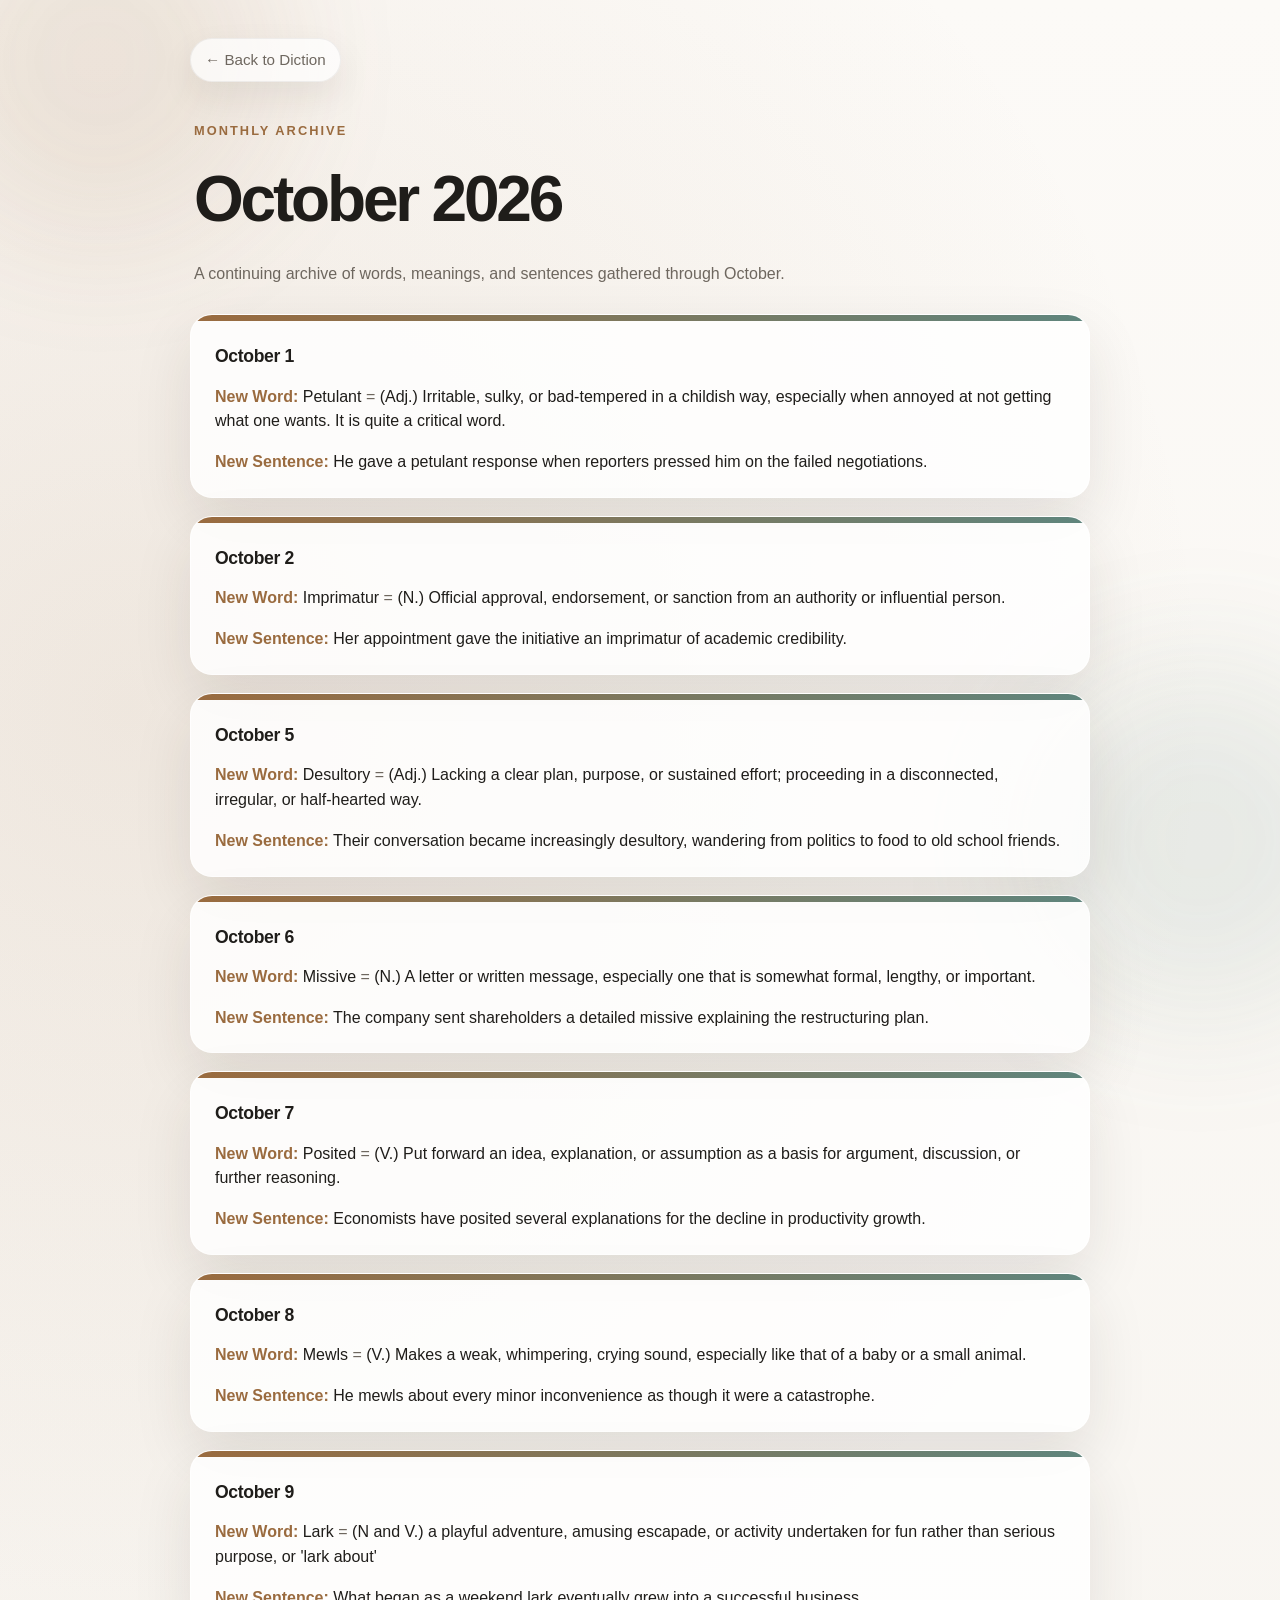
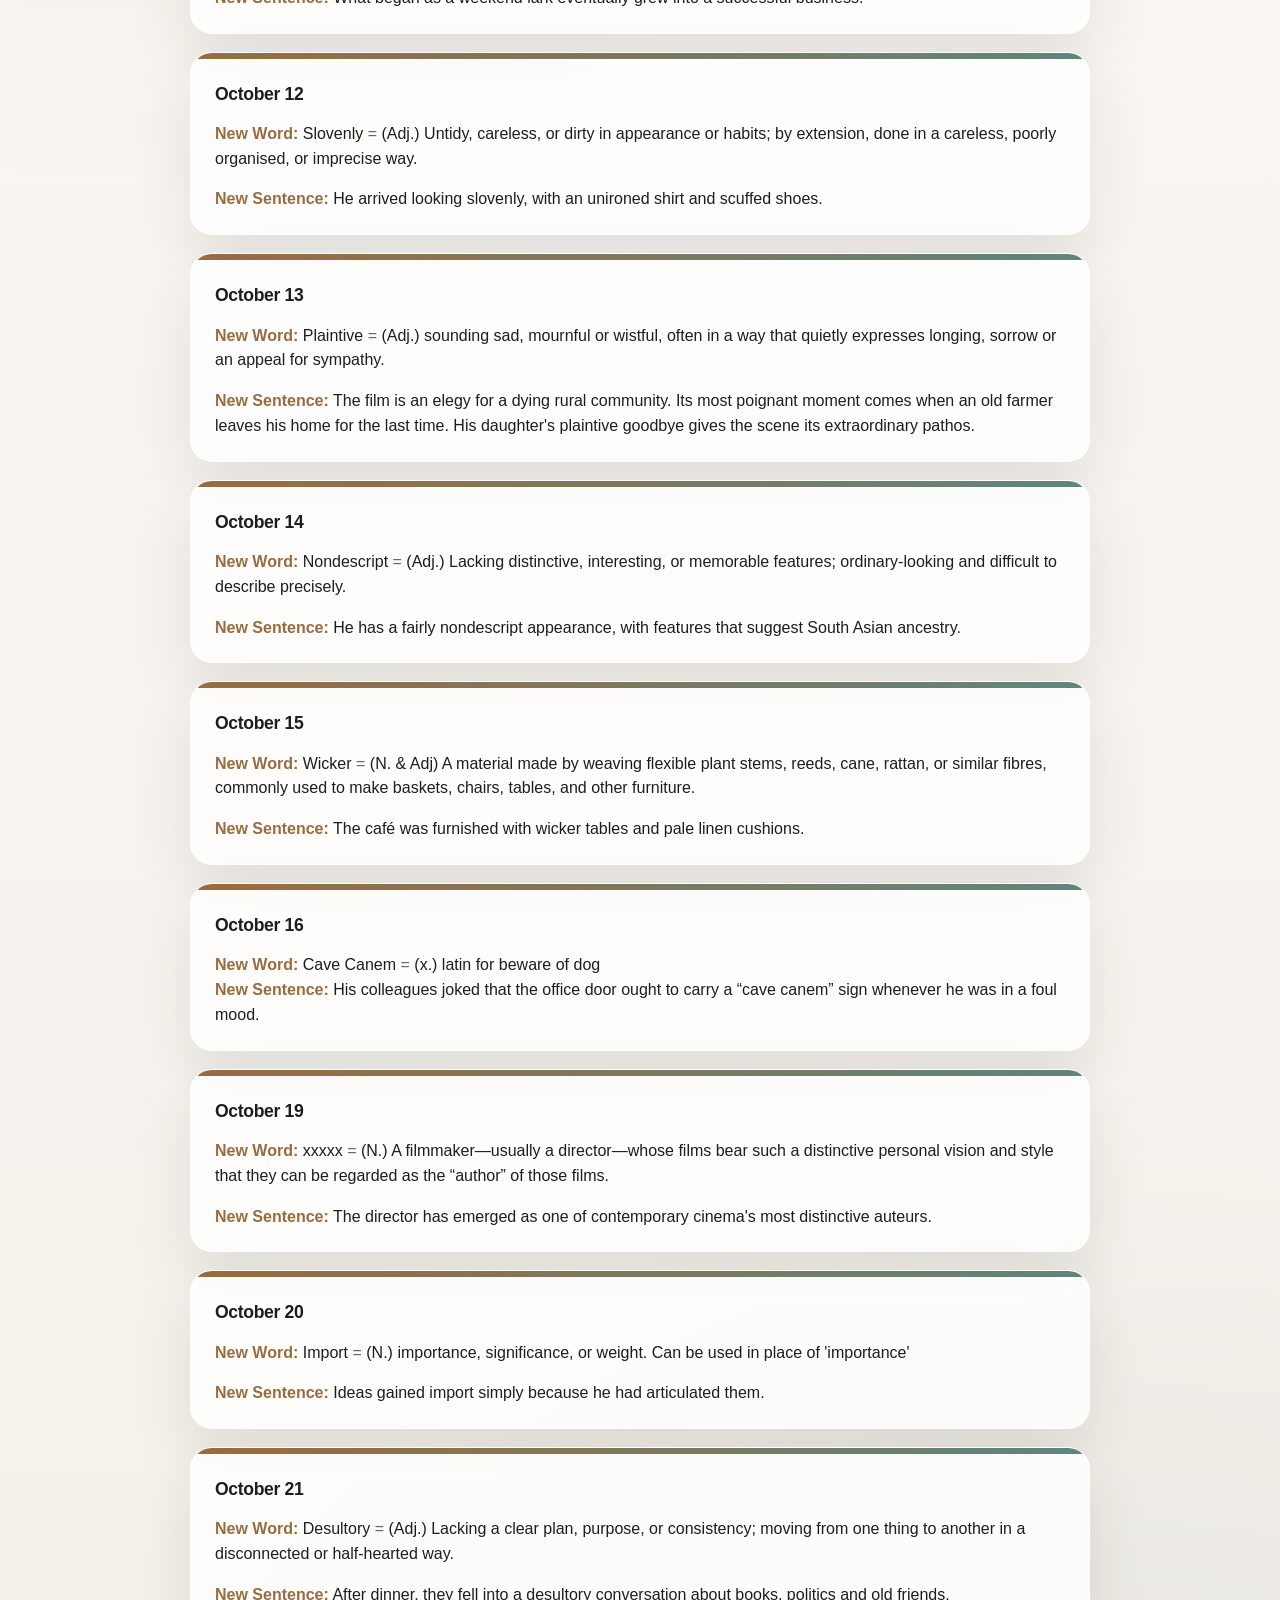
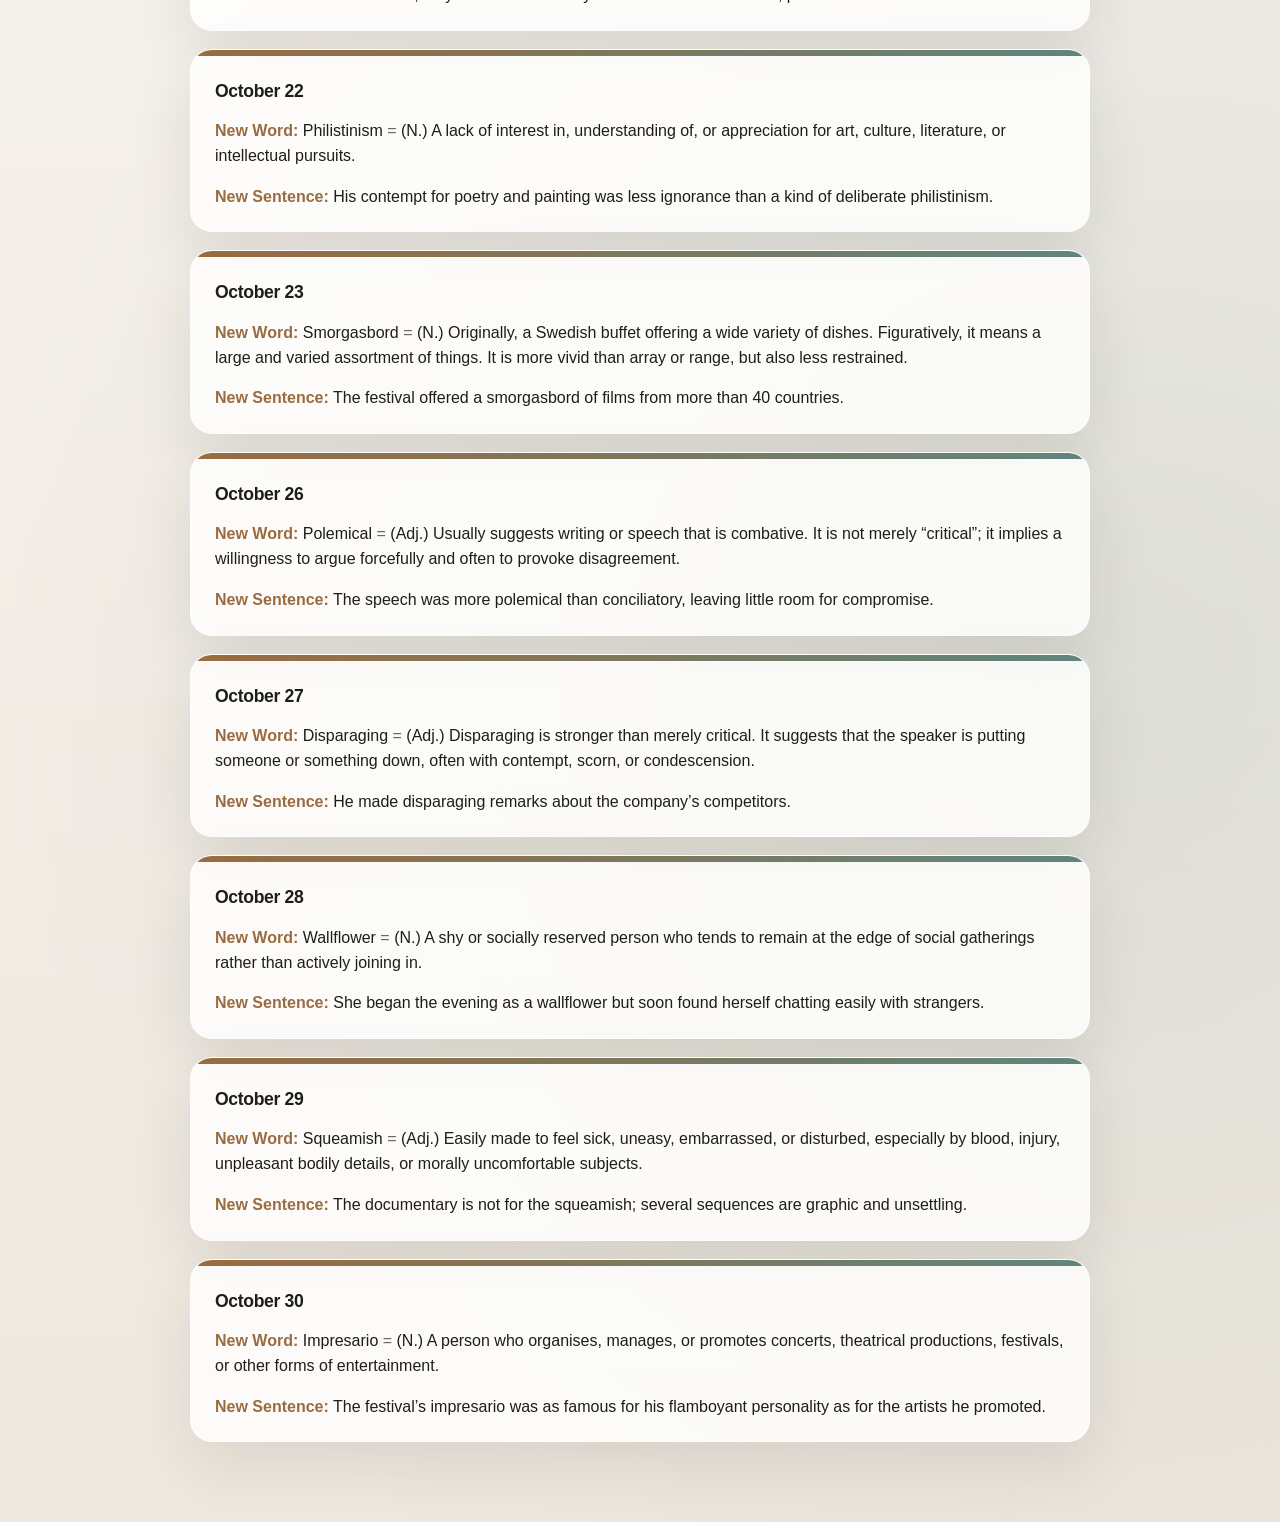
<file: october-2026.html>
<!DOCTYPE html>
<html lang="en">
<head>
  <meta charset="UTF-8" />
  <meta name="viewport" content="width=device-width, initial-scale=1.0" />
  <title>October 2026 — Diction</title>
  <meta name="description" content="October 2026 entries in Diction." />
  <link rel="stylesheet" href="style.css" />
</head>
<body class="month-page">
  <div class="background-orb orb-one"></div>
  <div class="background-orb orb-two"></div>

  <main class="month-shell">
    <div class="topbar">
      <a class="back-link" href="index.html">← Back to Diction</a>
    </div>

    <section class="month-hero">
      <div class="month-tag">Monthly Archive</div>
      <h1 class="month-title">October 2026</h1>
      <p class="month-description">
        A continuing archive of words, meanings, and sentences gathered through October.
      </p>
    </section>

    <section class="entries">  

<article class="entry-card">
        <div class="entry-topline"></div>
        <div class="entry-body">
          <h2 class="entry-date">October 1</h2>
          <span class="entry-label">New Word:</span>
            Petulant
            <span class="entry-separator">=</span>
            (Adj.) Irritable, sulky, or bad-tempered in a childish way, especially when annoyed at not getting what one wants. It is quite a critical word.
        </p>
          <p class="entry-line">
            <span class="entry-label">New Sentence:</span>
          He gave a petulant response when reporters pressed him on the failed negotiations. 
        </p>
        </div>
      </article>

      <article class="entry-card">
        <div class="entry-topline"></div>
        <div class="entry-body">
          <h2 class="entry-date">October 2</h2>
          <span class="entry-label">New Word:</span>
            Imprimatur
            <span class="entry-separator">=</span>
            (N.) Official approval, endorsement, or sanction from an authority or influential person.   
        </p>
          <p class="entry-line">
            <span class="entry-label">New Sentence:</span>
          Her appointment gave the initiative an imprimatur of academic credibility. 
        </p>
        </div>
      </article>


<article class="entry-card">
        <div class="entry-topline"></div>
        <div class="entry-body">
          <h2 class="entry-date">October 5</h2>
          <span class="entry-label">New Word:</span>
            Desultory
            <span class="entry-separator">=</span>
            (Adj.) Lacking a clear plan, purpose, or sustained effort; proceeding in a disconnected, irregular, or half-hearted way.
        </p>
          <p class="entry-line">
            <span class="entry-label">New Sentence:</span>
          Their conversation became increasingly desultory, wandering from politics to food to old school friends.
        </p>
        </div>
      </article>

<article class="entry-card">
        <div class="entry-topline"></div>
        <div class="entry-body">
          <h2 class="entry-date">October 6</h2>
          <span class="entry-label">New Word:</span>
            Missive
            <span class="entry-separator">=</span>
            (N.) A letter or written message, especially one that is somewhat formal, lengthy, or important. 
        </p>
          <p class="entry-line">
            <span class="entry-label">New Sentence:</span>
          The company sent shareholders a detailed missive explaining the restructuring plan.
        </p>
        </div>
      </article>

<article class="entry-card">
        <div class="entry-topline"></div>
        <div class="entry-body">
          <h2 class="entry-date">October 7</h2>
          <span class="entry-label">New Word:</span>
            Posited
            <span class="entry-separator">=</span>
            (V.) Put forward an idea, explanation, or assumption as a basis for argument, discussion, or further reasoning.
        </p>
          <p class="entry-line">
            <span class="entry-label">New Sentence:</span>
          Economists have posited several explanations for the decline in productivity growth.
        </p>
        </div>
      </article>

<article class="entry-card">
        <div class="entry-topline"></div>
        <div class="entry-body">
          <h2 class="entry-date">October 8</h2>
          <span class="entry-label">New Word:</span>
            Mewls
            <span class="entry-separator">=</span>
            (V.) Makes a weak, whimpering, crying sound, especially like that of a baby or a small animal. 
        </p>
          <p class="entry-line">
            <span class="entry-label">New Sentence:</span>
          He mewls about every minor inconvenience as though it were a catastrophe.
        </p>
        </div>
      </article>

<article class="entry-card">
        <div class="entry-topline"></div>
        <div class="entry-body">
          <h2 class="entry-date">October 9</h2>
          <span class="entry-label">New Word:</span>
            Lark
            <span class="entry-separator">=</span>
            (N and V.) a playful adventure, amusing escapade, or activity undertaken for fun rather than serious purpose, or 'lark about'
        </p>
          <p class="entry-line">
            <span class="entry-label">New Sentence:</span>
          What began as a weekend lark eventually grew into a successful business.
        </p>
        </div>
      </article>

<article class="entry-card">
        <div class="entry-topline"></div>
        <div class="entry-body">
          <h2 class="entry-date">October 12</h2>
          <span class="entry-label">New Word:</span>
            Slovenly
            <span class="entry-separator">=</span>
            (Adj.) Untidy, careless, or dirty in appearance or habits; by extension, done in a careless, poorly organised, or imprecise way.
        </p>
          <p class="entry-line">
            <span class="entry-label">New Sentence:</span>
          He arrived looking slovenly, with an unironed shirt and scuffed shoes.
        </p>
        </div>
      </article>

<article class="entry-card">
        <div class="entry-topline"></div>
        <div class="entry-body">
          <h2 class="entry-date">October 13</h2>
          <span class="entry-label">New Word:</span>
            Plaintive
            <span class="entry-separator">=</span>
            (Adj.) sounding sad, mournful or wistful, often in a way that quietly expresses longing, sorrow or an appeal for sympathy. 
        </p>
          <p class="entry-line">
            <span class="entry-label">New Sentence:</span>
          The film is an elegy for a dying rural community. Its most poignant moment comes when an old farmer leaves his home for the last time. His daughter's plaintive goodbye gives the scene its extraordinary pathos.
        </p>
        </div>
      </article>

<article class="entry-card">
        <div class="entry-topline"></div>
        <div class="entry-body">
          <h2 class="entry-date">October 14</h2>
          <span class="entry-label">New Word:</span>
            Nondescript
            <span class="entry-separator">=</span>
            (Adj.) Lacking distinctive, interesting, or memorable features; ordinary-looking and difficult to describe precisely. 
        </p>
          <p class="entry-line">
            <span class="entry-label">New Sentence:</span>
          He has a fairly nondescript appearance, with features that suggest South Asian ancestry.
        </p>
        </div>
      </article>

<article class="entry-card">
        <div class="entry-topline"></div>
        <div class="entry-body">
          <h2 class="entry-date">October 15</h2>
          <span class="entry-label">New Word:</span>
            Wicker
            <span class="entry-separator">=</span>
            (N. & Adj) A material made by weaving flexible plant stems, reeds, cane, rattan, or similar fibres, commonly used to make baskets, chairs, tables, and other furniture. 
        </p>
          <p class="entry-line">
            <span class="entry-label">New Sentence:</span>
          The café was furnished with wicker tables and pale linen cushions.
        </p>
        </div>
      </article>

<article class="entry-card">
        <div class="entry-topline"></div>
        <div class="entry-body">
          <h2 class="entry-date">October 16</h2>
          <span class="entry-label">New Word:</span>
            Cave Canem
            <span class="entry-separator">=</span>
            (x.) latin for beware of dog
          <p class="entry-line">
            <span class="entry-label">New Sentence:</span>
           His colleagues joked that the office door ought to carry a “cave canem” sign whenever he was in a foul mood.
        </p>
        </div>
      </article>

<article class="entry-card">
        <div class="entry-topline"></div>
        <div class="entry-body">
          <h2 class="entry-date">October 19</h2>
          <span class="entry-label">New Word:</span>
            xxxxx
            <span class="entry-separator">=</span>
            (N.) A filmmaker—usually a director—whose films bear such a distinctive personal vision and style that they can be regarded as the “author” of those films.
        </p>
          <p class="entry-line">
            <span class="entry-label">New Sentence:</span>
         The director has emerged as one of contemporary cinema's most distinctive auteurs. 
        </p>
        </div>
      </article>

      
      <article class="entry-card">
        <div class="entry-topline"></div>
        <div class="entry-body">
          <h2 class="entry-date">October 20</h2>
          <span class="entry-label">New Word:</span>
            Import
            <span class="entry-separator">=</span>
            (N.) importance, significance, or weight. Can be used in place of 'importance'
        </p>
          <p class="entry-line">
            <span class="entry-label">New Sentence:</span>
           Ideas gained import simply because he had articulated them.
        </p>
        </div>
      </article>
      
      <article class="entry-card">
        <div class="entry-topline"></div>
        <div class="entry-body">
          <h2 class="entry-date">October 21</h2>
          <span class="entry-label">New Word:</span>
            Desultory
            <span class="entry-separator">=</span>
            (Adj.) Lacking a clear plan, purpose, or consistency; moving from one thing to another in a disconnected or half-hearted way. 
        </p>
          <p class="entry-line">
            <span class="entry-label">New Sentence:</span>
          After dinner, they fell into a desultory conversation about books, politics and old friends.
        </p>
        </div>
      </article>

      <article class="entry-card">
        <div class="entry-topline"></div>
        <div class="entry-body">
          <h2 class="entry-date">October 22</h2>
          <span class="entry-label">New Word:</span>
            Philistinism
            <span class="entry-separator">=</span>
            (N.) A lack of interest in, understanding of, or appreciation for art, culture, literature, or intellectual pursuits. 
        </p>
          <p class="entry-line">
            <span class="entry-label">New Sentence:</span>
          His contempt for poetry and painting was less ignorance than a kind of deliberate philistinism.
        </p>
        </div>
      </article>

      <article class="entry-card">
        <div class="entry-topline"></div>
        <div class="entry-body">
          <h2 class="entry-date">October 23</h2>
          <span class="entry-label">New Word:</span>
            Smorgasbord
            <span class="entry-separator">=</span>
            (N.) Originally, a Swedish buffet offering a wide variety of dishes. Figuratively, it means a large and varied assortment of things. It is more vivid than array or range, but also less restrained.
        </p>
          <p class="entry-line">
            <span class="entry-label">New Sentence:</span>
          The festival offered a smorgasbord of films from more than 40 countries.
        </p>
        </div>
      </article>

      <article class="entry-card">
        <div class="entry-topline"></div>
        <div class="entry-body">
          <h2 class="entry-date">October 26</h2>
          <span class="entry-label">New Word:</span>
            Polemical
            <span class="entry-separator">=</span>
            (Adj.) Usually suggests writing or speech that is combative. It is not merely “critical”; it implies a willingness to argue forcefully and often to provoke disagreement.
        </p>
          <p class="entry-line">
            <span class="entry-label">New Sentence:</span>
          The speech was more polemical than conciliatory, leaving little room for compromise.
        </p>
        </div>
      </article>

      <article class="entry-card">
        <div class="entry-topline"></div>
        <div class="entry-body">
          <h2 class="entry-date">October 27</h2>
          <span class="entry-label">New Word:</span>
            Disparaging
            <span class="entry-separator">=</span>
            (Adj.) Disparaging is stronger than merely critical. It suggests that the speaker is putting someone or something down, often with contempt, scorn, or condescension.
        </p>
          <p class="entry-line">
            <span class="entry-label">New Sentence:</span>
          He made disparaging remarks about the company’s competitors.
        </p>
        </div>
      </article>

      <article class="entry-card">
        <div class="entry-topline"></div>
        <div class="entry-body">
          <h2 class="entry-date">October 28</h2>
          <span class="entry-label">New Word:</span>
            Wallflower
            <span class="entry-separator">=</span>
            (N.) A shy or socially reserved person who tends to remain at the edge of social gatherings rather than actively joining in.
        </p>
          <p class="entry-line">
            <span class="entry-label">New Sentence:</span>
          She began the evening as a wallflower but soon found herself chatting easily with strangers.
        </p>
        </div>
      </article>

      
      <article class="entry-card">
        <div class="entry-topline"></div>
        <div class="entry-body">
          <h2 class="entry-date">October 29</h2>
          <span class="entry-label">New Word:</span>
            Squeamish
            <span class="entry-separator">=</span>
            (Adj.) Easily made to feel sick, uneasy, embarrassed, or disturbed, especially by blood, injury, unpleasant bodily details, or morally uncomfortable subjects.   
        </p>
          <p class="entry-line">
            <span class="entry-label">New Sentence:</span>
          The documentary is not for the squeamish; several sequences are graphic and unsettling.
          </p>
        </div>
      </article>


         <article class="entry-card">
        <div class="entry-topline"></div>
        <div class="entry-body">
          <h2 class="entry-date">October 30</h2>
          <span class="entry-label">New Word:</span>
            Impresario
            <span class="entry-separator">=</span>
            (N.) A person who organises, manages, or promotes concerts, theatrical productions, festivals, or other forms of entertainment.   
        </p>
          <p class="entry-line">
            <span class="entry-label">New Sentence:</span>
          The festival’s impresario was as famous for his flamboyant personality as for the artists he promoted.
          </p>
        </div>
      </article>

      
    </section>
  </main>
</body>
</html>
</file>
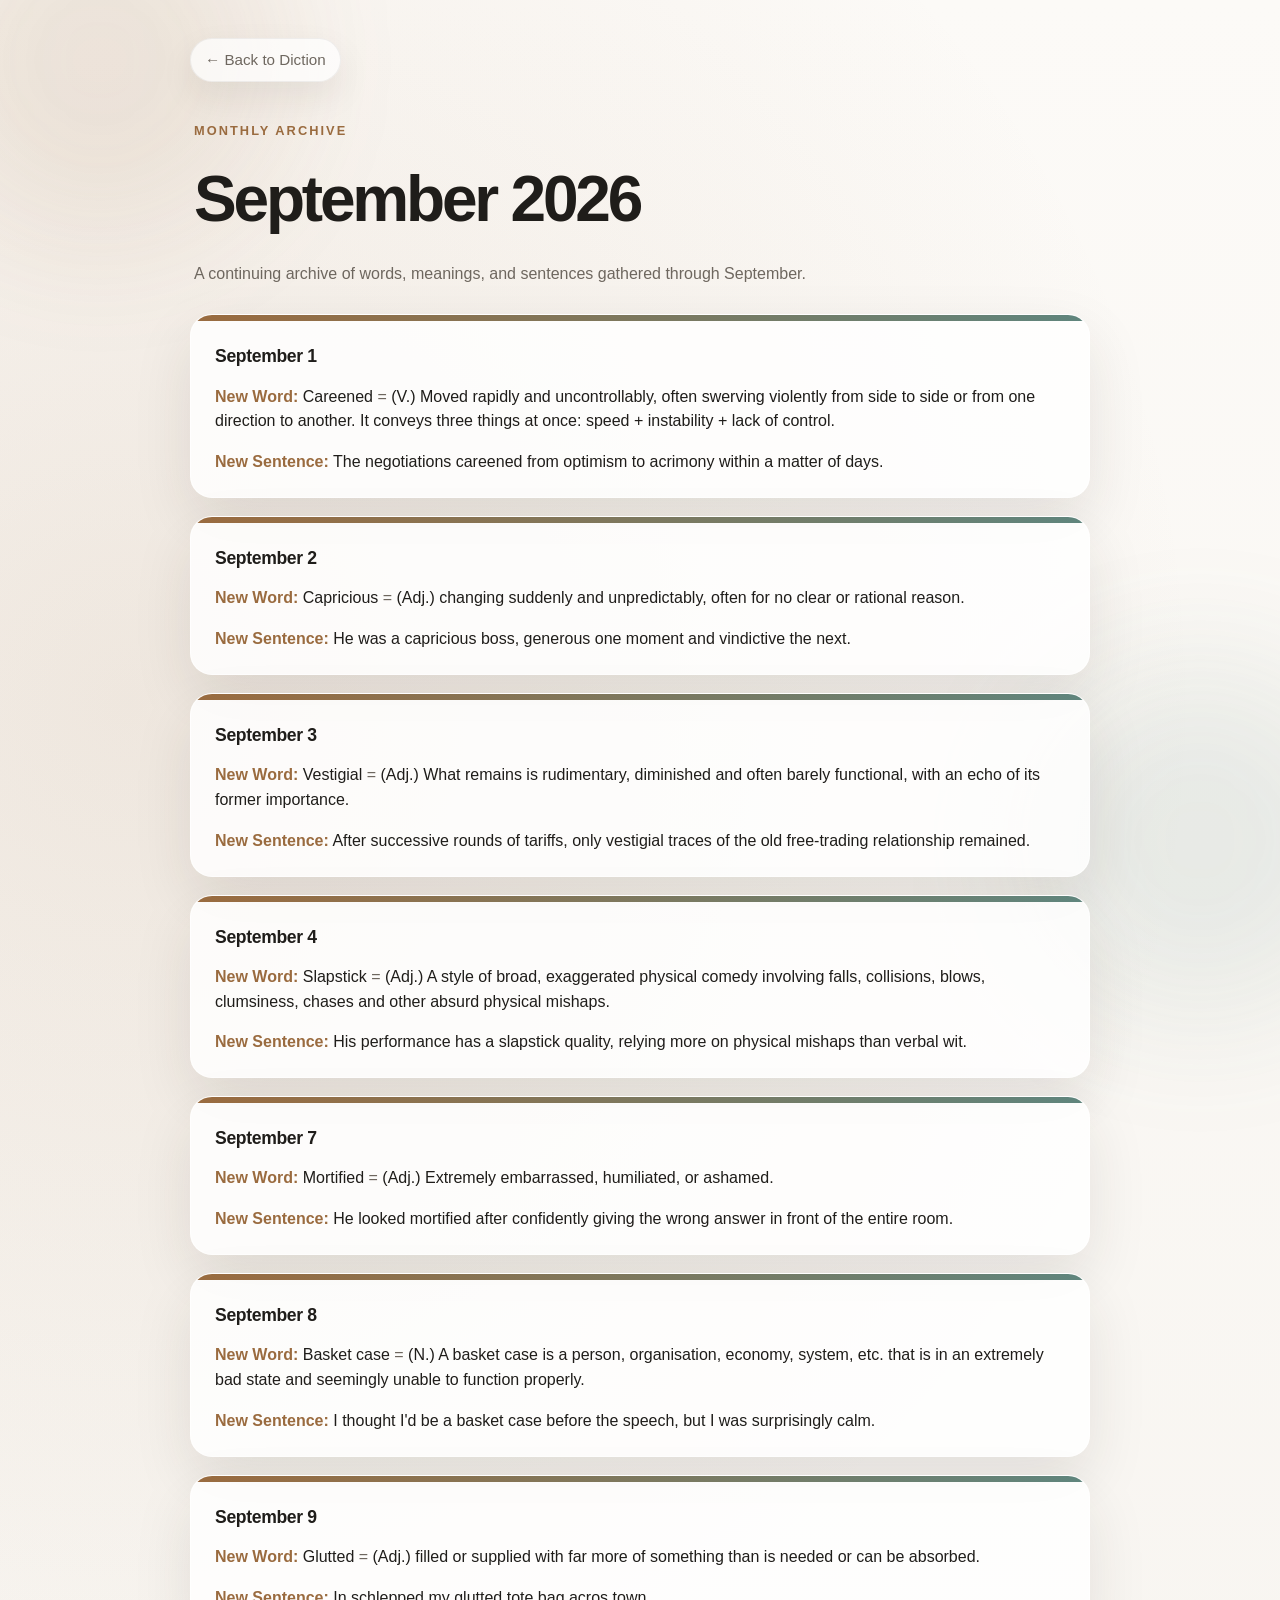
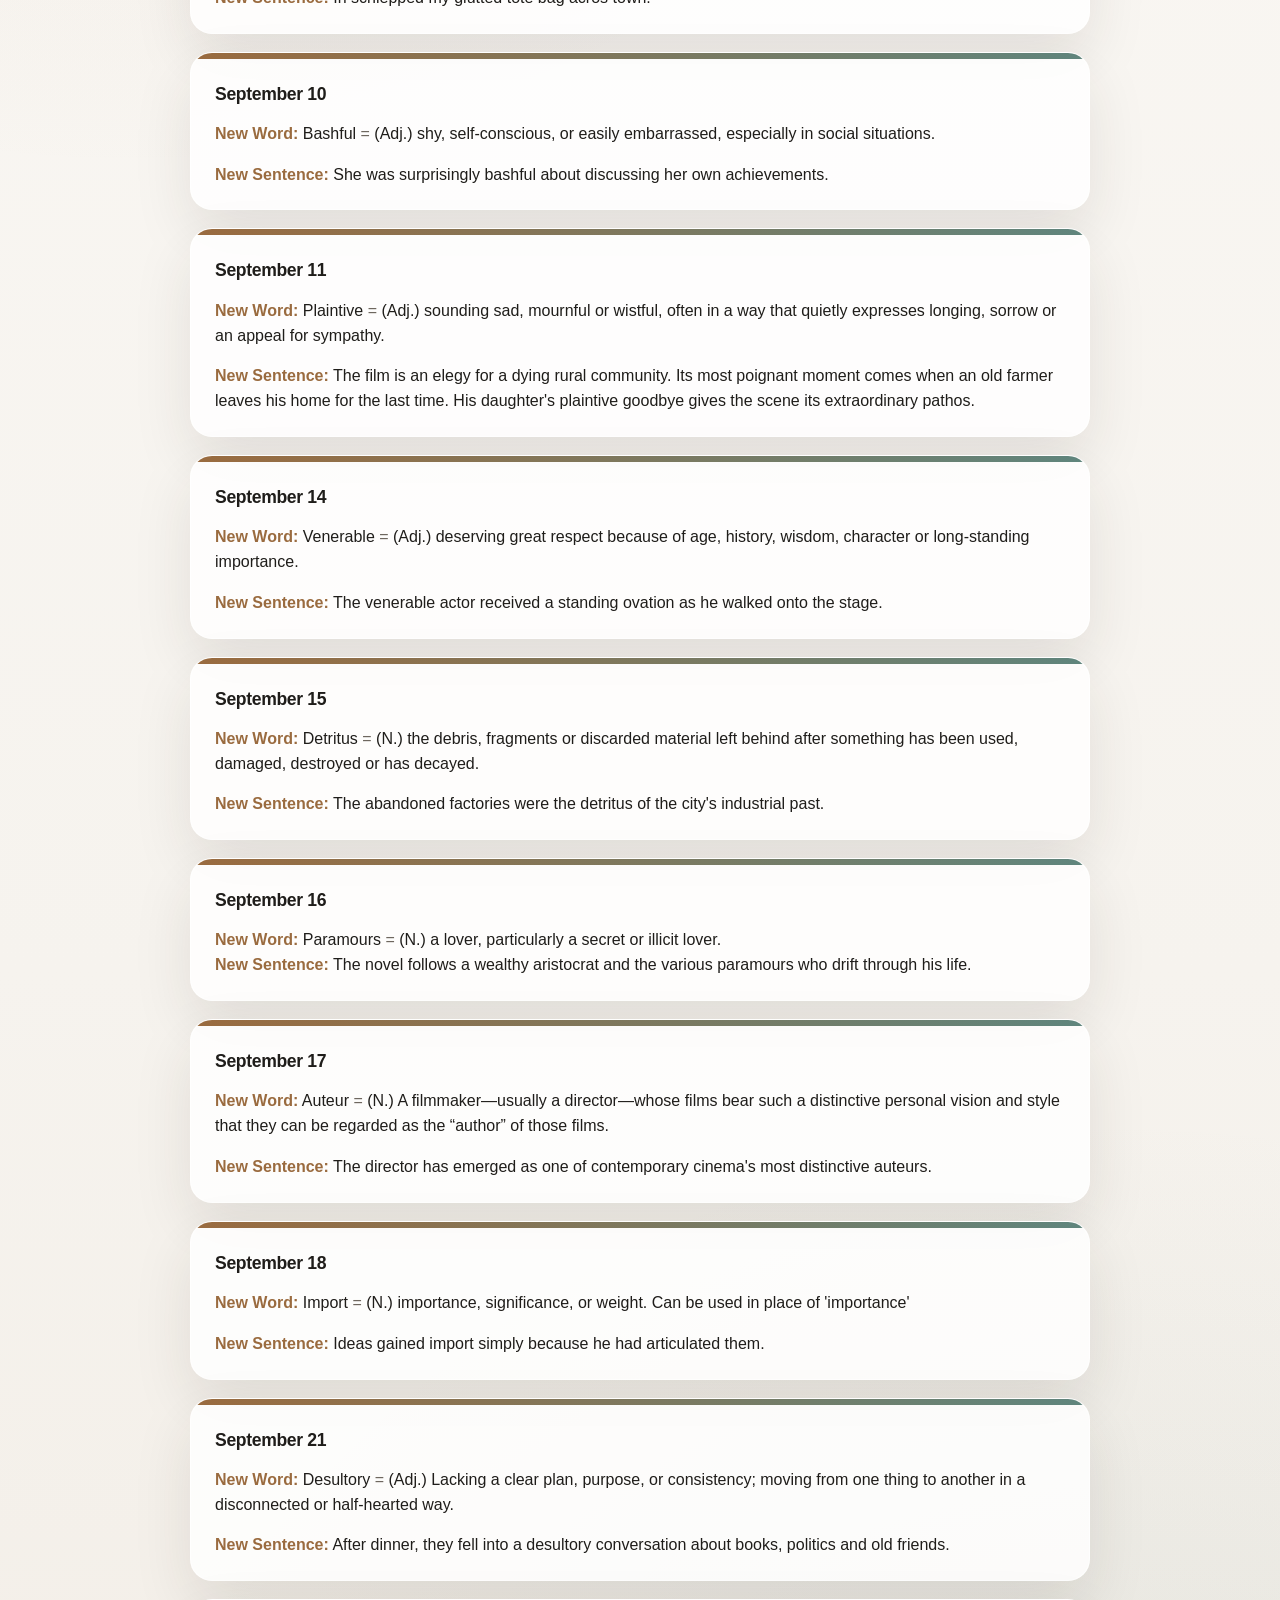
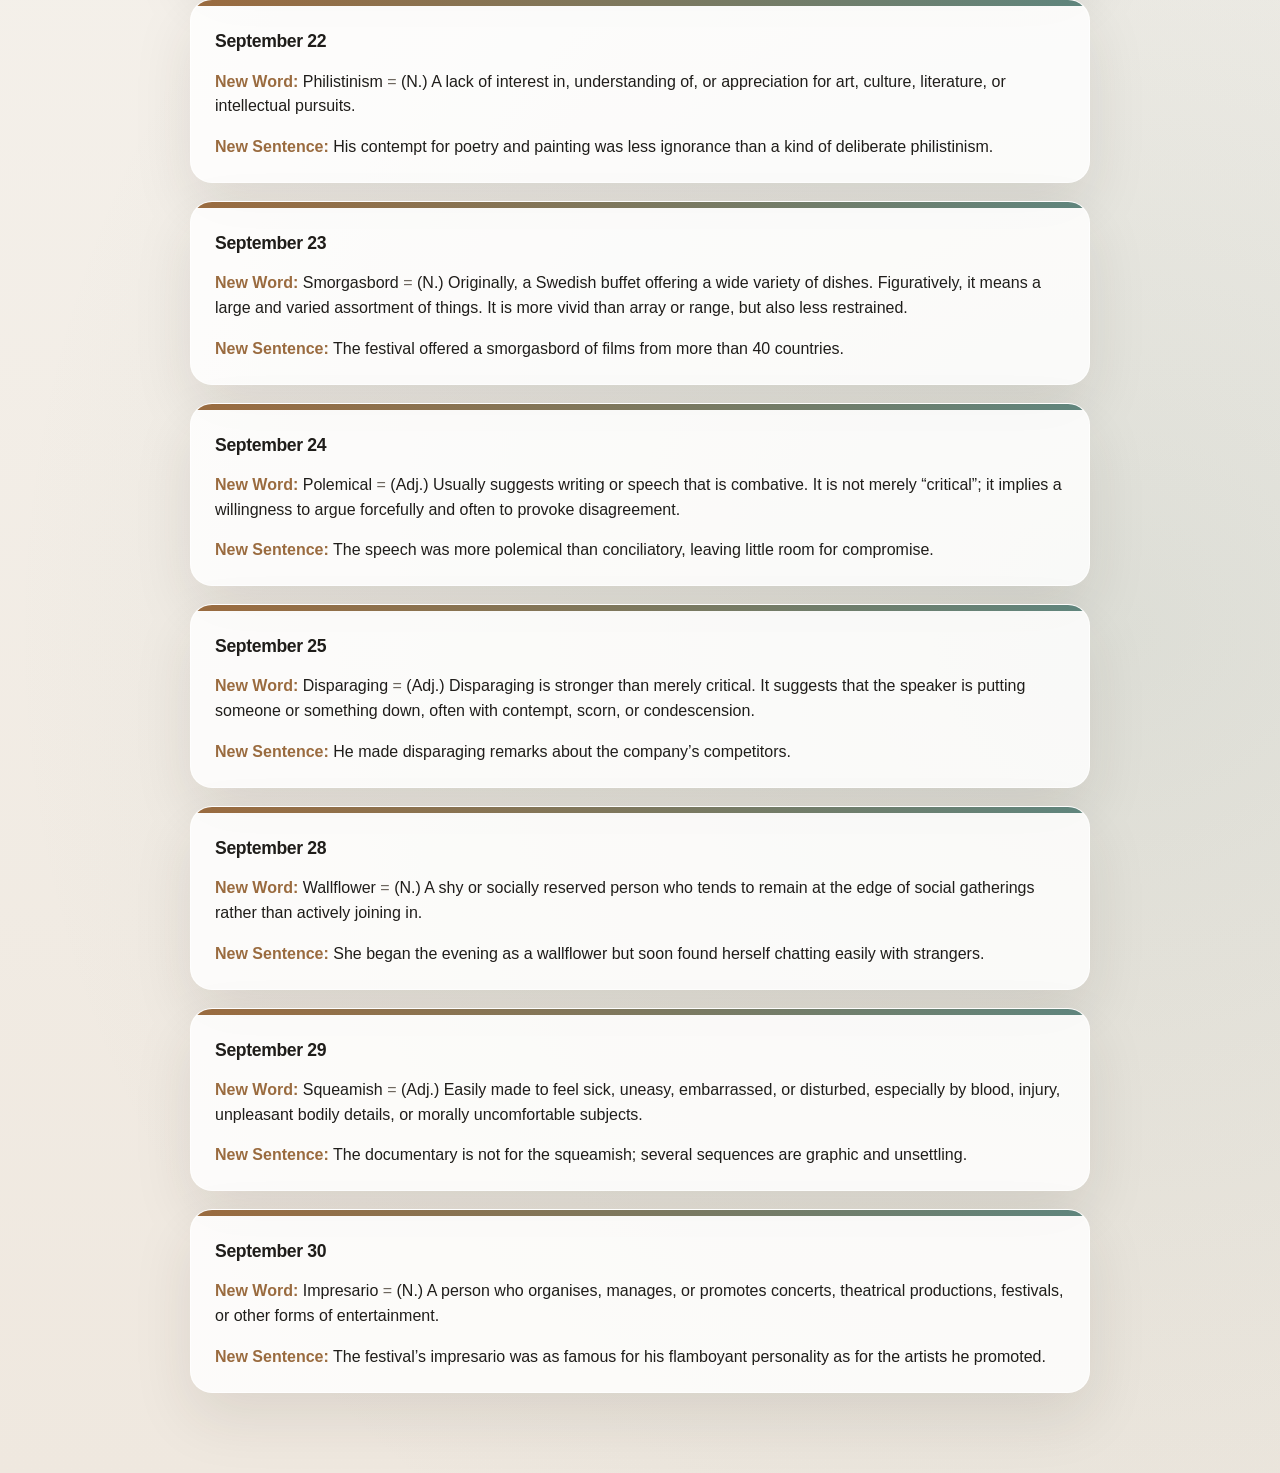
<file: september-2026.html>
<!DOCTYPE html>
<html lang="en">
<head>
  <meta charset="UTF-8" />
  <meta name="viewport" content="width=device-width, initial-scale=1.0" />
  <title>September 2026 — Diction</title>
  <meta name="description" content="September 2026 entries in Diction." />
  <link rel="stylesheet" href="style.css" />
</head>
<body class="month-page">
  <div class="background-orb orb-one"></div>
  <div class="background-orb orb-two"></div>

  <main class="month-shell">
    <div class="topbar">
      <a class="back-link" href="index.html">← Back to Diction</a>
    </div>

    <section class="month-hero">
      <div class="month-tag">Monthly Archive</div>
      <h1 class="month-title">September 2026</h1>
      <p class="month-description">
        A continuing archive of words, meanings, and sentences gathered through September.
      </p>
    </section>

    <section class="entries">  

<article class="entry-card">
        <div class="entry-topline"></div>
        <div class="entry-body">
          <h2 class="entry-date">September 1</h2>
          <span class="entry-label">New Word:</span>
            Careened
            <span class="entry-separator">=</span>
            (V.) Moved rapidly and uncontrollably, often swerving violently from side to side or from one direction to another. It conveys three things at once: speed + instability + lack of control.
        </p>
          <p class="entry-line">
            <span class="entry-label">New Sentence:</span>
          The negotiations careened from optimism to acrimony within a matter of days. 
        </p>
        </div>
      </article>

      <article class="entry-card">
        <div class="entry-topline"></div>
        <div class="entry-body">
          <h2 class="entry-date">September 2</h2>
          <span class="entry-label">New Word:</span>
            Capricious
            <span class="entry-separator">=</span>
            (Adj.) changing suddenly and unpredictably, often for no clear or rational reason.   
        </p>
          <p class="entry-line">
            <span class="entry-label">New Sentence:</span>
          He was a capricious boss, generous one moment and vindictive the next. 
        </p>
        </div>
      </article>


<article class="entry-card">
        <div class="entry-topline"></div>
        <div class="entry-body">
          <h2 class="entry-date">September 3</h2>
          <span class="entry-label">New Word:</span>
            Vestigial
            <span class="entry-separator">=</span>
            (Adj.) What remains is rudimentary, diminished and often barely functional, with an echo of its former importance. 
        </p>
          <p class="entry-line">
            <span class="entry-label">New Sentence:</span>
          After successive rounds of tariffs, only vestigial traces of the old free-trading relationship remained.
        </p>
        </div>
      </article>

<article class="entry-card">
        <div class="entry-topline"></div>
        <div class="entry-body">
          <h2 class="entry-date">September 4</h2>
          <span class="entry-label">New Word:</span>
            Slapstick
            <span class="entry-separator">=</span>
            (Adj.) A style of broad, exaggerated physical comedy involving falls, collisions, blows, clumsiness, chases and other absurd physical mishaps. 
        </p>
          <p class="entry-line">
            <span class="entry-label">New Sentence:</span>
          His performance has a slapstick quality, relying more on physical mishaps than verbal wit.
        </p>
        </div>
      </article>

<article class="entry-card">
        <div class="entry-topline"></div>
        <div class="entry-body">
          <h2 class="entry-date">September 7</h2>
          <span class="entry-label">New Word:</span>
            Mortified
            <span class="entry-separator">=</span>
            (Adj.) Extremely embarrassed, humiliated, or ashamed.
        </p>
          <p class="entry-line">
            <span class="entry-label">New Sentence:</span>
          He looked mortified after confidently giving the wrong answer in front of the entire room.
        </p>
        </div>
      </article>

<article class="entry-card">
        <div class="entry-topline"></div>
        <div class="entry-body">
          <h2 class="entry-date">September 8</h2>
          <span class="entry-label">New Word:</span>
            Basket case
            <span class="entry-separator">=</span>
            (N.) A basket case is a person, organisation, economy, system, etc. that is in an extremely bad state and seemingly unable to function properly. 
        </p>
          <p class="entry-line">
            <span class="entry-label">New Sentence:</span>
          I thought I'd be a basket case before the speech, but I was surprisingly calm.
        </p>
        </div>
      </article>

<article class="entry-card">
        <div class="entry-topline"></div>
        <div class="entry-body">
          <h2 class="entry-date">September 9</h2>
          <span class="entry-label">New Word:</span>
            Glutted
            <span class="entry-separator">=</span>
            (Adj.) filled or supplied with far more of something than is needed or can be absorbed. 
        </p>
          <p class="entry-line">
            <span class="entry-label">New Sentence:</span>
          In schlepped my glutted tote bag acros town.
        </p>
        </div>
      </article>

<article class="entry-card">
        <div class="entry-topline"></div>
        <div class="entry-body">
          <h2 class="entry-date">September 10</h2>
          <span class="entry-label">New Word:</span>
            Bashful
            <span class="entry-separator">=</span>
            (Adj.) shy, self-conscious, or easily embarrassed, especially in social situations. 
        </p>
          <p class="entry-line">
            <span class="entry-label">New Sentence:</span>
          She was surprisingly bashful about discussing her own achievements.
        </p>
        </div>
      </article>

<article class="entry-card">
        <div class="entry-topline"></div>
        <div class="entry-body">
          <h2 class="entry-date">September 11</h2>
          <span class="entry-label">New Word:</span>
            Plaintive
            <span class="entry-separator">=</span>
            (Adj.) sounding sad, mournful or wistful, often in a way that quietly expresses longing, sorrow or an appeal for sympathy. 
        </p>
          <p class="entry-line">
            <span class="entry-label">New Sentence:</span>
          The film is an elegy for a dying rural community. Its most poignant moment comes when an old farmer leaves his home for the last time. His daughter's plaintive goodbye gives the scene its extraordinary pathos.
        </p>
        </div>
      </article>

<article class="entry-card">
        <div class="entry-topline"></div>
        <div class="entry-body">
          <h2 class="entry-date">September 14</h2>
          <span class="entry-label">New Word:</span>
            Venerable
            <span class="entry-separator">=</span>
            (Adj.) deserving great respect because of age, history, wisdom, character or long-standing importance. 
        </p>
          <p class="entry-line">
            <span class="entry-label">New Sentence:</span>
          The venerable actor received a standing ovation as he walked onto the stage.
        </p>
        </div>
      </article>

<article class="entry-card">
        <div class="entry-topline"></div>
        <div class="entry-body">
          <h2 class="entry-date">September 15</h2>
          <span class="entry-label">New Word:</span>
            Detritus
            <span class="entry-separator">=</span>
            (N.) the debris, fragments or discarded material left behind after something has been used, damaged, destroyed or has decayed. 
        </p>
          <p class="entry-line">
            <span class="entry-label">New Sentence:</span>
          The abandoned factories were the detritus of the city's industrial past.
        </p>
        </div>
      </article>

<article class="entry-card">
        <div class="entry-topline"></div>
        <div class="entry-body">
          <h2 class="entry-date">September 16</h2>
          <span class="entry-label">New Word:</span>
            Paramours
            <span class="entry-separator">=</span>
            (N.) a lover, particularly a secret or illicit lover.
          <p class="entry-line">
            <span class="entry-label">New Sentence:</span>
           The novel follows a wealthy aristocrat and the various paramours who drift through his life.
        </p>
        </div>
      </article>

<article class="entry-card">
        <div class="entry-topline"></div>
        <div class="entry-body">
          <h2 class="entry-date">September 17</h2>
          <span class="entry-label">New Word:</span>
            Auteur
            <span class="entry-separator">=</span>
            (N.) A filmmaker—usually a director—whose films bear such a distinctive personal vision and style that they can be regarded as the “author” of those films.
        </p>
          <p class="entry-line">
            <span class="entry-label">New Sentence:</span>
         The director has emerged as one of contemporary cinema's most distinctive auteurs. 
        </p>
        </div>
      </article>

      
      <article class="entry-card">
        <div class="entry-topline"></div>
        <div class="entry-body">
          <h2 class="entry-date">September 18</h2>
          <span class="entry-label">New Word:</span>
            Import
            <span class="entry-separator">=</span>
            (N.) importance, significance, or weight. Can be used in place of 'importance'
        </p>
          <p class="entry-line">
            <span class="entry-label">New Sentence:</span>
           Ideas gained import simply because he had articulated them.
        </p>
        </div>
      </article>
      
      <article class="entry-card">
        <div class="entry-topline"></div>
        <div class="entry-body">
          <h2 class="entry-date">September 21</h2>
          <span class="entry-label">New Word:</span>
            Desultory
            <span class="entry-separator">=</span>
            (Adj.) Lacking a clear plan, purpose, or consistency; moving from one thing to another in a disconnected or half-hearted way. 
        </p>
          <p class="entry-line">
            <span class="entry-label">New Sentence:</span>
          After dinner, they fell into a desultory conversation about books, politics and old friends.
        </p>
        </div>
      </article>

      <article class="entry-card">
        <div class="entry-topline"></div>
        <div class="entry-body">
          <h2 class="entry-date">September 22</h2>
          <span class="entry-label">New Word:</span>
            Philistinism
            <span class="entry-separator">=</span>
            (N.) A lack of interest in, understanding of, or appreciation for art, culture, literature, or intellectual pursuits. 
        </p>
          <p class="entry-line">
            <span class="entry-label">New Sentence:</span>
          His contempt for poetry and painting was less ignorance than a kind of deliberate philistinism.
        </p>
        </div>
      </article>

      <article class="entry-card">
        <div class="entry-topline"></div>
        <div class="entry-body">
          <h2 class="entry-date">September 23</h2>
          <span class="entry-label">New Word:</span>
            Smorgasbord
            <span class="entry-separator">=</span>
            (N.) Originally, a Swedish buffet offering a wide variety of dishes. Figuratively, it means a large and varied assortment of things. It is more vivid than array or range, but also less restrained.
        </p>
          <p class="entry-line">
            <span class="entry-label">New Sentence:</span>
          The festival offered a smorgasbord of films from more than 40 countries.
        </p>
        </div>
      </article>

      <article class="entry-card">
        <div class="entry-topline"></div>
        <div class="entry-body">
          <h2 class="entry-date">September 24</h2>
          <span class="entry-label">New Word:</span>
            Polemical
            <span class="entry-separator">=</span>
            (Adj.) Usually suggests writing or speech that is combative. It is not merely “critical”; it implies a willingness to argue forcefully and often to provoke disagreement.
        </p>
          <p class="entry-line">
            <span class="entry-label">New Sentence:</span>
          The speech was more polemical than conciliatory, leaving little room for compromise.
        </p>
        </div>
      </article>

      <article class="entry-card">
        <div class="entry-topline"></div>
        <div class="entry-body">
          <h2 class="entry-date">September 25</h2>
          <span class="entry-label">New Word:</span>
            Disparaging
            <span class="entry-separator">=</span>
            (Adj.) Disparaging is stronger than merely critical. It suggests that the speaker is putting someone or something down, often with contempt, scorn, or condescension.
        </p>
          <p class="entry-line">
            <span class="entry-label">New Sentence:</span>
          He made disparaging remarks about the company’s competitors.
        </p>
        </div>
      </article>

      <article class="entry-card">
        <div class="entry-topline"></div>
        <div class="entry-body">
          <h2 class="entry-date">September 28</h2>
          <span class="entry-label">New Word:</span>
            Wallflower
            <span class="entry-separator">=</span>
            (N.) A shy or socially reserved person who tends to remain at the edge of social gatherings rather than actively joining in.
        </p>
          <p class="entry-line">
            <span class="entry-label">New Sentence:</span>
          She began the evening as a wallflower but soon found herself chatting easily with strangers.
        </p>
        </div>
      </article>

      
      <article class="entry-card">
        <div class="entry-topline"></div>
        <div class="entry-body">
          <h2 class="entry-date">September 29</h2>
          <span class="entry-label">New Word:</span>
            Squeamish
            <span class="entry-separator">=</span>
            (Adj.) Easily made to feel sick, uneasy, embarrassed, or disturbed, especially by blood, injury, unpleasant bodily details, or morally uncomfortable subjects.   
        </p>
          <p class="entry-line">
            <span class="entry-label">New Sentence:</span>
          The documentary is not for the squeamish; several sequences are graphic and unsettling.
          </p>
        </div>
      </article>


         <article class="entry-card">
        <div class="entry-topline"></div>
        <div class="entry-body">
          <h2 class="entry-date">September 30</h2>
          <span class="entry-label">New Word:</span>
            Impresario
            <span class="entry-separator">=</span>
            (N.) A person who organises, manages, or promotes concerts, theatrical productions, festivals, or other forms of entertainment.   
        </p>
          <p class="entry-line">
            <span class="entry-label">New Sentence:</span>
          The festival’s impresario was as famous for his flamboyant personality as for the artists he promoted.
          </p>
        </div>
      </article>

      
    </section>
  </main>
</body>
</html>
</file>
<file: style.css>
:root {
  --bg: #f6f3ee;
  --bg-deep: #efe8df;
  --surface: rgba(255, 255, 255, 0.78);
  --surface-strong: rgba(255, 255, 255, 0.9);
  --text: #1f1d1a;
  --muted: #6e675f;
  --line: rgba(31, 29, 26, 0.08);

  --bronze: #9a6b3f;
  --bronze-soft: #d8b999;
  --sage: #5f857d;
  --sage-soft: #bfd2cd;

  --shadow-lg: 0 24px 60px rgba(53, 42, 30, 0.10);
  --shadow-md: 0 14px 34px rgba(53, 42, 30, 0.08);
  --radius-xl: 28px;
  --radius-lg: 22px;
  --radius-md: 16px;
  --max-width: 980px;
}

* {
  box-sizing: border-box;
}

html {
  scroll-behavior: smooth;
}

body {
  margin: 0;
  min-height: 100vh;
  color: var(--text);
  font-family: -apple-system, BlinkMacSystemFont, "SF Pro Display", "Segoe UI",
    Roboto, Helvetica, Arial, sans-serif;
  line-height: 1.55;
  background:
    radial-gradient(circle at 10% 15%, rgba(154, 107, 63, 0.12), transparent 26%),
    radial-gradient(circle at 88% 82%, rgba(95, 133, 125, 0.14), transparent 28%),
    linear-gradient(180deg, #fcfaf7 0%, var(--bg) 55%, var(--bg-deep) 100%);
  -webkit-font-smoothing: antialiased;
  text-rendering: optimizeLegibility;
  overflow-x: hidden;
}

.background-orb {
  position: fixed;
  width: 360px;
  height: 360px;
  border-radius: 50%;
  filter: blur(70px);
  pointer-events: none;
  z-index: 0;
  opacity: 0.65;
}

.orb-one {
  top: -120px;
  left: -80px;
  background: rgba(154, 107, 63, 0.18);
}

.orb-two {
  right: -100px;
  bottom: -120px;
  background: rgba(95, 133, 125, 0.18);
}

/* Home page */
.home-page {
  display: flex;
  align-items: center;
  justify-content: center;
  padding: 52px 24px;
}

.home-shell {
  width: 100%;
  max-width: var(--max-width);
  position: relative;
  z-index: 1;
}

.hero-card {
  text-align: center;
  padding: 40px 28px 26px;
}

.hero-kicker {
  margin: 0 0 10px;
  font-size: 0.82rem;
  letter-spacing: 0.18em;
  text-transform: uppercase;
  color: var(--sage);
  font-weight: 700;
}

.site-title {
  margin: 0;
  font-size: clamp(3.3rem, 7vw, 5.8rem);
  font-weight: 700;
  letter-spacing: -0.06em;
}

.site-subtitle {
  margin: 16px auto 0;
  max-width: 640px;
  font-size: 1.07rem;
  color: var(--muted);
}

.archive-panel {
  margin: 26px auto 0;
  max-width: 780px;
  background: var(--surface);
  border: 1px solid rgba(255, 255, 255, 0.65);
  border-radius: var(--radius-xl);
  box-shadow: var(--shadow-lg);
  backdrop-filter: blur(18px);
  padding: 18px;
}

.archive-header {
  padding: 8px 10px 18px;
}

.archive-label {
  display: inline-block;
  font-size: 0.84rem;
  letter-spacing: 0.14em;
  text-transform: uppercase;
  color: var(--bronze);
  font-weight: 700;
}

.month-grid {
  display: grid;
  gap: 14px;
}

.month-card {
  position: relative;
  display: flex;
  align-items: center;
  gap: 18px;
  text-decoration: none;
  color: var(--text);
  background: var(--surface-strong);
  border: 1px solid var(--line);
  border-radius: var(--radius-lg);
  padding: 22px 22px;
  box-shadow: var(--shadow-md);
  transition: transform 0.22s ease, box-shadow 0.22s ease, background 0.22s ease;
  overflow: hidden;
}

.month-card:hover {
  transform: translateY(-2px);
  box-shadow: 0 18px 40px rgba(53, 42, 30, 0.12);
  background: rgba(255, 255, 255, 0.95);
}

.month-card-accent {
  width: 10px;
  align-self: stretch;
  border-radius: 999px;
  flex-shrink: 0;
}

.accent-bronze {
  background: linear-gradient(180deg, var(--bronze), var(--bronze-soft));
}

.accent-sage {
  background: linear-gradient(180deg, var(--sage), var(--sage-soft));
}

.month-card-content {
  flex: 1;
}

.month-card-title {
  font-size: 1.22rem;
  font-weight: 700;
  letter-spacing: -0.02em;
}

.month-card-meta {
  margin-top: 4px;
  font-size: 0.94rem;
  color: var(--muted);
}

.month-card-arrow {
  font-size: 1.2rem;
  color: var(--sage);
  flex-shrink: 0;
}

/* Month page */
.month-page {
  padding: 38px 24px 80px;
}

.month-shell {
  max-width: 900px;
  margin: 0 auto;
  position: relative;
  z-index: 1;
}

.topbar {
  margin-bottom: 26px;
}

.back-link {
  display: inline-flex;
  align-items: center;
  gap: 8px;
  text-decoration: none;
  color: var(--muted);
  background: rgba(255, 255, 255, 0.72);
  border: 1px solid rgba(31, 29, 26, 0.06);
  border-radius: 999px;
  padding: 9px 14px;
  font-size: 0.95rem;
  box-shadow: var(--shadow-md);
}

.back-link:hover {
  color: var(--text);
}

.month-hero {
  margin-bottom: 28px;
  padding: 10px 4px 0;
}

.month-tag {
  display: inline-block;
  margin-bottom: 10px;
  font-size: 0.8rem;
  letter-spacing: 0.16em;
  text-transform: uppercase;
  color: var(--bronze);
  font-weight: 700;
}

.month-title {
  margin: 0;
  font-size: clamp(2.5rem, 5vw, 4.4rem);
  font-weight: 700;
  letter-spacing: -0.05em;
}

.month-description {
  margin: 12px 0 0;
  max-width: 680px;
  color: var(--muted);
  font-size: 1rem;
}

.entries {
  display: grid;
  gap: 18px;
}

.entry-card {
  background: rgba(255, 255, 255, 0.82);
  border: 1px solid rgba(255, 255, 255, 0.7);
  border-radius: var(--radius-lg);
  box-shadow: var(--shadow-lg);
  overflow: hidden;
  position: relative;
}

.entry-topline {
  height: 6px;
  background: linear-gradient(90deg, var(--bronze), var(--sage));
}

.entry-body {
  padding: 22px 24px 22px;
}

.entry-date {
  margin: 0 0 14px;
  font-size: 1.1rem;
  font-weight: 700;
  letter-spacing: -0.02em;
}

.entry-line {
  margin: 0 0 10px;
  font-size: 1rem;
  color: var(--text);
}

.entry-line:last-child {
  margin-bottom: 0;
}

.entry-label {
  font-weight: 700;
  color: var(--bronze);
}

.entry-separator {
  color: var(--muted);
}

.placeholder {
  color: #8b837a;
  font-style: italic;
}

@media (max-width: 640px) {
  .home-page,
  .month-page {
    padding-left: 18px;
    padding-right: 18px;
  }

  .archive-panel {
    padding: 14px;
  }

  .month-card {
    padding: 18px 18px;
  }

  .entry-body {
    padding: 18px 18px 18px;
  }

  .site-subtitle,
  .month-description,
  .entry-line {
    font-size: 0.98rem;
  }
}
</file>
